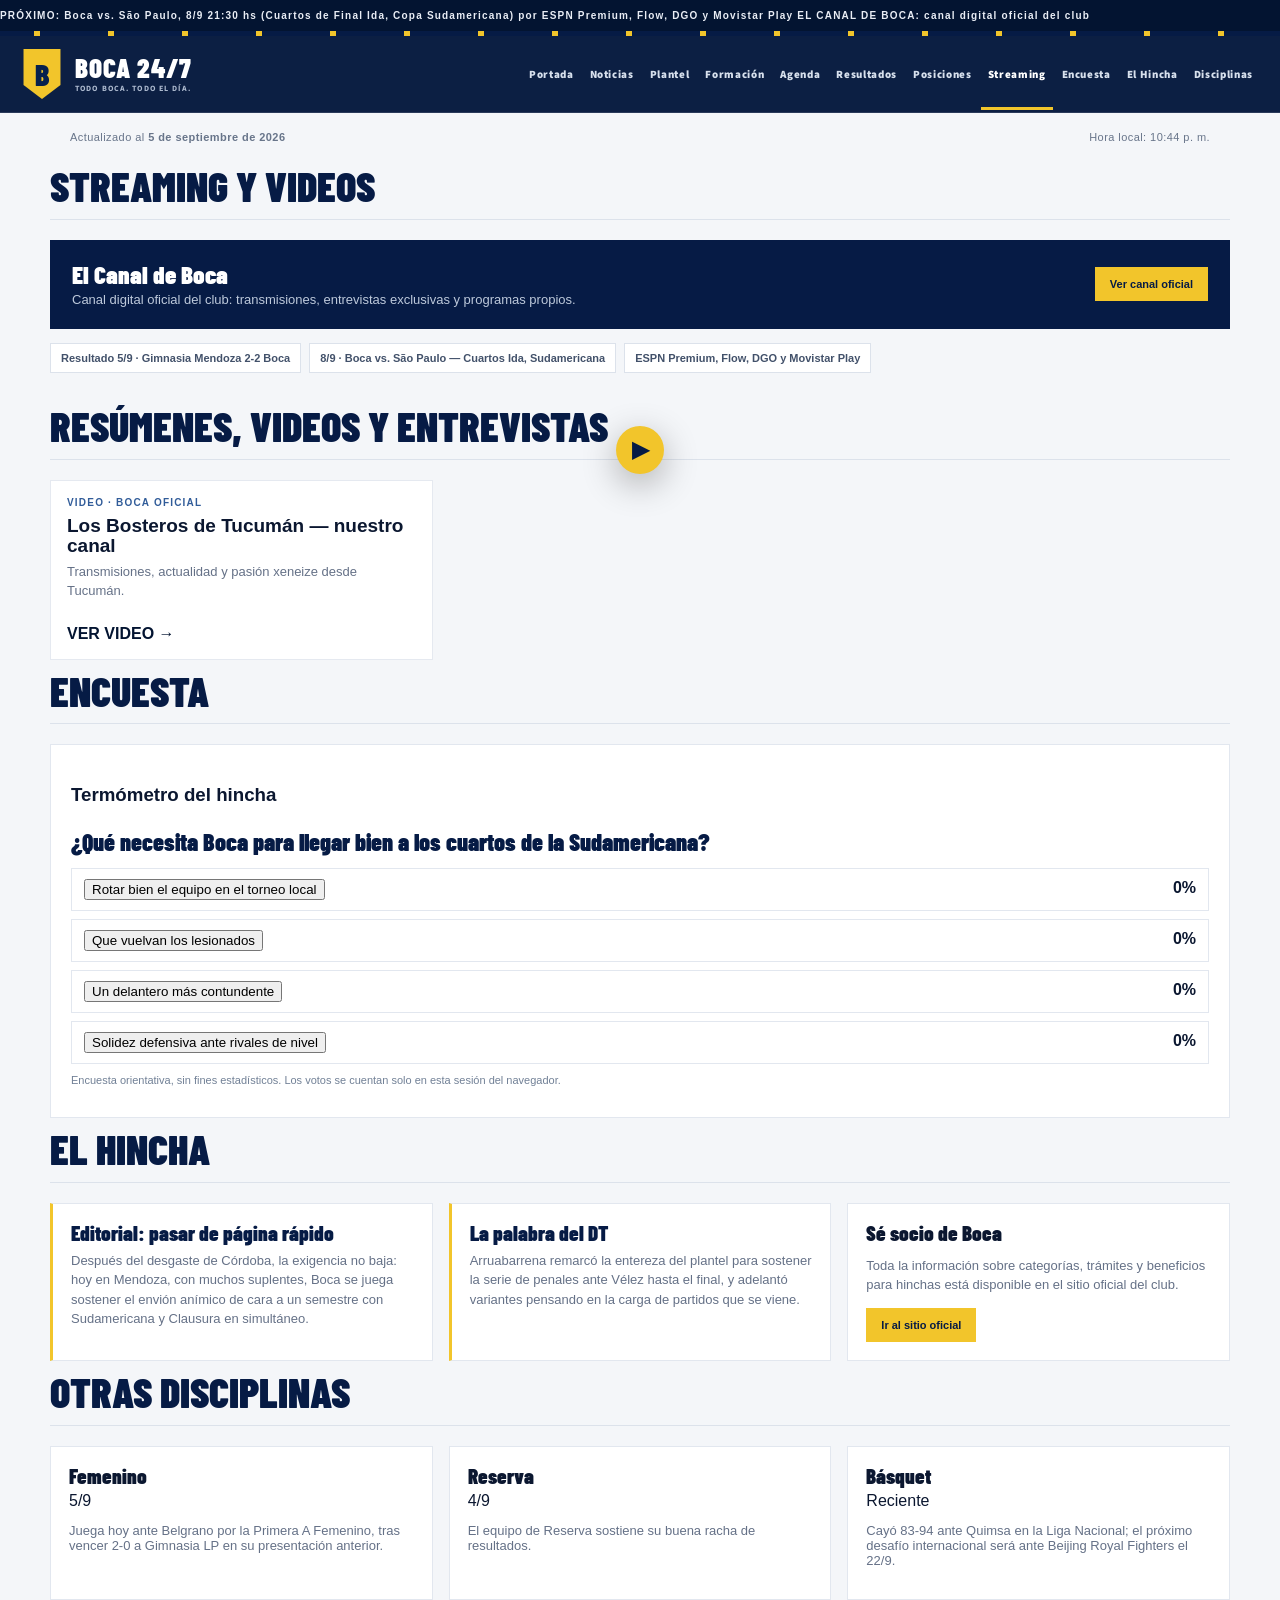
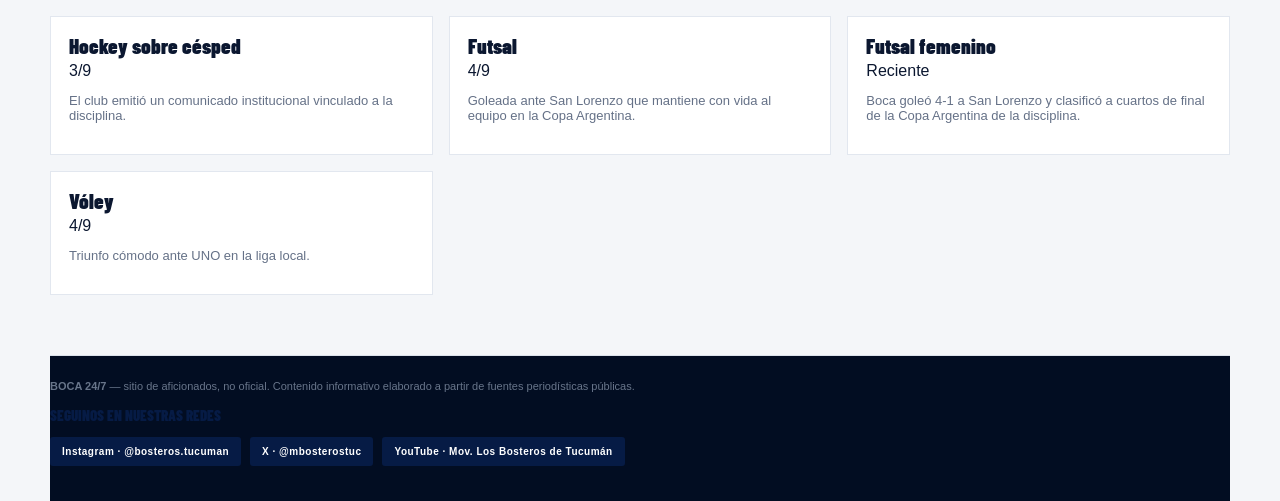
<file: index.html>
<!DOCTYPE html>
<html lang="es-AR">
<head>
<meta charset="UTF-8">
<meta name="viewport" content="width=device-width, initial-scale=1.0">
<title>Streaming, Encuesta y El Hincha — BOCA 24/7</title>
<link rel="preconnect" href="https://fonts.googleapis.com">
<link href="https://fonts.googleapis.com/css2?family=Barlow+Condensed:wght@500;600;700;800&family=Source+Sans+3:wght@400;500;600;700&display=swap" rel="stylesheet">
<link rel="stylesheet" href="styles.css">
</head>
<body>

<div class="ticker">
  <div class="ticker__track">
    <span><b>PRÓXIMO:</b> Boca vs. São Paulo, 8/9 21:30 hs (Cuartos de Final Ida, Copa Sudamericana) por ESPN Premium, Flow, DGO y Movistar Play</span>
    <span><b>EL CANAL DE BOCA:</b> canal digital oficial del club</span>
  </div>
</div>

<header class="site">
  <div class="stripe-bar stripes"></div>
  <div class="header-inner">
    <div class="brand">
      <div class="badge"><span>B</span></div>
      <div class="wordmark">BOCA 24/7<small>TODO BOCA. TODO EL DÍA.</small></div>
    </div>
    <nav class="main">
      <a href="index.html">Portada</a>
      <a href="noticias.html">Noticias</a>
      <a href="plantel.html">Plantel</a>
      <a href="plantel.html#formacion">Formación</a>
      <a href="posiciones.html#agenda">Agenda</a>
      <a href="posiciones.html#resultados">Resultados</a>
      <a href="posiciones.html#tabla">Posiciones</a>
      <a href="multimedia.html#streaming" class="active">Streaming</a>
      <a href="multimedia.html#encuesta">Encuesta</a>
      <a href="multimedia.html#hincha">El Hincha</a>
      <a href="multimedia.html#disciplinas">Disciplinas</a>
    </nav>
  </div>
</header>

<main>
  <div class="updated-row">
    <span>Actualizado al <b>5 de septiembre de 2026</b></span>
    <span id="clock"></span>
  </div>

  <section id="streaming">
    <div class="section-head"><h1>Streaming y videos</h1></div>
    <div class="stream-card">
      <div class="play">▶</div>
      <div>
        <h3>El Canal de Boca</h3>
        <p>Canal digital oficial del club: transmisiones, entrevistas exclusivas y programas propios.</p>
      </div>
      <a class="btn" href="https://www.youtube.com/@ElCanaldeBoca" target="_blank" rel="noopener">Ver canal oficial</a>
    </div>
    <div class="broadcast-row">
      <span class="chip">Resultado 5/9 · Gimnasia Mendoza 2-2 Boca</span>
      <span class="chip">8/9 · Boca vs. São Paulo — Cuartos Ida, Sudamericana</span>
      <span class="chip">ESPN Premium, Flow, DGO y Movistar Play</span>
    </div>
    <div class="section-head" style="margin-top:34px;"><h2>Resúmenes, videos y entrevistas</h2></div>
    <div id="videosDynamic" class="video-feed"><p>Cargando videos...</p></div>
  </section>

  <section id="encuesta">
    <div class="section-head"><h2>Encuesta</h2></div>
    <div class="poll">
      <h3>Termómetro del hincha</h3>
      <p class="q">¿Qué necesita Boca para llegar bien a los cuartos de la Sudamericana?</p>
      <div class="poll-opt"><button onclick="vote(this,0)"><span class="fill" style="width:0%"></span><span>Rotar bien el equipo en el torneo local</span></button><div class="pct" id="pct0">0%</div></div>
      <div class="poll-opt"><button onclick="vote(this,1)"><span class="fill" style="width:0%"></span><span>Que vuelvan los lesionados</span></button><div class="pct" id="pct1">0%</div></div>
      <div class="poll-opt"><button onclick="vote(this,2)"><span class="fill" style="width:0%"></span><span>Un delantero más contundente</span></button><div class="pct" id="pct2">0%</div></div>
      <div class="poll-opt"><button onclick="vote(this,3)"><span class="fill" style="width:0%"></span><span>Solidez defensiva ante rivales de nivel</span></button><div class="pct" id="pct3">0%</div></div>
      <p class="poll-note">Encuesta orientativa, sin fines estadísticos. Los votos se cuentan solo en esta sesión del navegador.</p>
    </div>
  </section>

  <section id="hincha">
    <div class="section-head"><h2>El Hincha</h2></div>
    <div class="hincha-grid">
      <div class="opinion">
        <h4>Editorial: pasar de página rápido</h4>
        <p>Después del desgaste de Córdoba, la exigencia no baja: hoy en Mendoza, con muchos suplentes, Boca se juega sostener el envión anímico de cara a un semestre con Sudamericana y Clausura en simultáneo.</p>
      </div>
      <div class="opinion">
        <h4>La palabra del DT</h4>
        <p>Arruabarrena remarcó la entereza del plantel para sostener la serie de penales ante Vélez hasta el final, y adelantó variantes pensando en la carga de partidos que se viene.</p>
      </div>
      <div class="member-card">
        <h4>Sé socio de Boca</h4>
        <p>Toda la información sobre categorías, trámites y beneficios para hinchas está disponible en el sitio oficial del club.</p>
        <a class="btn" href="https://www.bocajuniors.com.ar/" target="_blank" rel="noopener">Ir al sitio oficial</a>
      </div>
    </div>
  </section>

  <section id="disciplinas">
    <div class="section-head"><h2>Otras disciplinas</h2></div>
    <div class="disc-grid">
      <div class="disc-card"><h4>Femenino</h4><div class="d">5/9</div><p>Juega hoy ante Belgrano por la Primera A Femenino, tras vencer 2-0 a Gimnasia LP en su presentación anterior.</p></div>
      <div class="disc-card"><h4>Reserva</h4><div class="d">4/9</div><p>El equipo de Reserva sostiene su buena racha de resultados.</p></div>
      <div class="disc-card"><h4>Básquet</h4><div class="d">Reciente</div><p>Cayó 83-94 ante Quimsa en la Liga Nacional; el próximo desafío internacional será ante Beijing Royal Fighters el 22/9.</p></div>
      <div class="disc-card"><h4>Hockey sobre césped</h4><div class="d">3/9</div><p>El club emitió un comunicado institucional vinculado a la disciplina.</p></div>
      <div class="disc-card"><h4>Futsal</h4><div class="d">4/9</div><p>Goleada ante San Lorenzo que mantiene con vida al equipo en la Copa Argentina.</p></div>
      <div class="disc-card"><h4>Futsal femenino</h4><div class="d">Reciente</div><p>Boca goleó 4-1 a San Lorenzo y clasificó a cuartos de final de la Copa Argentina de la disciplina.</p></div>
      <div class="disc-card"><h4>Vóley</h4><div class="d">4/9</div><p>Triunfo cómodo ante UNO en la liga local.</p></div>
    </div>
  </section>
</main>

<footer>
  <b>BOCA 24/7</b> — sitio de aficionados, no oficial. Contenido informativo elaborado a partir de fuentes periodísticas públicas.

  <div class="social-title">Seguinos en nuestras redes</div>
  <div class="social-links" aria-label="Redes sociales de la agrupación">
    <a href="https://www.instagram.com/bosteros.tucuman/" target="_blank" rel="noopener noreferrer">Instagram · @bosteros.tucuman</a>
    <a href="https://x.com/mbosterostuc" target="_blank" rel="noopener noreferrer">X · @mbosterostuc</a>
    <a href="https://youtube.com/@movlosbosterosdetucuman" target="_blank" rel="noopener noreferrer">YouTube · Mov. Los Bosteros de Tucumán</a>
  </div>

</footer>

<script>
  function tick(){
    const d = new Date();
    document.getElementById('clock').textContent = 'Hora local: ' + d.toLocaleTimeString('es-AR', {hour:'2-digit', minute:'2-digit'});
  }
  tick(); setInterval(tick, 30000);

  let votes=[0,0,0,0];
  function vote(btn,i){
    votes[i]++;
    const total=votes.reduce((a,b)=>a+b,0);
    votes.forEach((v,idx)=>{
      const pct= total? Math.round(v/total*100):0;
      document.getElementById('pct'+idx).textContent=pct+'%';
      document.querySelectorAll('.poll-opt')[idx].querySelector('.fill').style.width=pct+'%';
    });
  }
</script>

<style>
.video-feed{display:grid;grid-template-columns:repeat(3,1fr);gap:16px}
.video-item{background:#fff;border:1px solid #e5e9f0;padding:16px;display:flex;flex-direction:column;min-height:180px}
.video-item .video-type{font-size:10px;font-weight:900;letter-spacing:.12em;color:#315c99;margin-bottom:8px}
.video-item h3{margin:0 0 8px;font-size:19px;line-height:1.05}
.video-item p{margin:0 0 14px;color:#657187;font-size:13px;line-height:1.45;flex:1}
.video-item a{font-weight:900;color:#031431;text-decoration:none}
@media(max-width:800px){.video-feed{grid-template-columns:1fr}}
</style>
<script>
(async()=>{
 try{
  const r=await fetch('noticias.json?v='+Date.now()); const d=await r.json();
  const videos=(d.videos||[]).slice(0,9);
  document.getElementById('videosDynamic').innerHTML=videos.length?videos.map(v=>`<article class="video-item"><div class="video-type">${v.tipo||'VIDEO'} · BOCA OFICIAL</div><h3>${String(v.titulo||'Video de Boca').replace(/[&<>]/g,'')}</h3><p>${String(v.descripcion||'Resumen, entrevista o contenido multimedia.').replace(/[&<>]/g,'')}</p><a href="${v.link||'#'}" target="_blank" rel="noopener">VER VIDEO →</a></article>`).join(''):'<p>No hay videos nuevos disponibles todavía.</p>';
 }catch(e){console.error(e)}
})();
</script>
</body>
</html>
</file>
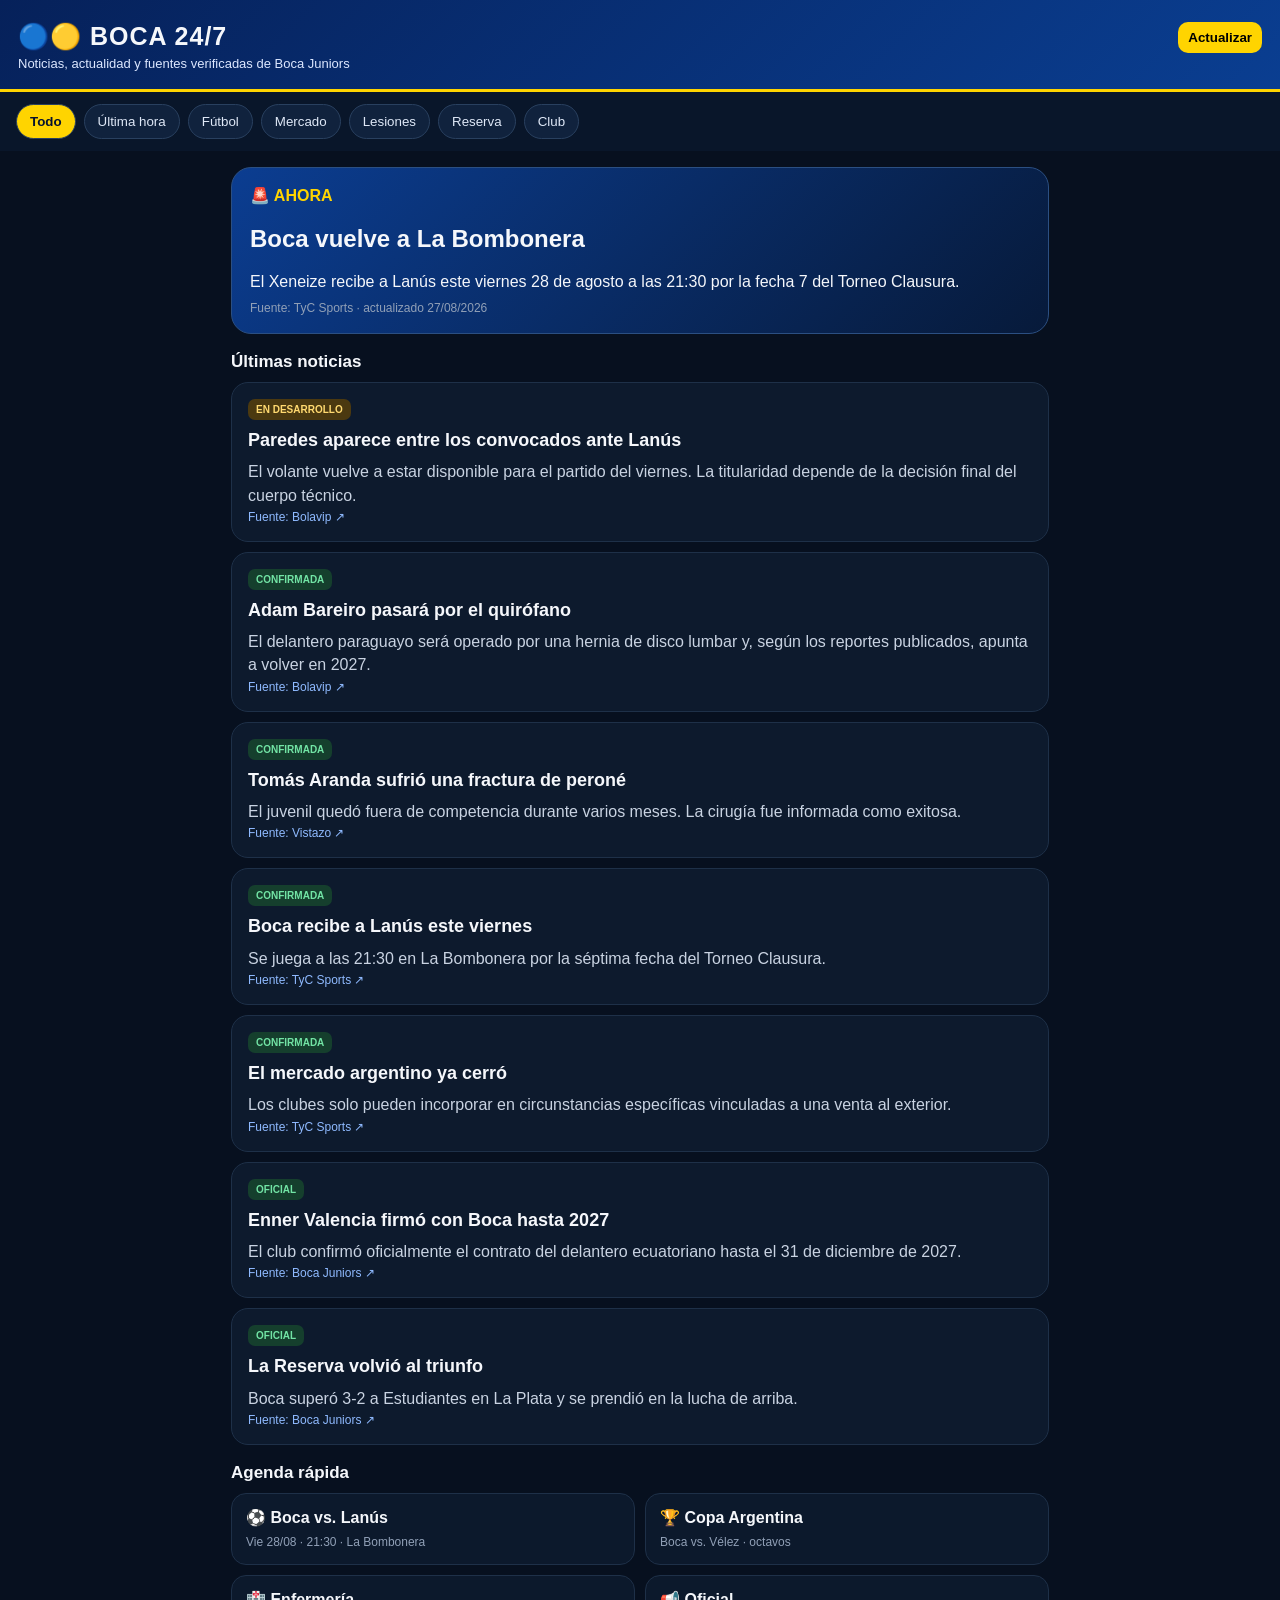
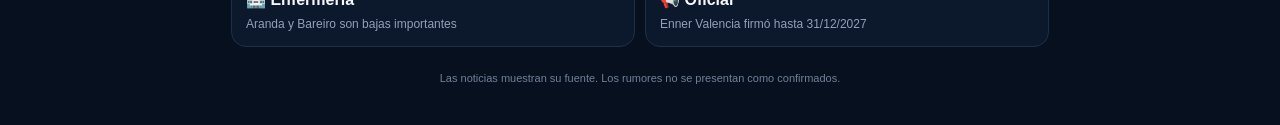
<file: Boca_24_7-2.html>
<!doctype html>
<html lang="es">
<head>
<meta charset="utf-8">
<meta name="viewport" content="width=device-width,initial-scale=1">
<title>Boca 24/7</title>
<style>
:root{--blue:#061a43;--blue2:#0b3d91;--yellow:#ffd400;--bg:#07101f;--card:#0d1a2d;--muted:#91a0b7;--white:#f5f7fb}
*{box-sizing:border-box}body{margin:0;background:var(--bg);color:var(--white);font-family:Arial,sans-serif}
header{background:linear-gradient(135deg,#06215a,#0a3e91);padding:22px 18px 18px;position:sticky;top:0;z-index:5;border-bottom:3px solid var(--yellow)}
.logo{font-weight:900;font-size:25px;letter-spacing:1px}.sub{color:#dce7ff;margin-top:5px;font-size:13px}
nav{display:flex;gap:8px;overflow:auto;padding:12px 16px;background:#09162a;position:sticky;top:78px;z-index:4}
nav button{white-space:nowrap;border:1px solid #29405f;background:#10223d;color:#dfe8f7;padding:9px 13px;border-radius:999px}nav button.active{background:var(--yellow);color:#06132e;font-weight:800}
main{max-width:850px;margin:auto;padding:16px}.hero{background:linear-gradient(135deg,#0b3d91,#071a3a);border:1px solid #2b4f82;border-radius:20px;padding:18px;margin-bottom:18px}
.hero b{color:var(--yellow)}h2{font-size:17px;margin:18px 0 10px}
.card{background:var(--card);border:1px solid #1e3048;border-radius:17px;padding:16px;margin:10px 0}.tag{display:inline-block;padding:5px 8px;border-radius:7px;font-size:10px;font-weight:900;background:#14325b;color:#b9d3ff}.ok{background:#153f2d;color:#72e4a5}.warn{background:#4b3910;color:#ffd970}
.title{font-size:18px;font-weight:800;line-height:1.25;margin:9px 0}.meta{font-size:12px;color:var(--muted)}.body{color:#c9d3e2;line-height:1.45;margin-top:8px}.source{margin-top:12px;color:#8fbaff;font-size:12px;text-decoration:none}
.grid{display:grid;grid-template-columns:repeat(2,1fr);gap:10px}.mini{background:#0c192c;border:1px solid #1e3048;border-radius:15px;padding:14px}.mini b{display:block;margin-bottom:5px}.refresh{float:right;background:var(--yellow);border:0;border-radius:10px;padding:8px 10px;font-weight:800}
footer{text-align:center;color:#718098;padding:25px;font-size:11px}
@media(max-width:600px){.grid{grid-template-columns:1fr}}
</style>
</head>
<body>
<header><button class="refresh" onclick="location.reload()">Actualizar</button><div class="logo">🔵🟡 BOCA 24/7</div><div class="sub">Noticias, actualidad y fuentes verificadas de Boca Juniors</div></header>
<nav id="nav"></nav>
<main>
<section class="hero"><b>🚨 AHORA</b><h1>Boca vuelve a La Bombonera</h1><div>El Xeneize recibe a Lanús este viernes 28 de agosto a las 21:30 por la fecha 7 del Torneo Clausura.</div><div class="meta" style="margin-top:10px">Fuente: TyC Sports · actualizado 27/08/2026</div></section>
<h2>Últimas noticias</h2><div id="news"></div>
<h2>Agenda rápida</h2><div class="grid">
<div class="mini"><b>⚽ Boca vs. Lanús</b><span class="meta">Vie 28/08 · 21:30 · La Bombonera</span></div>
<div class="mini"><b>🏆 Copa Argentina</b><span class="meta">Boca vs. Vélez · octavos</span></div>
<div class="mini"><b>🏥 Enfermería</b><span class="meta">Aranda y Bareiro son bajas importantes</span></div>
<div class="mini"><b>📢 Oficial</b><span class="meta">Enner Valencia firmó hasta 31/12/2027</span></div>
</div>
<footer>Las noticias muestran su fuente. Los rumores no se presentan como confirmados.</footer>
</main>
<script>
const cats=["Todo","Última hora","Fútbol","Mercado","Lesiones","Reserva","Club"];
const items=[
{c:"Última hora",s:"EN DESARROLLO",t:"Paredes aparece entre los convocados ante Lanús",d:"El volante vuelve a estar disponible para el partido del viernes. La titularidad depende de la decisión final del cuerpo técnico.",src:"Bolavip",u:"https://bolavip.com/ar/boca/boca-hoy-convocados-vs-lanus-vuelve-leandro-paredes-aparece-matias-satas-y-mas"},
{c:"Lesiones",s:"CONFIRMADA",t:"Adam Bareiro pasará por el quirófano",d:"El delantero paraguayo será operado por una hernia de disco lumbar y, según los reportes publicados, apunta a volver en 2027.",src:"Bolavip",u:"https://bolavip.com/ar/boca/adam-bareiro-tomo-la-decision-de-operarse-no-podra-jugar-en-boca-hasta-2027"},
{c:"Lesiones",s:"CONFIRMADA",t:"Tomás Aranda sufrió una fractura de peroné",d:"El juvenil quedó fuera de competencia durante varios meses. La cirugía fue informada como exitosa.",src:"Vistazo",u:"https://www.vistazo.com/deportes/2026-08-26-tomas-aranda-companero-enner-valencia-boca-juniors-fractura-fuera-varios-meses-CI11191553"},
{c:"Fútbol",s:"CONFIRMADA",t:"Boca recibe a Lanús este viernes",d:"Se juega a las 21:30 en La Bombonera por la séptima fecha del Torneo Clausura.",src:"TyC Sports",u:"https://www.tycsports.com/liga-profesional-de-futbol/argentina-torneo-clausura-2026-boca-juniors-vs-lanus-fecha-7-id757268.html"},
{c:"Mercado",s:"CONFIRMADA",t:"El mercado argentino ya cerró",d:"Los clubes solo pueden incorporar en circunstancias específicas vinculadas a una venta al exterior.",src:"TyC Sports",u:"https://www.tycsports.com/liga-profesional-de-futbol/mercado-de-pases-argentina-julio-agosto-2026-id749495.html"},
{c:"Club",s:"OFICIAL",t:"Enner Valencia firmó con Boca hasta 2027",d:"El club confirmó oficialmente el contrato del delantero ecuatoriano hasta el 31 de diciembre de 2027.",src:"Boca Juniors",u:"https://www.bocajuniors.com.ar/noticias/comunicado-enner-valencia"},
{c:"Reserva",s:"OFICIAL",t:"La Reserva volvió al triunfo",d:"Boca superó 3-2 a Estudiantes en La Plata y se prendió en la lucha de arriba.",src:"Boca Juniors",u:"https://www.bocajuniors.com.ar/noticias"}
];
const nav=document.getElementById("nav"), box=document.getElementById("news");
function renderNav(){nav.innerHTML=cats.map((x,i)=>`<button class="${i===0?'active':''}" onclick="filter('${x}',this)">${x}</button>`).join("")}
function render(list){box.innerHTML=list.map(n=>`<article class="card"><span class="tag ${n.s==='CONFIRMADA'||n.s==='OFICIAL'?'ok':'warn'}">${n.s}</span><div class="title">${n.t}</div><div class="body">${n.d}</div><a class="source" href="${n.u}" target="_blank" rel="noopener">Fuente: ${n.src} ↗</a></article>`).join("")}
function filter(c,b){document.querySelectorAll("nav button").forEach(x=>x.classList.remove("active"));b.classList.add("active");render(c==="Todo"?items:items.filter(x=>x.c===c))}
renderNav();render(items);
</script>
</body></html>
</file>
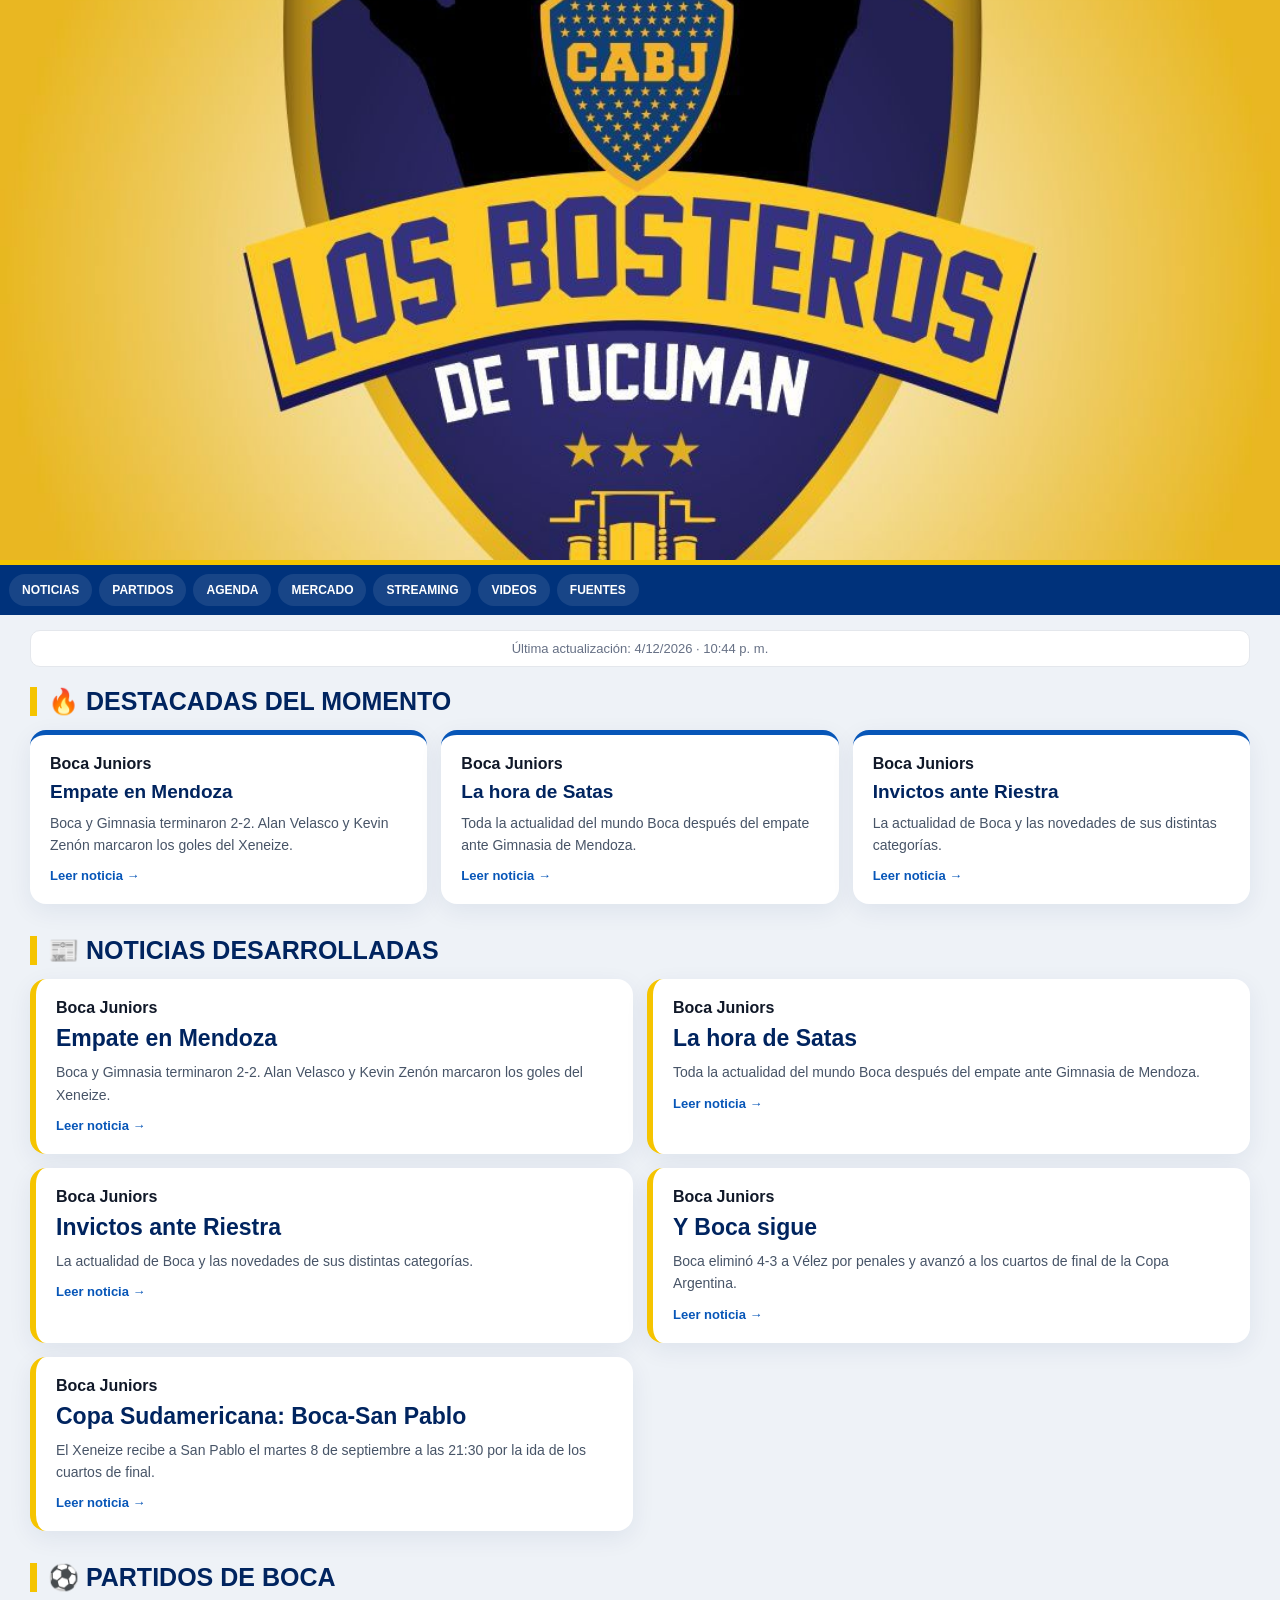
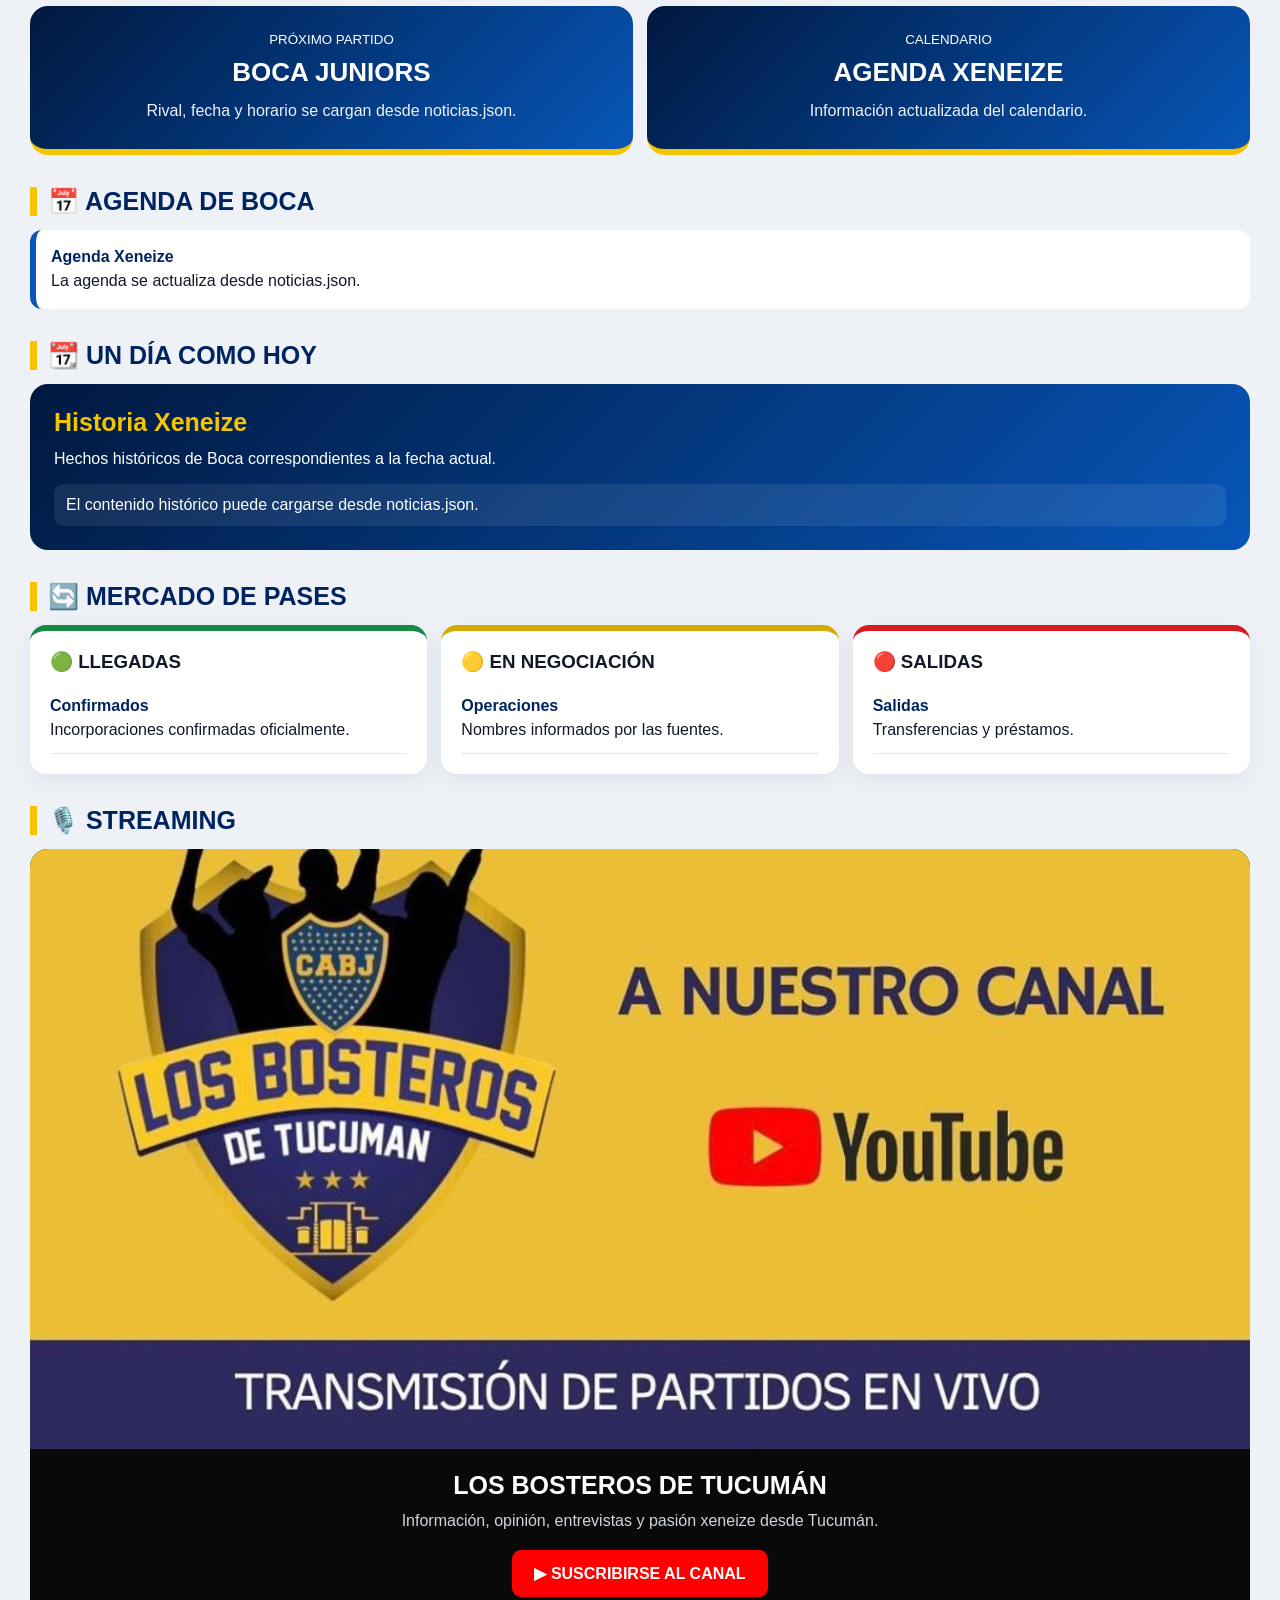
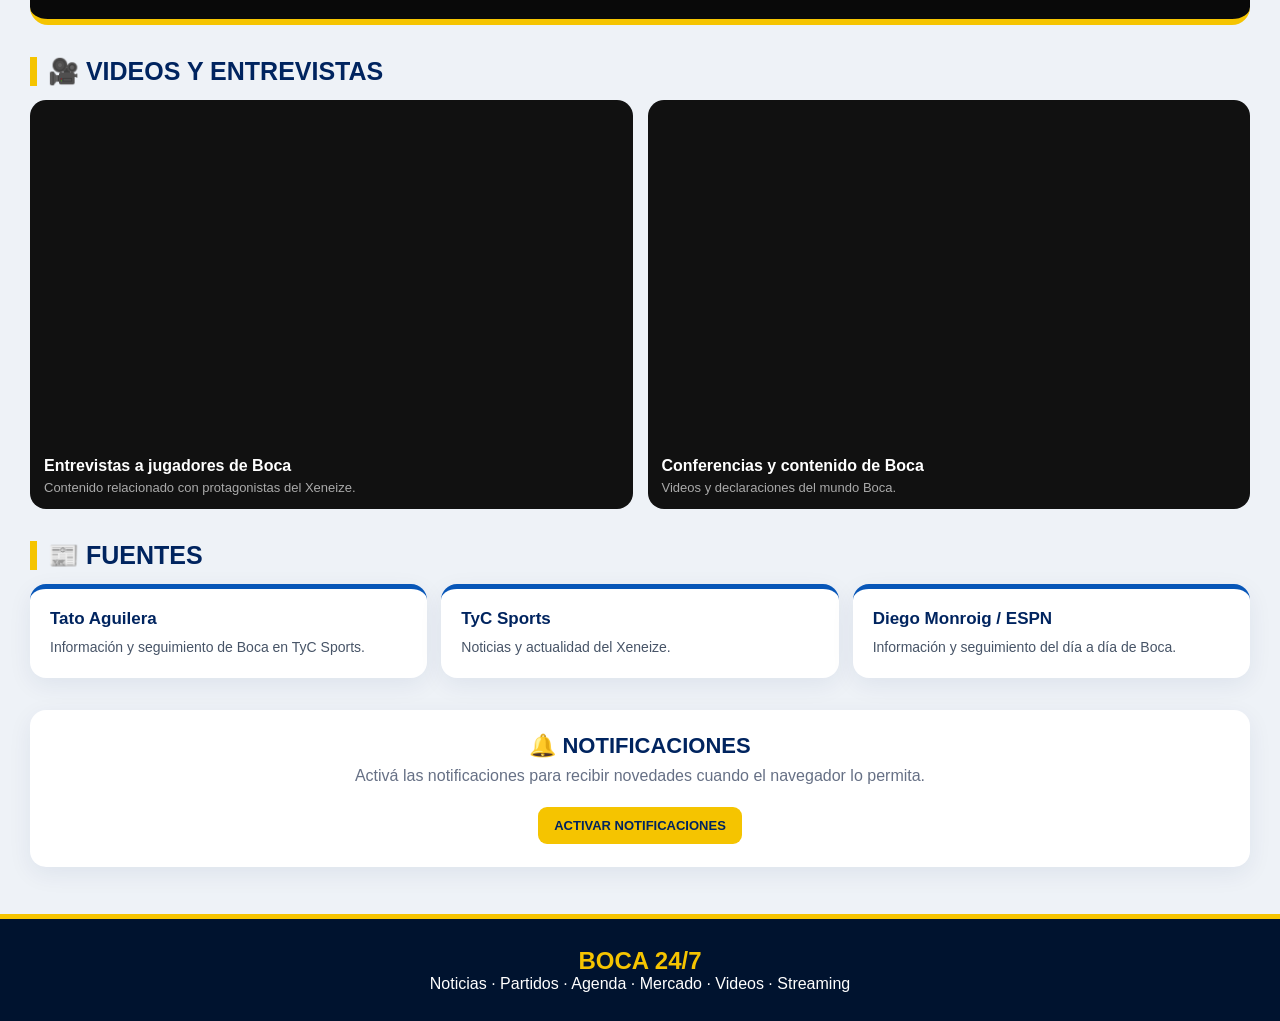
<file: index-1.html>
<!doctype html>
<html lang="es">
<head>
<meta charset="utf-8">
<meta name="viewport" content="width=device-width,initial-scale=1">
<title>BOCA 24/7</title>
<meta name="description" content="Noticias, partidos, agenda, mercado, videos y streaming de Boca Juniors.">
<style>
:root{--a:#00245f;--b:#0756b8;--y:#f5c400;--r:#d71920;--g:#168a45;--bg:#eef2f7}
*{box-sizing:border-box;margin:0;padding:0}body{font-family:Arial,sans-serif;background:var(--bg);color:#101828}a{text-decoration:none}img{display:block;max-width:100%}
.portada{width:100%;background:#00183f;border-bottom:5px solid var(--y);overflow:hidden}.portada img{width:100%;height:auto;max-height:560px;object-fit:cover}
nav{position:sticky;top:0;z-index:10;background:#00327b;padding:9px;display:flex;gap:7px;overflow:auto}nav a{color:white;padding:9px 13px;border-radius:20px;background:#ffffff18;font-size:12px;font-weight:900;white-space:nowrap}
main{max-width:1250px;margin:auto;padding:15px}.actualizado{background:white;border:1px solid #e4e7ec;border-radius:10px;padding:10px;text-align:center;color:#667085;font-size:13px;margin-bottom:20px}
section{margin-bottom:32px}.titulo{border-left:7px solid var(--y);padding-left:11px;color:var(--a);font-size:25px;margin-bottom:14px}
.grid{display:grid;grid-template-columns:repeat(3,1fr);gap:14px}.card,.des,.fuente{background:white;border-radius:16px;padding:20px;box-shadow:0 7px 25px #00245f12}.card{border-top:5px solid var(--b)}.card h3,.des h3{color:var(--a);font-size:19px;line-height:1.3;margin:7px 0}.card p,.des p,.fuente span{color:#475467;line-height:1.6;font-size:14px}.leer{display:inline-block;margin-top:12px;color:var(--b);font-weight:900;font-size:13px}
.desgrid{display:grid;grid-template-columns:1fr 1fr;gap:14px}.des{border-left:6px solid var(--y)}.des h3{font-size:23px}.btn{display:inline-block;background:var(--a);color:white;padding:11px 16px;border-radius:9px;font-weight:900;font-size:13px;margin-top:14px}.yellow{background:var(--y);color:var(--a)}
.partidos{display:grid;grid-template-columns:repeat(2,1fr);gap:14px}.partido{background:linear-gradient(135deg,#00183f,#0756b8);color:white;padding:24px;border-radius:18px;text-align:center;border-bottom:6px solid var(--y)}.partido h3{font-size:26px;margin:9px}.partido p{line-height:1.7;color:#edf2fa}
.agenda{display:grid;gap:10px}.evento{background:white;border-left:6px solid var(--b);border-radius:12px;padding:15px;line-height:1.55}.evento strong{color:var(--a)}
.historia{background:linear-gradient(135deg,#00183f,#0756b8);color:white;padding:24px;border-radius:18px}.historia h3{color:var(--y);font-size:25px;margin-bottom:8px}.historia p{line-height:1.7}.historia div{background:#ffffff14;padding:12px;border-radius:9px;margin-top:12px}
.mercado{display:grid;grid-template-columns:repeat(3,1fr);gap:14px}.estado{background:white;border-radius:16px;padding:20px;box-shadow:0 7px 25px #00245f12}.estado h3{margin-bottom:10px}.llegadas{border-top:6px solid var(--g)}.neg{border-top:6px solid #d4aa00}.salidas{border-top:6px solid var(--r)}.mov{padding:11px 0;border-bottom:1px solid #e4e7ec;line-height:1.5}.mov strong{color:var(--a)}
.streaming{background:#090909;border-radius:18px;overflow:hidden;border-bottom:6px solid var(--y);color:white}.streaming img{width:100%;height:auto;max-height:600px;object-fit:cover}.streaminfo{text-align:center;padding:22px}.streaminfo h3{font-size:25px}.streaminfo p{color:#d0d5dd;margin-top:8px;line-height:1.6}.sus{display:inline-block;margin-top:16px;background:#f00;color:white;padding:14px 22px;border-radius:9px;font-weight:900}
.videos{display:grid;grid-template-columns:1fr 1fr;gap:15px}.video{background:#111;color:white;border-radius:16px;overflow:hidden}.video iframe{width:100%;aspect-ratio:16/9;border:0}.video div{padding:14px}.video p{color:#aaa;margin-top:5px;font-size:13px}
.fuentes{display:grid;grid-template-columns:repeat(3,1fr);gap:14px}.fuente{border-top:5px solid var(--b);color:var(--a)}.fuente strong{display:block;font-size:17px;margin-bottom:7px}
.notif{text-align:center;background:white;padding:23px;border-radius:16px;box-shadow:0 7px 25px #00245f12}.notif h3{color:var(--a);font-size:22px}.notif p{color:#667085;margin:8px}.notif button{border:0;cursor:pointer}
footer{background:#00132f;color:white;text-align:center;padding:28px;border-top:5px solid var(--y)}footer strong{color:var(--y);font-size:24px}
@media(max-width:800px){.grid,.mercado,.fuentes{grid-template-columns:1fr 1fr}.desgrid,.partidos,.videos{grid-template-columns:1fr}}
@media(max-width:560px){.grid,.mercado,.fuentes{grid-template-columns:1fr}.titulo{font-size:21px}.portada img{min-height:140px}.des h3{font-size:20px}}
</style>
</head>
<body>

<div class="portada"><img src="IMG-20260829-WA0001.jpg" alt="BOCA 24/7"></div>

<nav>
<a href="#noticias">NOTICIAS</a><a href="#partidos">PARTIDOS</a><a href="#agenda">AGENDA</a><a href="#mercado">MERCADO</a><a href="#streaming">STREAMING</a><a href="#videos">VIDEOS</a><a href="#fuentes">FUENTES</a>
</nav>

<main>
<div class="actualizado" id="actualizado">Actualizando...</div>

<section id="noticias"><h2 class="titulo">🔥 DESTACADAS DEL MOMENTO</h2>
<div class="grid" id="destacadas">
<article class="card"><b>BOCA JUNIORS</b><h3>Actualidad del Xeneize</h3><p>Noticias y novedades del día.</p><a class="leer" href="https://www.bocajuniors.com.ar/noticias" target="_blank">Ver información →</a></article>
<article class="card"><b>TYC SPORTS</b><h3>Noticias de Boca</h3><p>Seguimiento y actualidad del equipo.</p><a class="leer" href="https://www.tycsports.com/boca-juniors.html" target="_blank">Ver fuente →</a></article>
<article class="card"><b>ESPN</b><h3>El día a día</h3><p>Información y protagonistas.</p><a class="leer" href="https://www.espn.com.ar/futbol/equipo/_/id/5/boca-juniors" target="_blank">Ver fuente →</a></article>
</div></section>

<section><h2 class="titulo">📰 NOTICIAS DESARROLLADAS</h2>
<div class="desgrid" id="desarrolladas">
<article class="des"><h3>La actualidad de Boca, en un solo lugar</h3><p>Esta sección recibe noticias desde noticias.json y las muestra con título, desarrollo y enlace a la fuente original.</p><a class="btn" href="https://www.bocajuniors.com.ar/noticias" target="_blank">LEER NOTICIAS</a></article>
<article class="des"><h3>Declaraciones y protagonistas</h3><p>Seguimiento de jugadores, cuerpo técnico y toda la información xeneize disponible.</p><a class="btn" href="https://www.tycsports.com/boca-juniors.html" target="_blank">VER ACTUALIDAD</a></article>
</div></section>

<section id="partidos"><h2 class="titulo">⚽ PARTIDOS DE BOCA</h2>
<div class="partidos" id="listaPartidos">
<article class="partido"><small>PRÓXIMO PARTIDO</small><h3>BOCA JUNIORS</h3><p>Rival, fecha y horario se cargan desde noticias.json.</p></article>
<article class="partido"><small>CALENDARIO</small><h3>AGENDA XENEIZE</h3><p>Información actualizada del calendario.</p></article>
</div></section>

<section id="agenda"><h2 class="titulo">📅 AGENDA DE BOCA</h2><div class="agenda" id="agendaLista"><div class="evento"><strong>Agenda Xeneize</strong><br>La agenda se actualiza desde noticias.json.</div></div></section>

<section><h2 class="titulo">📆 UN DÍA COMO HOY</h2><div class="historia"><h3>Historia Xeneize</h3><p>Hechos históricos de Boca correspondientes a la fecha actual.</p><div id="historiaLista">El contenido histórico puede cargarse desde noticias.json.</div></div></section>

<section id="mercado"><h2 class="titulo">🔄 MERCADO DE PASES</h2>
<div class="mercado">
<div class="estado llegadas"><h3>🟢 LLEGADAS</h3><div id="llegadas"><div class="mov"><strong>Confirmados</strong><br>Incorporaciones confirmadas oficialmente.</div></div></div>
<div class="estado neg"><h3>🟡 EN NEGOCIACIÓN</h3><div id="negociaciones"><div class="mov"><strong>Operaciones</strong><br>Nombres informados por las fuentes.</div></div></div>
<div class="estado salidas"><h3>🔴 SALIDAS</h3><div id="salidas"><div class="mov"><strong>Salidas</strong><br>Transferencias y préstamos.</div></div></div>
</div></section>

<section id="streaming"><h2 class="titulo">🎙️ STREAMING</h2>
<div class="streaming">
<img src="IMG-20260829-WA0003.jpg" alt="Los Bosteros de Tucumán">
<div class="streaminfo"><h3>LOS BOSTEROS DE TUCUMÁN</h3><p>Información, opinión, entrevistas y pasión xeneize desde Tucumán.</p>
<a class="sus" href="https://youtube.com/@movlosbosterosdetucuman?si=MRy4tvwTD-PEwTpH" target="_blank">▶ SUSCRIBIRSE AL CANAL</a></div>
</div></section>

<section id="videos"><h2 class="titulo">🎥 VIDEOS Y ENTREVISTAS</h2>
<div class="videos">
<div class="video"><iframe src="https://www.youtube.com/embed?listType=search&list=Boca+Juniors+entrevista+jugadores" title="Entrevistas jugadores Boca" allowfullscreen></iframe><div><b>Entrevistas a jugadores de Boca</b><p>Contenido relacionado con protagonistas del Xeneize.</p></div></div>
<div class="video"><iframe src="https://www.youtube.com/embed?listType=search&list=Boca+Juniors+conferencia+prensa" title="Boca conferencia de prensa" allowfullscreen></iframe><div><b>Conferencias y contenido de Boca</b><p>Videos y declaraciones del mundo Boca.</p></div></div>
</div></section>

<section id="fuentes"><h2 class="titulo">📰 FUENTES</h2>
<div class="fuentes">
<a class="fuente" href="https://www.tycsports.com/boca-juniors.html" target="_blank"><strong>Tato Aguilera</strong><span>Información y seguimiento de Boca en TyC Sports.</span></a>
<a class="fuente" href="https://www.tycsports.com/boca-juniors.html" target="_blank"><strong>TyC Sports</strong><span>Noticias y actualidad del Xeneize.</span></a>
<a class="fuente" href="https://www.espn.com.ar/futbol/equipo/_/id/5/boca-juniors" target="_blank"><strong>Diego Monroig / ESPN</strong><span>Información y seguimiento del día a día de Boca.</span></a>
</div></section>

<section><div class="notif"><h3>🔔 NOTIFICACIONES</h3><p>Activá las notificaciones para recibir novedades cuando el navegador lo permita.</p><button id="notificar" class="btn yellow">ACTIVAR NOTIFICACIONES</button><div id="estadoNotif"></div></div></section>
</main>

<footer><strong>BOCA 24/7</strong><p>Noticias · Partidos · Agenda · Mercado · Videos · Streaming</p></footer>

<script>
function hora(){let d=new Date();document.getElementById("actualizado").textContent="Última actualización: "+d.toLocaleDateString("es-AR")+" · "+d.toLocaleTimeString("es-AR",{hour:"2-digit",minute:"2-digit"})}
hora();setInterval(hora,60000);

function e(t){let x=document.createElement("div");x.textContent=t||"";return x.innerHTML}
function link(u){return u?'<a class="leer" target="_blank" rel="noopener" href="'+e(u)+'">Leer noticia →</a>':""}

async function cargar(){
 try{
  let r=await fetch("noticias.json?"+Date.now(),{cache:"no-store"});if(!r.ok)throw 0;
  let d=await r.json(),n=Array.isArray(d.noticias)?d.noticias:[];
  if(n.length){
   document.getElementById("destacadas").innerHTML=n.slice(0,3).map(x=>'<article class="card"><b>'+e(x.fuente||"Boca")+'</b><h3>'+e(x.titulo)+'</h3><p>'+e(x.contenido||x.descripcion)+'</p>'+link(x.link)+'</article>').join("");
   document.getElementById("desarrolladas").innerHTML=n.slice(0,6).map(x=>'<article class="des"><b>'+e(x.fuente||"Boca")+'</b><h3>'+e(x.titulo)+'</h3><p>'+e(x.contenido||x.descripcion)+'</p>'+link(x.link)+'</article>').join("");
  }
  if(Array.isArray(d.partidos)&&d.partidos.length)document.getElementById("listaPartidos").innerHTML=d.partidos.slice(0,4).map(x=>'<article class="partido"><small>'+e(x.competencia||"BOCA")+'</small><h3>'+e(x.partido||x.titulo)+'</h3><p>'+e(x.fecha||"Fecha a confirmar")+'<br>'+e(x.hora||"Horario a confirmar")+'<br>'+e(x.estadio||"Estadio a confirmar")+'</p></article>').join("");
  if(Array.isArray(d.agenda)&&d.agenda.length)document.getElementById("agendaLista").innerHTML=d.agenda.map(x=>'<div class="evento"><strong>'+e(x.titulo)+'</strong><br>'+e(x.detalle||x.fecha)+'</div>').join("");
  if(Array.isArray(d.unDiaComoHoy)&&d.unDiaComoHoy.length)document.getElementById("historiaLista").innerHTML=d.unDiaComoHoy.map(x=>'<div><strong>'+e(x.titulo)+'</strong><br>'+e(x.contenido)+'</div>').join("");
  let m=d.mercado||{};["llegadas","negociaciones","salidas"].forEach(k=>{if(Array.isArray(m[k])&&m[k].length)document.getElementById(k).innerHTML=m[k].map(x=>'<div class="mov"><strong>'+e(x.nombre||x.titulo)+'</strong><br>'+e(x.detalle||x.estado)+'</div>').join("")});
 }catch(x){}
}
cargar();setInterval(cargar,15*60*1000);

document.getElementById("notificar").onclick=async()=>{
 let s=document.getElementById("estadoNotif");
 if(!("Notification"in window)){s.textContent="Este navegador no permite notificaciones.";return}
 let p=await Notification.requestPermission();
 s.textContent=p==="granted"?"Notificaciones activadas.":"Notificaciones no autorizadas.";
};
</script>
</body>
</html>
</file>
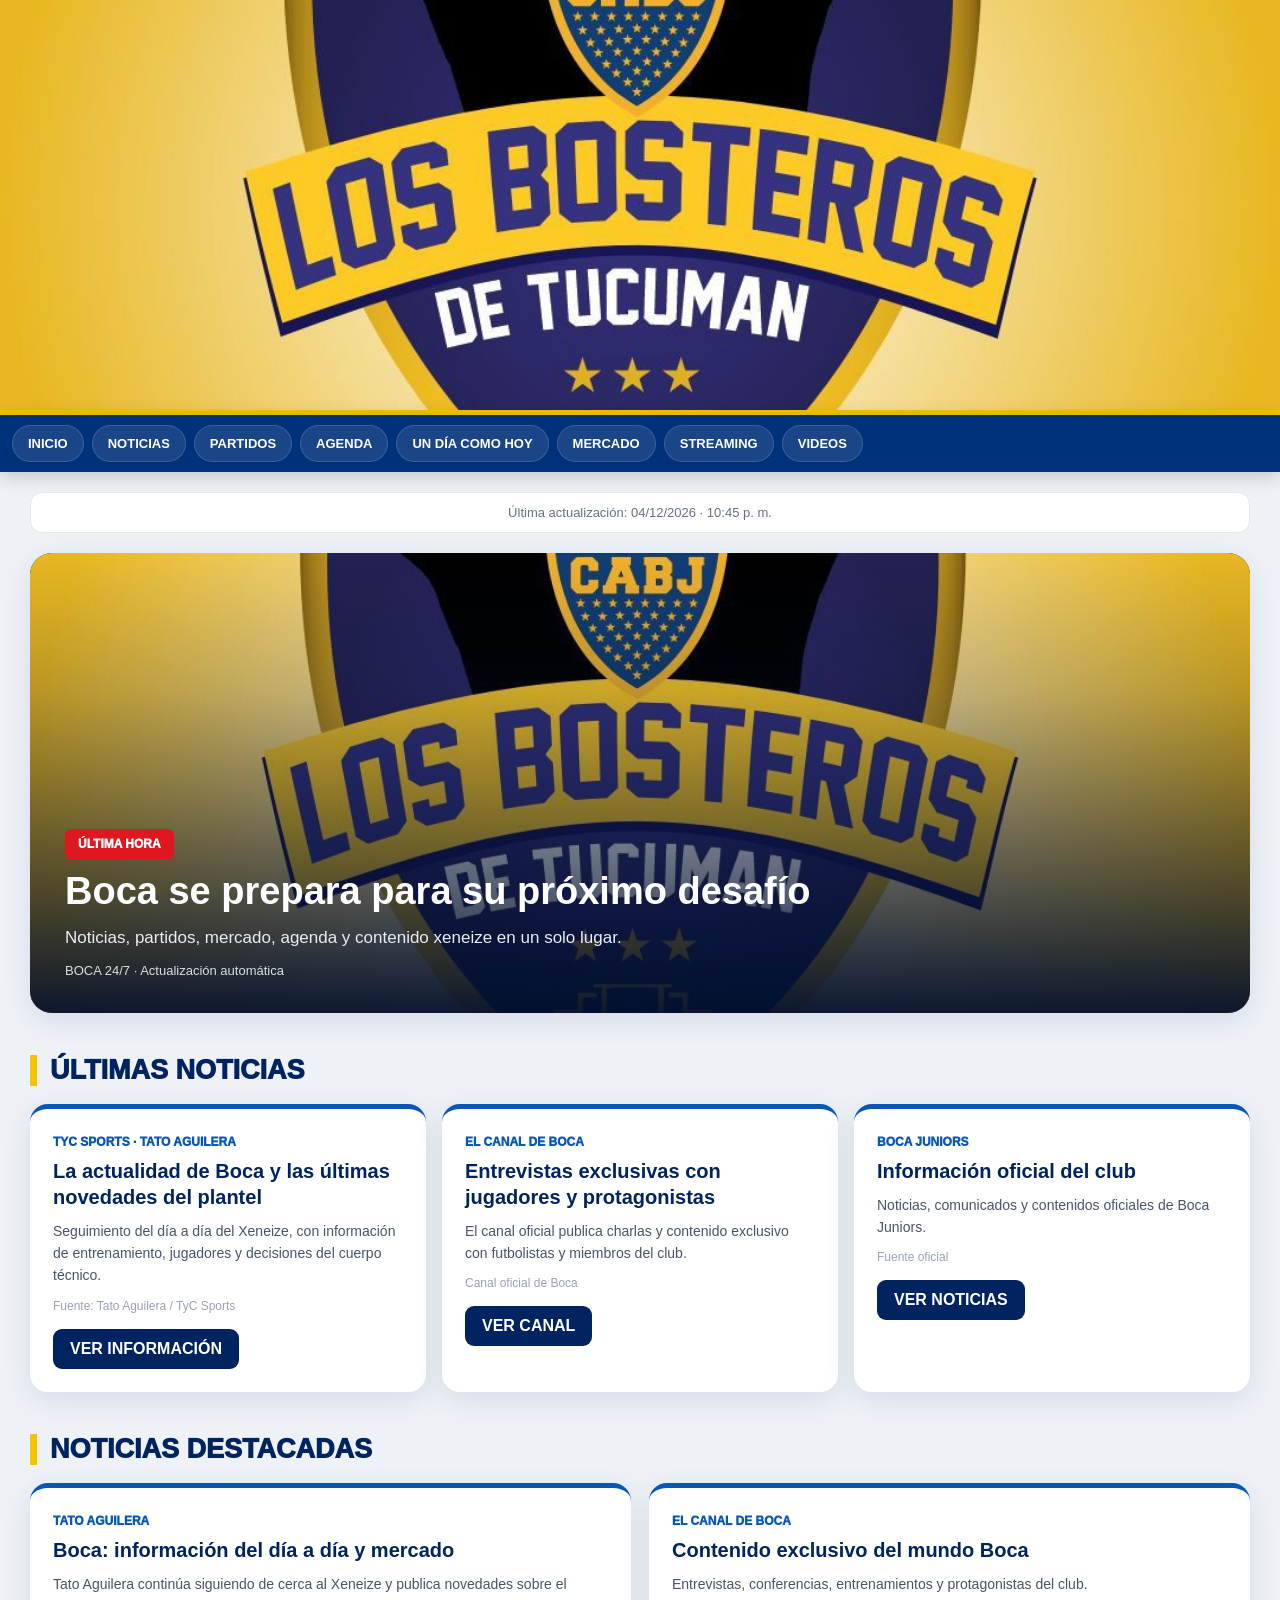
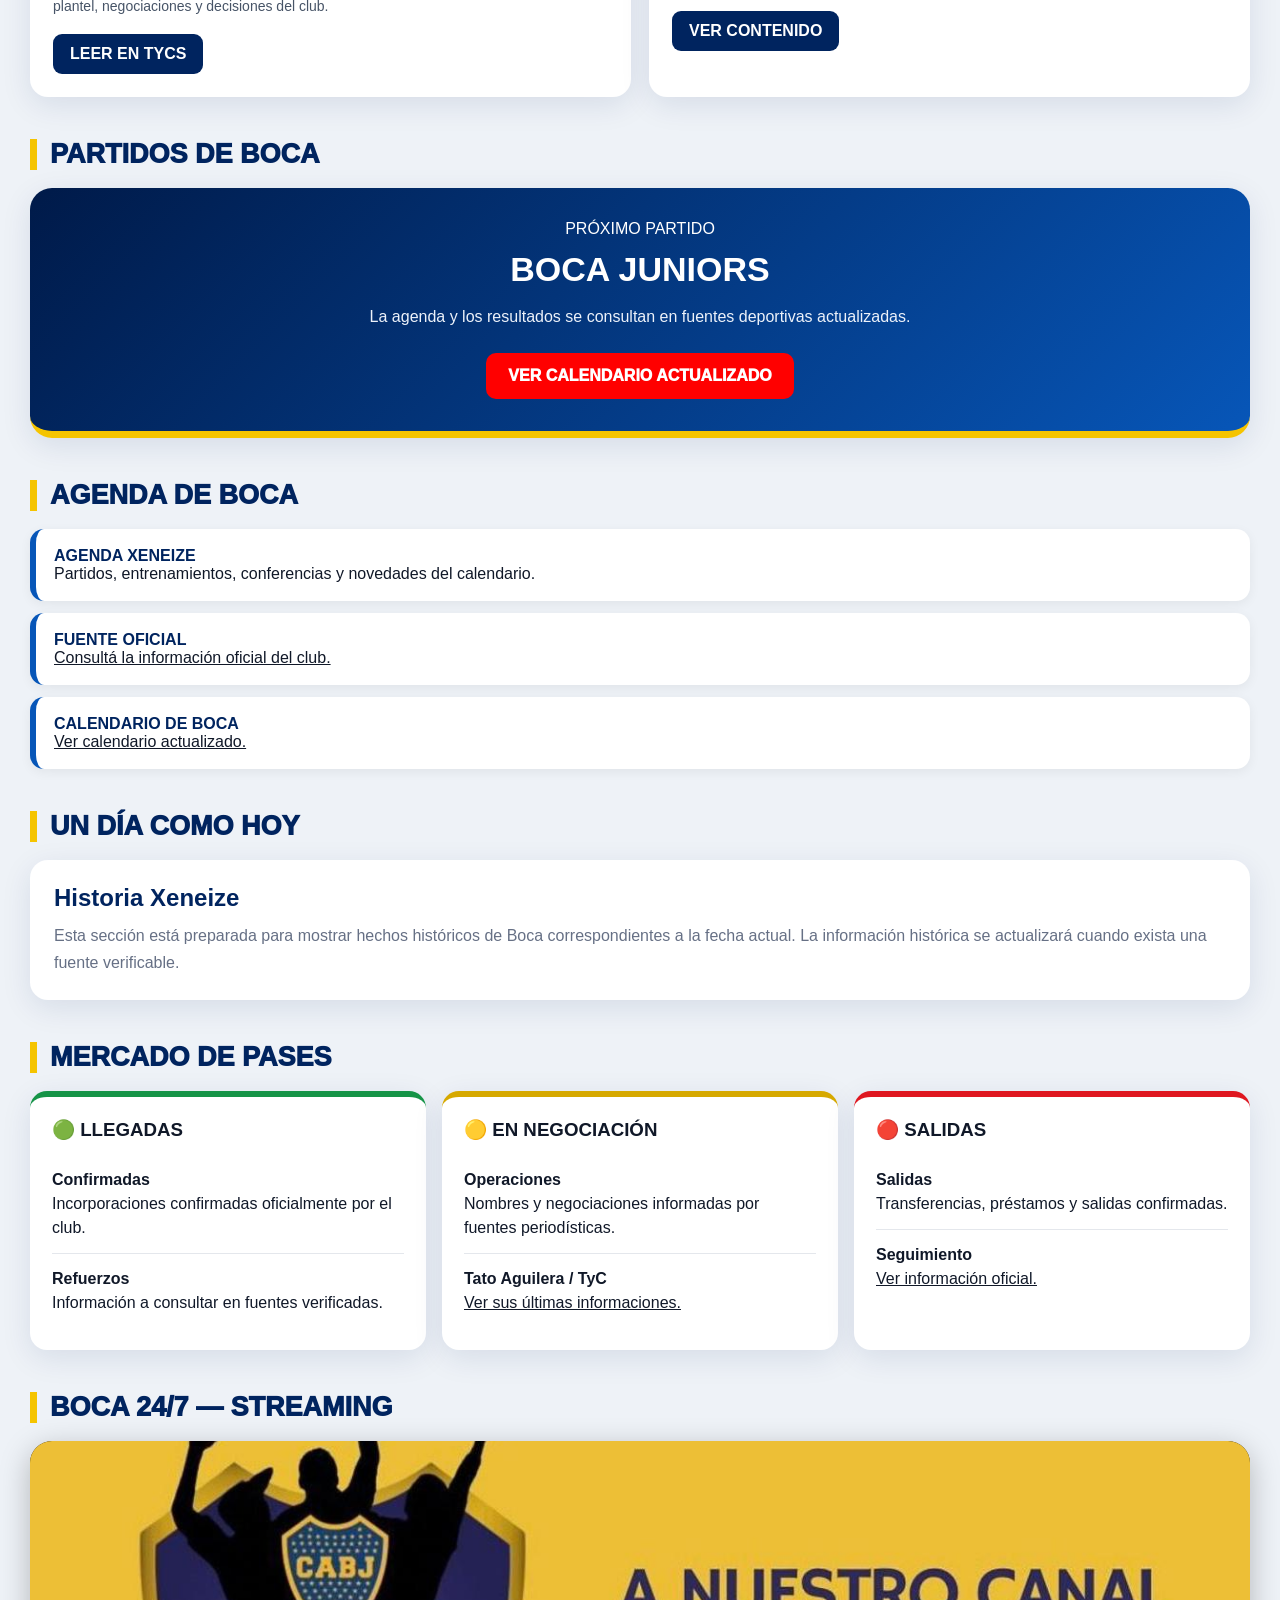
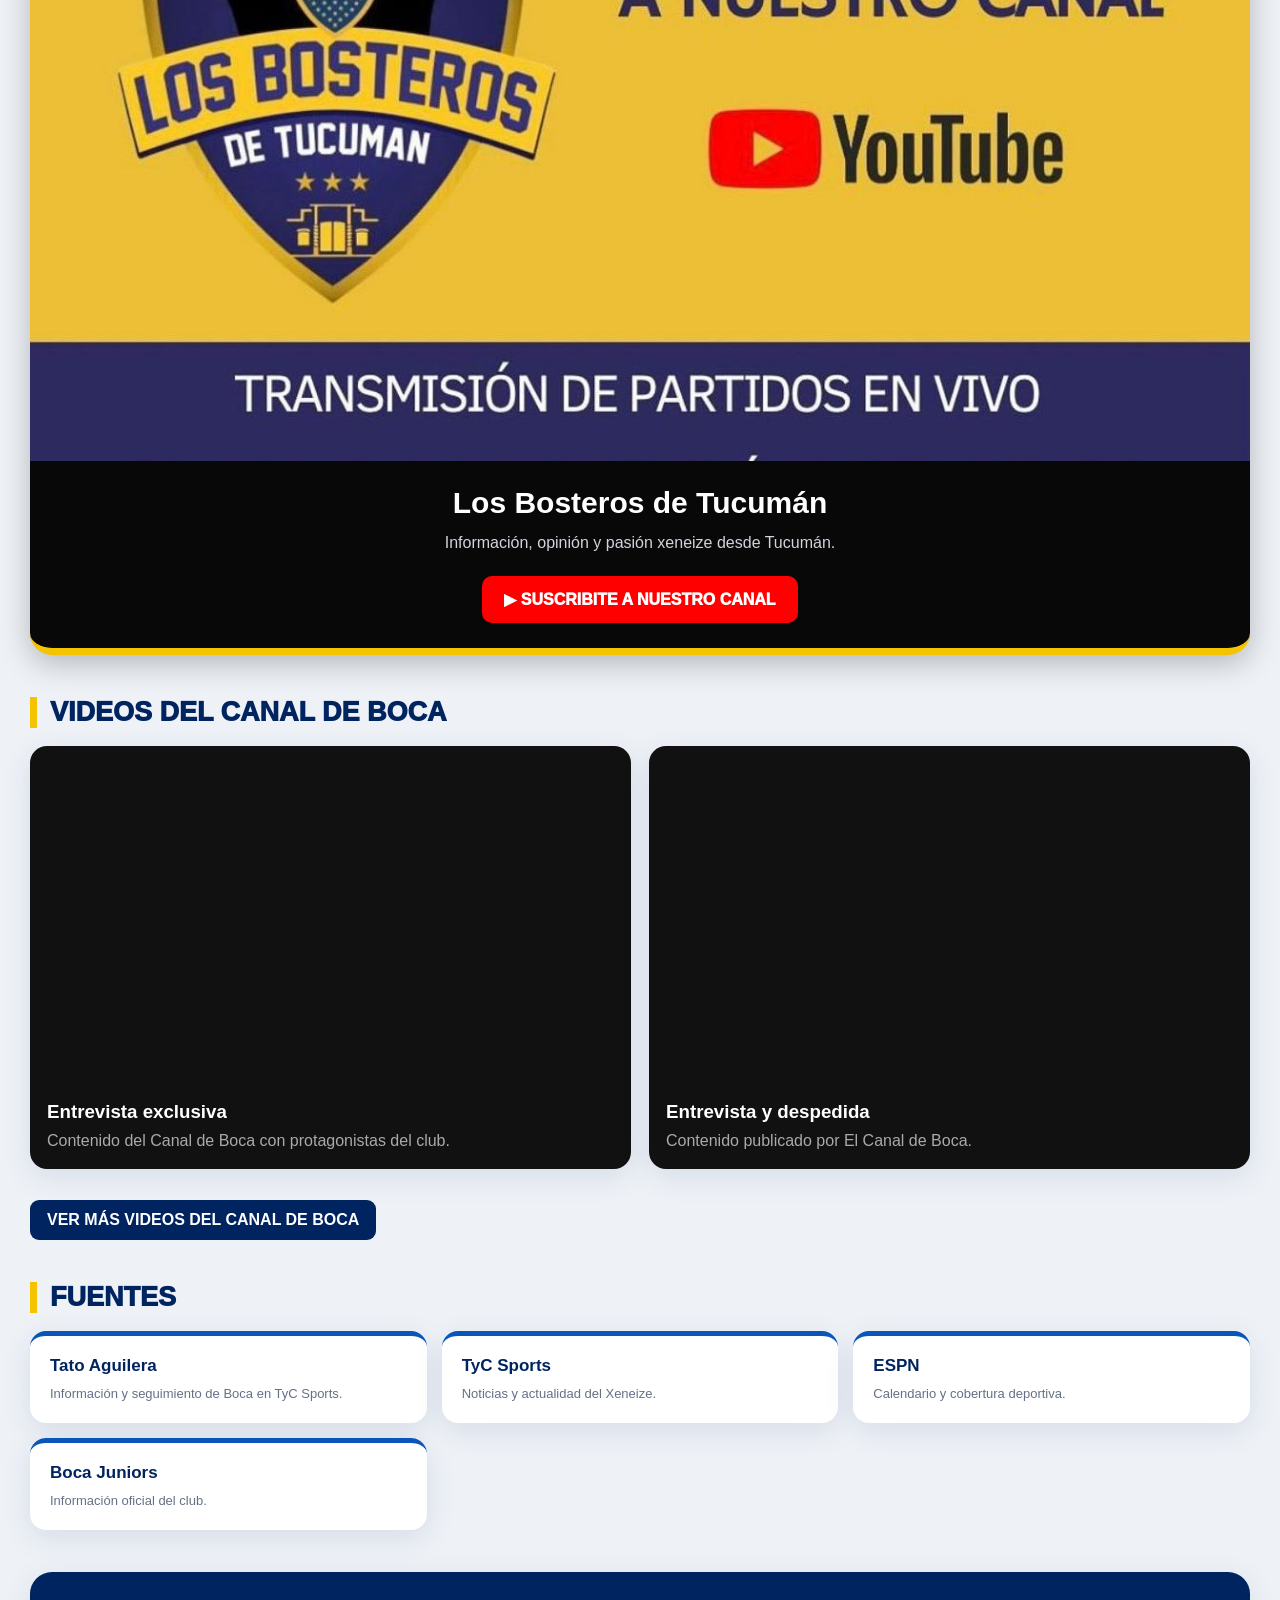
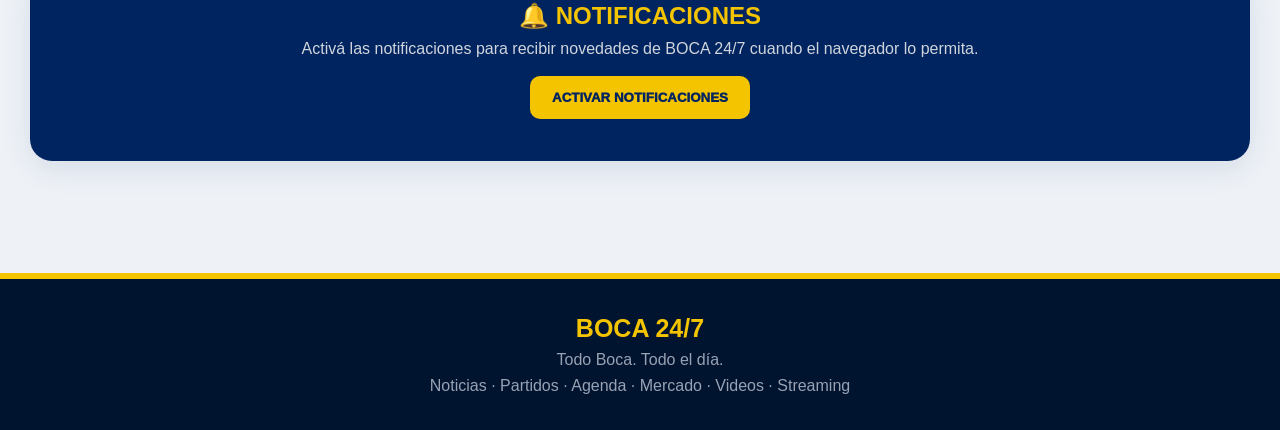
<file: index-2.html>
<!DOCTYPE html>
<html lang="es">
<head>
<meta charset="UTF-8">
<meta name="viewport" content="width=device-width,initial-scale=1.0">
<title>BOCA 24/7 | Todo Boca. Todo el día.</title>
<meta name="description" content="BOCA 24/7 - Noticias, partidos, agenda, mercado, videos y streaming xeneize.">
<meta name="theme-color" content="#00245f">
<style>
*{margin:0;padding:0;box-sizing:border-box}
html{scroll-behavior:smooth}
body{font-family:Arial,Helvetica,sans-serif;background:#eef2f7;color:#101828;overflow-x:hidden}
a{color:inherit}img{max-width:100%;display:block}
:root{--azul:#00245f;--azul2:#003b8f;--azul3:#0756b8;--amarillo:#f5c400;--blanco:#fff;--gris2:#667085;--rojo:#df1720;--verde:#159447;--borde:#e4e7ec;--sombra:0 8px 30px rgba(0,36,95,.10)}
header{background:linear-gradient(135deg,#00183f,#003b91);padding:0;border-bottom:5px solid var(--amarillo)}
.header-imagen{width:100%;height:clamp(180px,32vw,430px);object-fit:cover;object-position:center;display:block}
nav{position:sticky;top:0;z-index:9999;display:flex;gap:8px;padding:10px 12px;background:#00327b;box-shadow:0 4px 18px rgba(0,0,0,.2);overflow-x:auto}
nav::-webkit-scrollbar{display:none}
nav a{flex:0 0 auto;text-decoration:none;background:rgba(255,255,255,.1);color:#fff;border:1px solid rgba(255,255,255,.14);padding:10px 15px;border-radius:25px;font-size:13px;font-weight:900;white-space:nowrap}
nav a:hover{background:var(--amarillo);color:var(--azul)}
main{width:100%;max-width:1250px;margin:auto;padding:20px 15px 70px}
.bloque{margin-bottom:42px}.titulo{display:flex;align-items:center;gap:10px;color:var(--azul);font-size:27px;font-weight:1000;border-left:7px solid var(--amarillo);padding-left:13px;margin-bottom:18px}
.actualizado{background:#fff;border:1px solid var(--borde);border-radius:12px;padding:12px;margin-bottom:20px;text-align:center;color:var(--gris2);font-size:13px}
.card{background:#fff;border-radius:18px;padding:24px;box-shadow:var(--sombra)}
.portada{position:relative;width:100%;border-radius:22px;overflow:hidden;background:#001b47;box-shadow:var(--sombra)}
.portada img{width:100%;height:460px;object-fit:cover}.portada-overlay{position:absolute;inset:0;display:flex;flex-direction:column;justify-content:flex-end;padding:35px;background:linear-gradient(to top,rgba(0,15,45,.95),rgba(0,15,45,.2) 70%,transparent);color:#fff}
.portada-label{display:inline-block;width:max-content;background:var(--rojo);padding:8px 13px;border-radius:6px;font-size:12px;font-weight:1000;margin-bottom:12px}.portada h1{max-width:900px;font-size:38px;line-height:1.1;margin-bottom:12px}.portada p{max-width:850px;color:#e8edf7;font-size:17px;line-height:1.5}.meta{margin-top:12px;color:#ddd;font-size:13px}
.grid3{display:grid;grid-template-columns:repeat(3,1fr);gap:16px}.grid2{display:grid;grid-template-columns:repeat(2,1fr);gap:18px}
.noticia{background:#fff;border-radius:18px;padding:23px;box-shadow:var(--sombra);border-top:5px solid var(--azul3)}
.fuente{display:inline-block;color:var(--azul3);font-size:12px;font-weight:1000;text-transform:uppercase;margin-bottom:9px}.noticia h3{font-size:20px;line-height:1.3;color:var(--azul);margin-bottom:10px}.noticia p{color:#475467;line-height:1.6;font-size:14px}.fecha{color:#98a2b3;font-size:12px;margin-top:12px}.btn{display:inline-block;margin-top:16px;padding:11px 17px;border-radius:9px;text-decoration:none;font-weight:900;background:var(--azul);color:#fff}.btn:hover{background:var(--azul3)}
.partido{background:linear-gradient(135deg,#001a49,#0756b8);color:#fff;border-radius:22px;padding:32px 20px;text-align:center;border-bottom:7px solid var(--amarillo);box-shadow:var(--sombra)}.partido h2{font-size:34px;margin:12px 0}.datos{font-size:16px;line-height:2;color:#edf2fa}
.streaming{background:#080808;color:#fff;border-radius:22px;overflow:hidden;box-shadow:0 8px 30px rgba(0,0,0,.25);border-bottom:7px solid var(--amarillo)}.streaming img{width:100%;height:auto;max-height:620px;object-fit:cover}.stream-body{text-align:center;padding:25px}.stream-body h2{font-size:30px;margin-bottom:10px}.stream-body p{color:#d0d5dd;line-height:1.6}.suscribir{display:inline-block;margin-top:20px;padding:14px 22px;background:#ff0000;color:#fff;text-decoration:none;border-radius:10px;font-weight:1000}
.dark{background:linear-gradient(135deg,#001b47,#003b91);color:#fff;border-radius:22px;padding:30px;box-shadow:var(--sombra)}.dark h2{color:var(--amarillo);margin-bottom:10px}.dark p{line-height:1.7;color:#edf2fa}
.items{display:grid;grid-template-columns:repeat(3,1fr);gap:15px;margin-top:20px}.item{background:rgba(255,255,255,.08);border:1px solid rgba(255,255,255,.12);border-radius:15px;padding:20px}.item h3{margin-bottom:8px}
.section-list{display:grid;gap:12px}.line{background:#fff;border-left:6px solid var(--azul3);border-radius:14px;padding:18px;box-shadow:0 3px 12px rgba(0,0,0,.06)}.line strong{color:var(--azul)}
.market{display:grid;grid-template-columns:repeat(3,1fr);gap:16px}.marketbox{background:#fff;padding:22px;border-radius:17px;box-shadow:var(--sombra)}.marketbox h3{margin-bottom:14px}.green{border-top:6px solid var(--verde)}.yellow{border-top:6px solid #d6a900}.redbox{border-top:6px solid var(--rojo)}.entry{padding:13px 0;border-bottom:1px solid var(--borde);line-height:1.5}.entry:last-child{border:0}
.videos{display:grid;grid-template-columns:repeat(2,1fr);gap:18px}.video{background:#111;color:#fff;border-radius:17px;overflow:hidden;box-shadow:var(--sombra)}.video iframe{width:100%;aspect-ratio:16/9;border:0;display:block}.video-info{padding:17px}.video-info p{color:#aaa;line-height:1.4;margin-top:7px}
.fuentes{display:grid;grid-template-columns:repeat(3,1fr);gap:15px}.fuente-card{background:#fff;padding:20px;border-radius:16px;text-decoration:none;color:var(--azul);box-shadow:var(--sombra);border-top:5px solid var(--azul3)}.fuente-card strong{display:block;font-size:17px;margin-bottom:8px}.fuente-card span{color:#667085;font-size:13px;line-height:1.4}
.notify{background:var(--azul);color:#fff;padding:30px;border-radius:22px;text-align:center;box-shadow:var(--sombra)}.notify h2{color:var(--amarillo);margin-bottom:10px}.notify p{color:#d0d5dd}.notify button{margin-top:18px;border:0;padding:14px 22px;border-radius:10px;background:var(--amarillo);color:var(--azul);font-weight:1000;cursor:pointer}
footer{background:#00132f;color:#fff;text-align:center;padding:35px 15px;border-top:6px solid var(--amarillo)}footer strong{color:var(--amarillo);font-size:25px}footer p{margin-top:8px;color:#98a2b3}
@media(max-width:900px){.grid3,.market,.items,.fuentes{grid-template-columns:1fr 1fr}.videos,.grid2{grid-template-columns:1fr}}
@media(max-width:700px){main{padding:15px 10px 50px}.grid3,.market,.items,.fuentes,.videos,.grid2{grid-template-columns:1fr}.portada img{height:360px}.portada-overlay{padding:22px}.portada h1{font-size:27px}.portada p{font-size:14px}.titulo{font-size:22px}}
</style>
</head>
<body>
<header><img class="header-imagen" src="IMG-20260829-WA0001.jpg" alt="BOCA 24/7"></header>

<nav>
<a href="#inicio">INICIO</a><a href="#noticias">NOTICIAS</a><a href="#partidos">PARTIDOS</a><a href="#agenda">AGENDA</a><a href="#historia">UN DÍA COMO HOY</a><a href="#mercado">MERCADO</a><a href="#streaming">STREAMING</a><a href="#videos">VIDEOS</a>
</nav>

<main id="inicio">
<div class="actualizado" id="actualizado">Actualizando...</div>

<section class="bloque">
<div class="portada">
<img src="IMG-20260829-WA0001.jpg" alt="Portada Boca 24/7">
<div class="portada-overlay">
<div class="portada-label">ÚLTIMA HORA</div>
<h1>Boca se prepara para su próximo desafío</h1>
<p>Noticias, partidos, mercado, agenda y contenido xeneize en un solo lugar.</p>
<div class="meta">BOCA 24/7 · Actualización automática</div>
</div>
</div>
</section>

<section class="bloque" id="noticias">
<h2 class="titulo">ÚLTIMAS NOTICIAS</h2>
<div class="grid3">
<article class="noticia"><div class="fuente">TyC Sports · Tato Aguilera</div><h3>La actualidad de Boca y las últimas novedades del plantel</h3><p>Seguimiento del día a día del Xeneize, con información de entrenamiento, jugadores y decisiones del cuerpo técnico.</p><div class="fecha">Fuente: Tato Aguilera / TyC Sports</div><a class="btn" href="https://www.tycsports.com/autor/leandro-aguilera.html" target="_blank">VER INFORMACIÓN</a></article>
<article class="noticia"><div class="fuente">El Canal de Boca</div><h3>Entrevistas exclusivas con jugadores y protagonistas</h3><p>El canal oficial publica charlas y contenido exclusivo con futbolistas y miembros del club.</p><div class="fecha">Canal oficial de Boca</div><a class="btn" href="https://www.youtube.com/@ElCanaldeBoca" target="_blank">VER CANAL</a></article>
<article class="noticia"><div class="fuente">Boca Juniors</div><h3>Información oficial del club</h3><p>Noticias, comunicados y contenidos oficiales de Boca Juniors.</p><div class="fecha">Fuente oficial</div><a class="btn" href="https://www.bocajuniors.com.ar/noticias" target="_blank">VER NOTICIAS</a></article>
</div>
</section>

<section class="bloque">
<h2 class="titulo">NOTICIAS DESTACADAS</h2>
<div class="grid2">
<article class="noticia"><div class="fuente">Tato Aguilera</div><h3>Boca: información del día a día y mercado</h3><p>Tato Aguilera continúa siguiendo de cerca al Xeneize y publica novedades sobre el plantel, negociaciones y decisiones del club.</p><a class="btn" href="https://www.tycsports.com/autor/leandro-aguilera.html" target="_blank">LEER EN TYCS</a></article>
<article class="noticia"><div class="fuente">El Canal de Boca</div><h3>Contenido exclusivo del mundo Boca</h3><p>Entrevistas, conferencias, entrenamientos y protagonistas del club.</p><a class="btn" href="https://www.youtube.com/@ElCanaldeBoca" target="_blank">VER CONTENIDO</a></article>
</div>
</section>

<section class="bloque" id="partidos">
<h2 class="titulo">PARTIDOS DE BOCA</h2>
<div class="partido">
<div>PRÓXIMO PARTIDO</div><h2>BOCA JUNIORS</h2>
<div class="datos">La agenda y los resultados se consultan en fuentes deportivas actualizadas.</div>
<a class="suscribir" href="https://www.espn.com.ar/futbol/equipo/calendario/_/id/5/arg.boca_juniors" target="_blank">VER CALENDARIO ACTUALIZADO</a>
</div>
</section>

<section class="bloque" id="agenda">
<h2 class="titulo">AGENDA DE BOCA</h2>
<div class="section-list">
<div class="line"><strong>AGENDA XENEIZE</strong><br>Partidos, entrenamientos, conferencias y novedades del calendario.</div>
<div class="line"><strong>FUENTE OFICIAL</strong><br><a href="https://www.bocajuniors.com.ar/" target="_blank">Consultá la información oficial del club.</a></div>
<div class="line"><strong>CALENDARIO DE BOCA</strong><br><a href="https://www.espn.com.ar/futbol/equipo/calendario/_/id/5/arg.boca_juniors" target="_blank">Ver calendario actualizado.</a></div>
</div>
</section>

<section class="bloque" id="historia">
<h2 class="titulo">UN DÍA COMO HOY</h2>
<div class="card"><h2 style="color:var(--azul);margin-bottom:10px">Historia Xeneize</h2><p style="color:#667085;line-height:1.7">Esta sección está preparada para mostrar hechos históricos de Boca correspondientes a la fecha actual. La información histórica se actualizará cuando exista una fuente verificable.</p></div>
</section>

<section class="bloque" id="mercado">
<h2 class="titulo">MERCADO DE PASES</h2>
<div class="market">
<div class="marketbox green"><h3>🟢 LLEGADAS</h3><div class="entry"><strong>Confirmadas</strong><br>Incorporaciones confirmadas oficialmente por el club.</div><div class="entry"><strong>Refuerzos</strong><br>Información a consultar en fuentes verificadas.</div></div>
<div class="marketbox yellow"><h3>🟡 EN NEGOCIACIÓN</h3><div class="entry"><strong>Operaciones</strong><br>Nombres y negociaciones informadas por fuentes periodísticas.</div><div class="entry"><strong>Tato Aguilera / TyC</strong><br><a href="https://www.tycsports.com/autor/leandro-aguilera.html" target="_blank">Ver sus últimas informaciones.</a></div></div>
<div class="marketbox redbox"><h3>🔴 SALIDAS</h3><div class="entry"><strong>Salidas</strong><br>Transferencias, préstamos y salidas confirmadas.</div><div class="entry"><strong>Seguimiento</strong><br><a href="https://www.bocajuniors.com.ar/noticias" target="_blank">Ver información oficial.</a></div></div>
</div>
</section>

<section class="bloque" id="streaming">
<h2 class="titulo">BOCA 24/7 — STREAMING</h2>
<div class="streaming">
<img src="IMG-20260829-WA0003.jpg" alt="Los Bosteros de Tucumán">
<div class="stream-body">
<h2>Los Bosteros de Tucumán</h2>
<p>Información, opinión y pasión xeneize desde Tucumán.</p>
<a class="suscribir" href="https://youtube.com/@movlosbosterosdetucuman?si=MRy4tvwTD-PEwTpH" target="_blank" rel="noopener">▶ SUSCRIBITE A NUESTRO CANAL</a>
</div>
</div>
</section>

<section class="bloque" id="videos">
<h2 class="titulo">VIDEOS DEL CANAL DE BOCA</h2>
<div class="videos">
<div class="video"><iframe src="https://www.youtube.com/embed/4X9IMz9mie8" title="Entrevista del Canal de Boca" loading="lazy" allowfullscreen></iframe><div class="video-info"><h3>Entrevista exclusiva</h3><p>Contenido del Canal de Boca con protagonistas del club.</p></div></div>
<div class="video"><iframe src="https://www.youtube.com/embed/JGVCzAzmIn4" title="Entrevista del Canal de Boca" loading="lazy" allowfullscreen></iframe><div class="video-info"><h3>Entrevista y despedida</h3><p>Contenido publicado por El Canal de Boca.</p></div></div>
</div>
<p style="margin-top:15px"><a class="btn" href="https://www.youtube.com/@ElCanaldeBoca" target="_blank">VER MÁS VIDEOS DEL CANAL DE BOCA</a></p>
</section>

<section class="bloque">
<h2 class="titulo">FUENTES</h2>
<div class="fuentes">
<a class="fuente-card" href="https://www.tycsports.com/autor/leandro-aguilera.html" target="_blank"><strong>Tato Aguilera</strong><span>Información y seguimiento de Boca en TyC Sports.</span></a>
<a class="fuente-card" href="https://www.tycsports.com/boca-juniors.html" target="_blank"><strong>TyC Sports</strong><span>Noticias y actualidad del Xeneize.</span></a>
<a class="fuente-card" href="https://www.espn.com.ar/futbol/equipo/calendario/_/id/5/arg.boca_juniors" target="_blank"><strong>ESPN</strong><span>Calendario y cobertura deportiva.</span></a>
<a class="fuente-card" href="https://www.bocajuniors.com.ar/noticias" target="_blank"><strong>Boca Juniors</strong><span>Información oficial del club.</span></a>
</div>
</section>

<section class="bloque">
<div class="notify"><h2>🔔 NOTIFICACIONES</h2><p>Activá las notificaciones para recibir novedades de BOCA 24/7 cuando el navegador lo permita.</p><button onclick="activarNotificaciones()">ACTIVAR NOTIFICACIONES</button><div id="notifEstado" style="margin-top:12px"></div></div>
</section>
</main>

<footer><strong>BOCA 24/7</strong><p>Todo Boca. Todo el día.</p><p>Noticias · Partidos · Agenda · Mercado · Videos · Streaming</p></footer>

<script>
function actualizarHora(){
 const el=document.getElementById("actualizado"),d=new Date();
 el.textContent="Última actualización: "+d.toLocaleDateString("es-AR",{day:"2-digit",month:"2-digit",year:"numeric"})+" · "+d.toLocaleTimeString("es-AR",{hour:"2-digit",minute:"2-digit"});
}
actualizarHora();setInterval(actualizarHora,900000);

async function activarNotificaciones(){
 const estado=document.getElementById("notifEstado");
 if(!("Notification" in window)){estado.textContent="Este navegador no permite notificaciones.";return}
 if(Notification.permission==="granted"){estado.textContent="Notificaciones activadas.";return}
 if(Notification.permission!=="denied"){
  const permiso=await Notification.requestPermission();
  estado.textContent=permiso==="granted"?"Notificaciones activadas.":"No se activaron las notificaciones.";
 }else estado.textContent="Las notificaciones están bloqueadas en el navegador.";
}
</script>
</body>
</html>
</file>
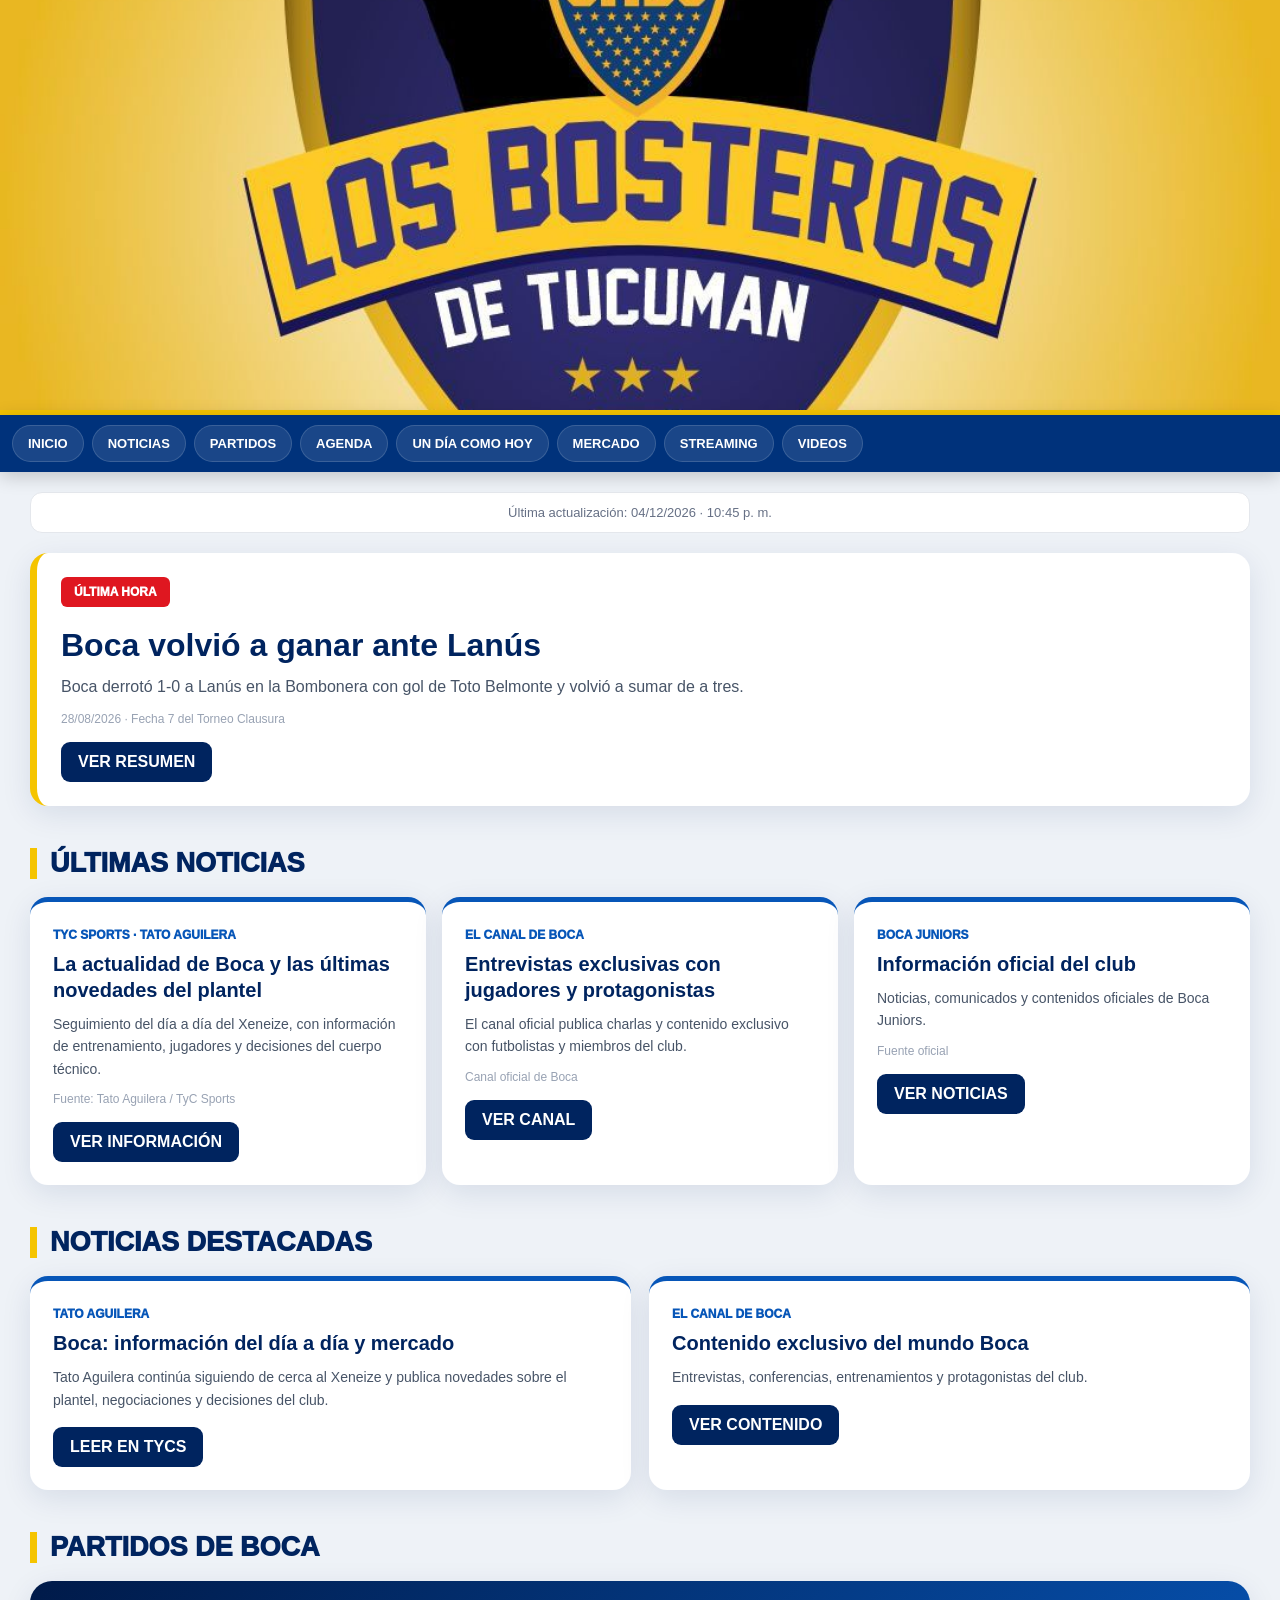
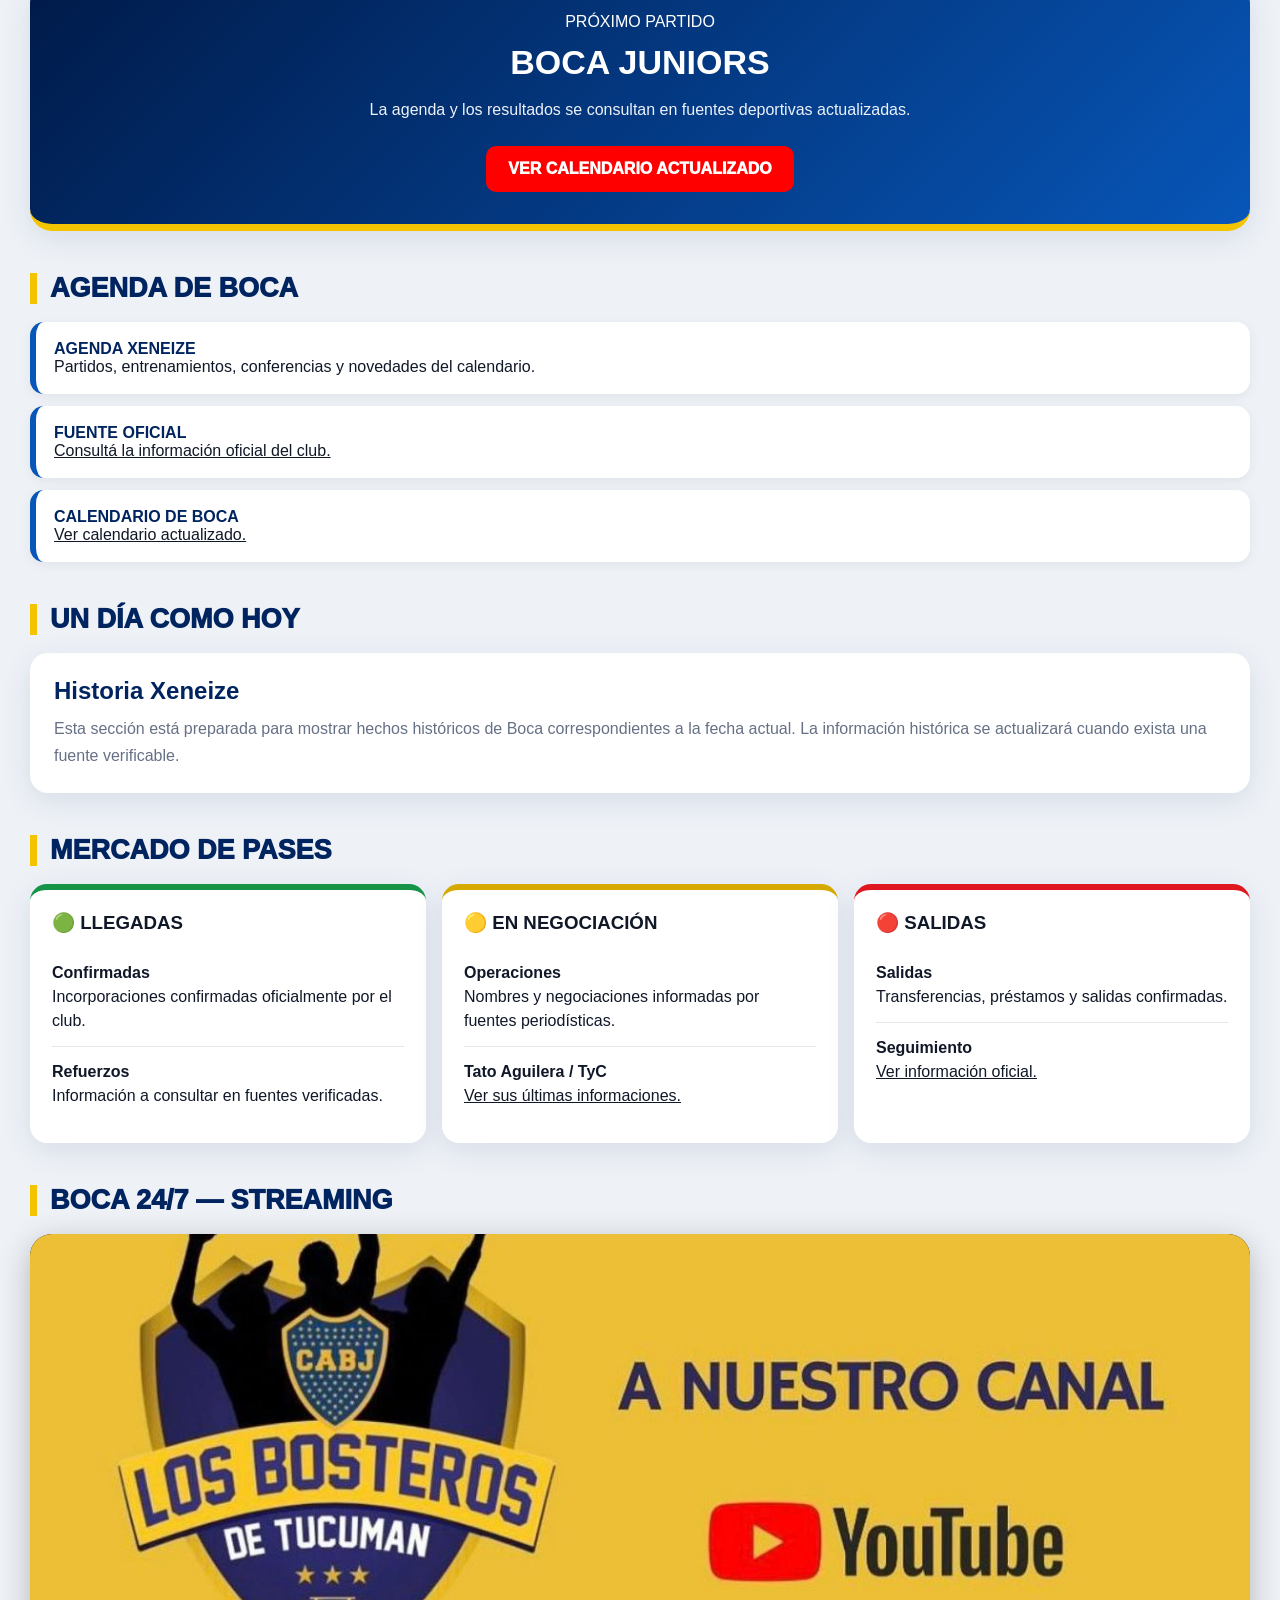
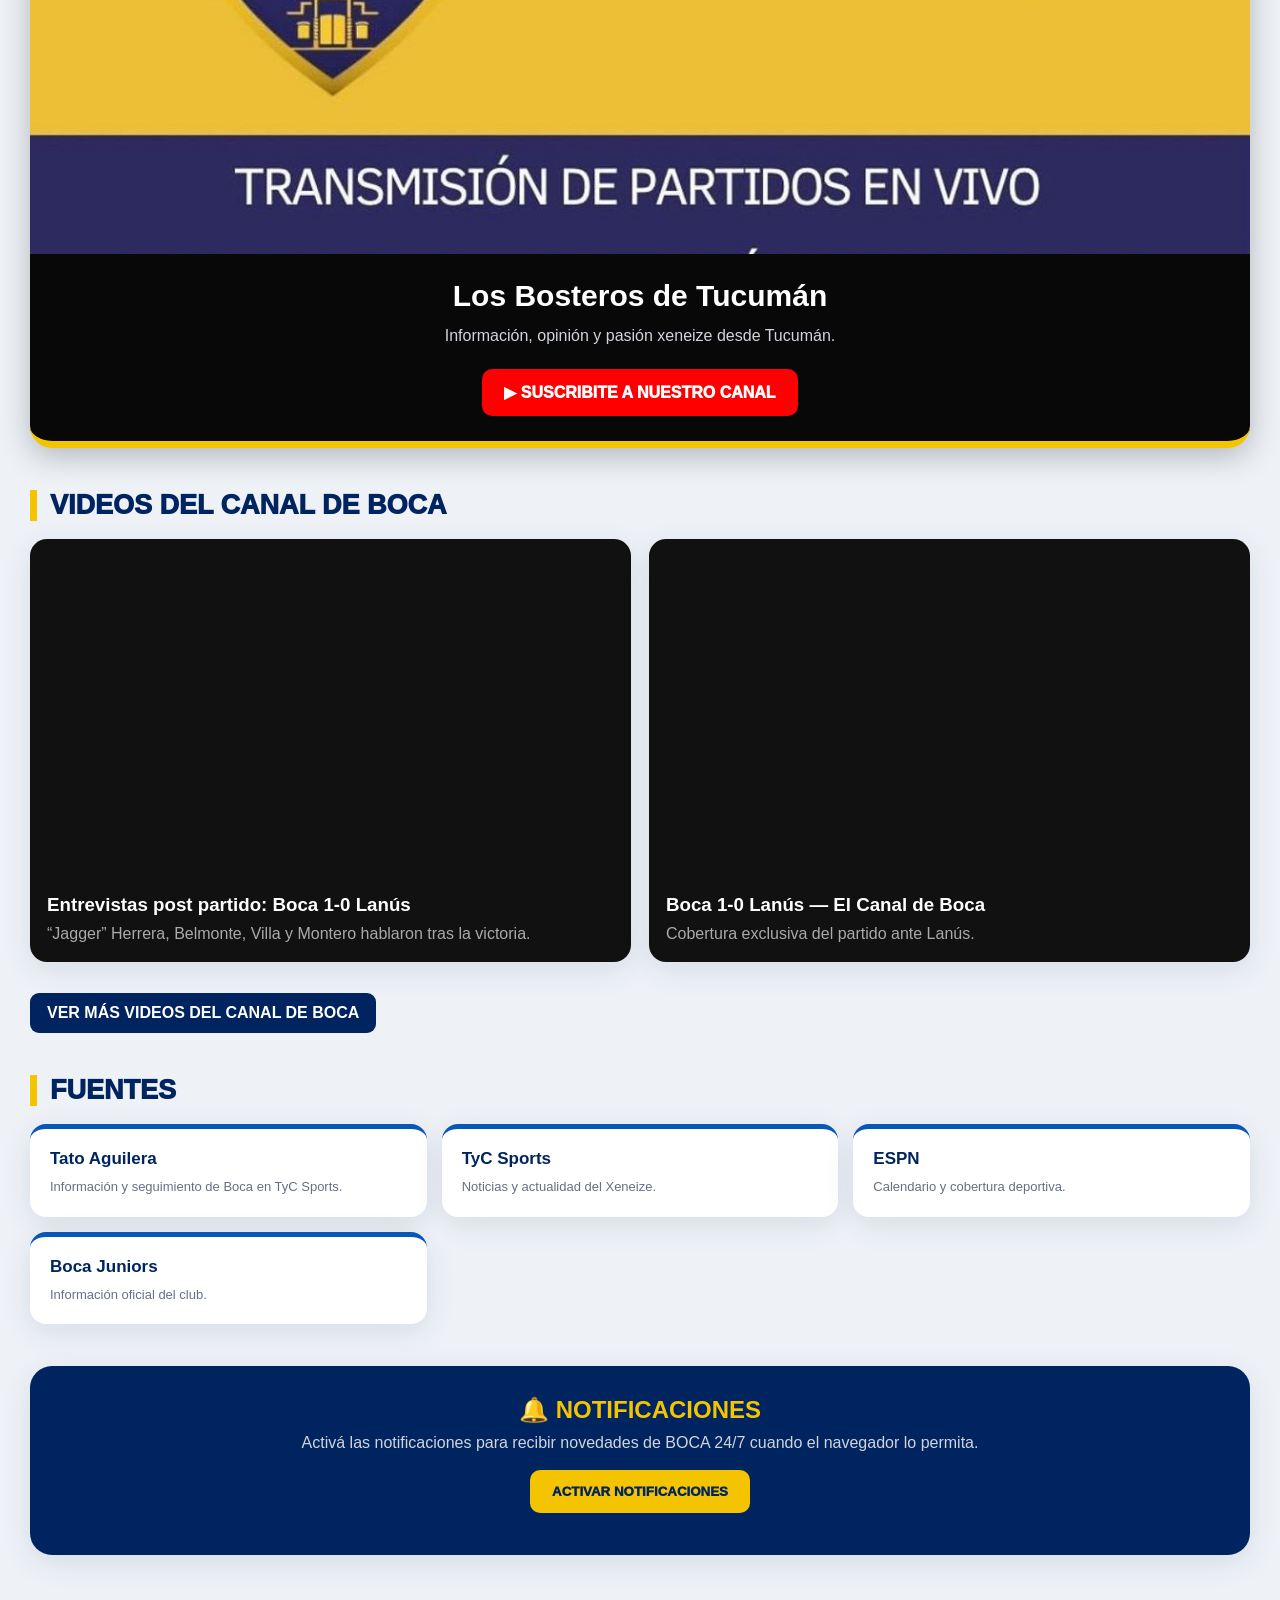
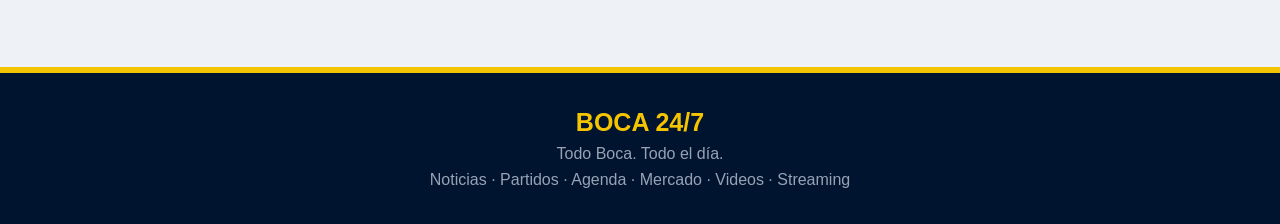
<file: index-3.html>
<!DOCTYPE html>
<html lang="es">
<head>
<meta charset="UTF-8">
<meta name="viewport" content="width=device-width,initial-scale=1.0">
<title>BOCA 24/7 | Todo Boca. Todo el día.</title>
<meta name="description" content="BOCA 24/7 - Noticias, partidos, agenda, mercado, videos y streaming xeneize.">
<meta name="theme-color" content="#00245f">
<style>
*{margin:0;padding:0;box-sizing:border-box}
html{scroll-behavior:smooth}
body{font-family:Arial,Helvetica,sans-serif;background:#eef2f7;color:#101828;overflow-x:hidden}
a{color:inherit}img{max-width:100%;display:block}
:root{--azul:#00245f;--azul2:#003b8f;--azul3:#0756b8;--amarillo:#f5c400;--blanco:#fff;--gris2:#667085;--rojo:#df1720;--verde:#159447;--borde:#e4e7ec;--sombra:0 8px 30px rgba(0,36,95,.10)}
header{background:linear-gradient(135deg,#00183f,#003b91);padding:0;border-bottom:5px solid var(--amarillo)}
.header-imagen{width:100%;height:clamp(180px,32vw,430px);object-fit:cover;object-position:center;display:block}
nav{position:sticky;top:0;z-index:9999;display:flex;gap:8px;padding:10px 12px;background:#00327b;box-shadow:0 4px 18px rgba(0,0,0,.2);overflow-x:auto}
nav::-webkit-scrollbar{display:none}
nav a{flex:0 0 auto;text-decoration:none;background:rgba(255,255,255,.1);color:#fff;border:1px solid rgba(255,255,255,.14);padding:10px 15px;border-radius:25px;font-size:13px;font-weight:900;white-space:nowrap}
nav a:hover{background:var(--amarillo);color:var(--azul)}
main{width:100%;max-width:1250px;margin:auto;padding:20px 15px 70px}
.bloque{margin-bottom:42px}.titulo{display:flex;align-items:center;gap:10px;color:var(--azul);font-size:27px;font-weight:1000;border-left:7px solid var(--amarillo);padding-left:13px;margin-bottom:18px}
.actualizado{background:#fff;border:1px solid var(--borde);border-radius:12px;padding:12px;margin-bottom:20px;text-align:center;color:var(--gris2);font-size:13px}
.card{background:#fff;border-radius:18px;padding:24px;box-shadow:var(--sombra)}
.portada{position:relative;width:100%;border-radius:22px;overflow:hidden;background:#001b47;box-shadow:var(--sombra)}
.portada img{width:100%;height:460px;object-fit:cover}.portada-overlay{position:absolute;inset:0;display:flex;flex-direction:column;justify-content:flex-end;padding:35px;background:linear-gradient(to top,rgba(0,15,45,.95),rgba(0,15,45,.2) 70%,transparent);color:#fff}
.portada-label{display:inline-block;width:max-content;background:var(--rojo);padding:8px 13px;border-radius:6px;font-size:12px;font-weight:1000;margin-bottom:12px}.portada h1{max-width:900px;font-size:38px;line-height:1.1;margin-bottom:12px}.portada p{max-width:850px;color:#e8edf7;font-size:17px;line-height:1.5}.meta{margin-top:12px;color:#ddd;font-size:13px}
.grid3{display:grid;grid-template-columns:repeat(3,1fr);gap:16px}.grid2{display:grid;grid-template-columns:repeat(2,1fr);gap:18px}
.noticia{background:#fff;border-radius:18px;padding:23px;box-shadow:var(--sombra);border-top:5px solid var(--azul3)}
.fuente{display:inline-block;color:var(--azul3);font-size:12px;font-weight:1000;text-transform:uppercase;margin-bottom:9px}.noticia h3{font-size:20px;line-height:1.3;color:var(--azul);margin-bottom:10px}.noticia p{color:#475467;line-height:1.6;font-size:14px}.fecha{color:#98a2b3;font-size:12px;margin-top:12px}.btn{display:inline-block;margin-top:16px;padding:11px 17px;border-radius:9px;text-decoration:none;font-weight:900;background:var(--azul);color:#fff}.btn:hover{background:var(--azul3)}
.partido{background:linear-gradient(135deg,#001a49,#0756b8);color:#fff;border-radius:22px;padding:32px 20px;text-align:center;border-bottom:7px solid var(--amarillo);box-shadow:var(--sombra)}.partido h2{font-size:34px;margin:12px 0}.datos{font-size:16px;line-height:2;color:#edf2fa}
.streaming{background:#080808;color:#fff;border-radius:22px;overflow:hidden;box-shadow:0 8px 30px rgba(0,0,0,.25);border-bottom:7px solid var(--amarillo)}.streaming img{width:100%;height:auto;max-height:620px;object-fit:cover}.stream-body{text-align:center;padding:25px}.stream-body h2{font-size:30px;margin-bottom:10px}.stream-body p{color:#d0d5dd;line-height:1.6}.suscribir{display:inline-block;margin-top:20px;padding:14px 22px;background:#ff0000;color:#fff;text-decoration:none;border-radius:10px;font-weight:1000}
.dark{background:linear-gradient(135deg,#001b47,#003b91);color:#fff;border-radius:22px;padding:30px;box-shadow:var(--sombra)}.dark h2{color:var(--amarillo);margin-bottom:10px}.dark p{line-height:1.7;color:#edf2fa}
.items{display:grid;grid-template-columns:repeat(3,1fr);gap:15px;margin-top:20px}.item{background:rgba(255,255,255,.08);border:1px solid rgba(255,255,255,.12);border-radius:15px;padding:20px}.item h3{margin-bottom:8px}
.section-list{display:grid;gap:12px}.line{background:#fff;border-left:6px solid var(--azul3);border-radius:14px;padding:18px;box-shadow:0 3px 12px rgba(0,0,0,.06)}.line strong{color:var(--azul)}
.market{display:grid;grid-template-columns:repeat(3,1fr);gap:16px}.marketbox{background:#fff;padding:22px;border-radius:17px;box-shadow:var(--sombra)}.marketbox h3{margin-bottom:14px}.green{border-top:6px solid var(--verde)}.yellow{border-top:6px solid #d6a900}.redbox{border-top:6px solid var(--rojo)}.entry{padding:13px 0;border-bottom:1px solid var(--borde);line-height:1.5}.entry:last-child{border:0}
.videos{display:grid;grid-template-columns:repeat(2,1fr);gap:18px}.video{background:#111;color:#fff;border-radius:17px;overflow:hidden;box-shadow:var(--sombra)}.video iframe{width:100%;aspect-ratio:16/9;border:0;display:block}.video-info{padding:17px}.video-info p{color:#aaa;line-height:1.4;margin-top:7px}
.fuentes{display:grid;grid-template-columns:repeat(3,1fr);gap:15px}.fuente-card{background:#fff;padding:20px;border-radius:16px;text-decoration:none;color:var(--azul);box-shadow:var(--sombra);border-top:5px solid var(--azul3)}.fuente-card strong{display:block;font-size:17px;margin-bottom:8px}.fuente-card span{color:#667085;font-size:13px;line-height:1.4}
.notify{background:var(--azul);color:#fff;padding:30px;border-radius:22px;text-align:center;box-shadow:var(--sombra)}.notify h2{color:var(--amarillo);margin-bottom:10px}.notify p{color:#d0d5dd}.notify button{margin-top:18px;border:0;padding:14px 22px;border-radius:10px;background:var(--amarillo);color:var(--azul);font-weight:1000;cursor:pointer}
footer{background:#00132f;color:#fff;text-align:center;padding:35px 15px;border-top:6px solid var(--amarillo)}footer strong{color:var(--amarillo);font-size:25px}footer p{margin-top:8px;color:#98a2b3}
@media(max-width:900px){.grid3,.market,.items,.fuentes{grid-template-columns:1fr 1fr}.videos,.grid2{grid-template-columns:1fr}}
@media(max-width:700px){main{padding:15px 10px 50px}.grid3,.market,.items,.fuentes,.videos,.grid2{grid-template-columns:1fr}.portada img{height:360px}.portada-overlay{padding:22px}.portada h1{font-size:27px}.portada p{font-size:14px}.titulo{font-size:22px}}
</style>
</head>
<body>
<header><img class="header-imagen" src="IMG-20260829-WA0001.jpg" alt="BOCA 24/7"></header>

<nav>
<a href="#inicio">INICIO</a><a href="#noticias">NOTICIAS</a><a href="#partidos">PARTIDOS</a><a href="#agenda">AGENDA</a><a href="#historia">UN DÍA COMO HOY</a><a href="#mercado">MERCADO</a><a href="#streaming">STREAMING</a><a href="#videos">VIDEOS</a>
</nav>

<main id="inicio">
<div class="actualizado" id="actualizado">Actualizando...</div>

<section class="bloque">
<div class="card" style="border-left:7px solid #f5c400">
<div class="portada-label" style="color:#fff">ÚLTIMA HORA</div>
<h1 style="color:#00245f;font-size:32px;margin:8px 0 10px">Boca volvió a ganar ante Lanús</h1>
<p style="color:#475467;line-height:1.65">Boca derrotó 1-0 a Lanús en la Bombonera con gol de Toto Belmonte y volvió a sumar de a tres.</p>
<div class="fecha">28/08/2026 · Fecha 7 del Torneo Clausura</div>
<a class="btn" href="https://www.youtube.com/watch?v=xuuBDJQOHpI" target="_blank">VER RESUMEN</a>
</div>
</section>

<section class="bloque" id="noticias">
<h2 class="titulo">ÚLTIMAS NOTICIAS</h2>
<div class="grid3">
<article class="noticia"><div class="fuente">TyC Sports · Tato Aguilera</div><h3>La actualidad de Boca y las últimas novedades del plantel</h3><p>Seguimiento del día a día del Xeneize, con información de entrenamiento, jugadores y decisiones del cuerpo técnico.</p><div class="fecha">Fuente: Tato Aguilera / TyC Sports</div><a class="btn" href="https://www.tycsports.com/autor/leandro-aguilera.html" target="_blank">VER INFORMACIÓN</a></article>
<article class="noticia"><div class="fuente">El Canal de Boca</div><h3>Entrevistas exclusivas con jugadores y protagonistas</h3><p>El canal oficial publica charlas y contenido exclusivo con futbolistas y miembros del club.</p><div class="fecha">Canal oficial de Boca</div><a class="btn" href="https://www.youtube.com/@ElCanaldeBoca" target="_blank">VER CANAL</a></article>
<article class="noticia"><div class="fuente">Boca Juniors</div><h3>Información oficial del club</h3><p>Noticias, comunicados y contenidos oficiales de Boca Juniors.</p><div class="fecha">Fuente oficial</div><a class="btn" href="https://www.bocajuniors.com.ar/noticias" target="_blank">VER NOTICIAS</a></article>
</div>
</section>

<section class="bloque">
<h2 class="titulo">NOTICIAS DESTACADAS</h2>
<div class="grid2">
<article class="noticia"><div class="fuente">Tato Aguilera</div><h3>Boca: información del día a día y mercado</h3><p>Tato Aguilera continúa siguiendo de cerca al Xeneize y publica novedades sobre el plantel, negociaciones y decisiones del club.</p><a class="btn" href="https://www.tycsports.com/autor/leandro-aguilera.html" target="_blank">LEER EN TYCS</a></article>
<article class="noticia"><div class="fuente">El Canal de Boca</div><h3>Contenido exclusivo del mundo Boca</h3><p>Entrevistas, conferencias, entrenamientos y protagonistas del club.</p><a class="btn" href="https://www.youtube.com/@ElCanaldeBoca" target="_blank">VER CONTENIDO</a></article>
</div>
</section>

<section class="bloque" id="partidos">
<h2 class="titulo">PARTIDOS DE BOCA</h2>
<div class="partido">
<div>PRÓXIMO PARTIDO</div><h2>BOCA JUNIORS</h2>
<div class="datos">La agenda y los resultados se consultan en fuentes deportivas actualizadas.</div>
<a class="suscribir" href="https://www.espn.com.ar/futbol/equipo/calendario/_/id/5/arg.boca_juniors" target="_blank">VER CALENDARIO ACTUALIZADO</a>
</div>
</section>

<section class="bloque" id="agenda">
<h2 class="titulo">AGENDA DE BOCA</h2>
<div class="section-list">
<div class="line"><strong>AGENDA XENEIZE</strong><br>Partidos, entrenamientos, conferencias y novedades del calendario.</div>
<div class="line"><strong>FUENTE OFICIAL</strong><br><a href="https://www.bocajuniors.com.ar/" target="_blank">Consultá la información oficial del club.</a></div>
<div class="line"><strong>CALENDARIO DE BOCA</strong><br><a href="https://www.espn.com.ar/futbol/equipo/calendario/_/id/5/arg.boca_juniors" target="_blank">Ver calendario actualizado.</a></div>
</div>
</section>

<section class="bloque" id="historia">
<h2 class="titulo">UN DÍA COMO HOY</h2>
<div class="card"><h2 style="color:var(--azul);margin-bottom:10px">Historia Xeneize</h2><p style="color:#667085;line-height:1.7">Esta sección está preparada para mostrar hechos históricos de Boca correspondientes a la fecha actual. La información histórica se actualizará cuando exista una fuente verificable.</p></div>
</section>

<section class="bloque" id="mercado">
<h2 class="titulo">MERCADO DE PASES</h2>
<div class="market">
<div class="marketbox green"><h3>🟢 LLEGADAS</h3><div class="entry"><strong>Confirmadas</strong><br>Incorporaciones confirmadas oficialmente por el club.</div><div class="entry"><strong>Refuerzos</strong><br>Información a consultar en fuentes verificadas.</div></div>
<div class="marketbox yellow"><h3>🟡 EN NEGOCIACIÓN</h3><div class="entry"><strong>Operaciones</strong><br>Nombres y negociaciones informadas por fuentes periodísticas.</div><div class="entry"><strong>Tato Aguilera / TyC</strong><br><a href="https://www.tycsports.com/autor/leandro-aguilera.html" target="_blank">Ver sus últimas informaciones.</a></div></div>
<div class="marketbox redbox"><h3>🔴 SALIDAS</h3><div class="entry"><strong>Salidas</strong><br>Transferencias, préstamos y salidas confirmadas.</div><div class="entry"><strong>Seguimiento</strong><br><a href="https://www.bocajuniors.com.ar/noticias" target="_blank">Ver información oficial.</a></div></div>
</div>
</section>

<section class="bloque" id="streaming">
<h2 class="titulo">BOCA 24/7 — STREAMING</h2>
<div class="streaming">
<img src="IMG-20260829-WA0003.jpg" alt="Los Bosteros de Tucumán">
<div class="stream-body">
<h2>Los Bosteros de Tucumán</h2>
<p>Información, opinión y pasión xeneize desde Tucumán.</p>
<a class="suscribir" href="https://youtube.com/@movlosbosterosdetucuman?si=MRy4tvwTD-PEwTpH" target="_blank" rel="noopener">▶ SUSCRIBITE A NUESTRO CANAL</a>
</div>
</div>
</section>

<section class="bloque" id="videos">
<h2 class="titulo">VIDEOS DEL CANAL DE BOCA</h2>
<div class="videos">
<div class="video"><iframe src="https://www.youtube.com/embed/vTQWQVcbbcg" title="Jagger Herrera, Belmonte, Villa y Montero tras la victoria ante Lanús | El Canal de Boca" loading="lazy" allowfullscreen></iframe><div class="video-info"><h3>Entrevistas post partido: Boca 1-0 Lanús</h3><p>“Jagger” Herrera, Belmonte, Villa y Montero hablaron tras la victoria.</p></div></div>
<div class="video"><iframe src="https://www.youtube.com/embed/4ybOs3IFAqI" title="Boca 1-0 Lanús | El Canal de Boca" loading="lazy" allowfullscreen></iframe><div class="video-info"><h3>Boca 1-0 Lanús — El Canal de Boca</h3><p>Cobertura exclusiva del partido ante Lanús.</p></div></div>
</div>
<p style="margin-top:15px"><a class="btn" href="https://www.youtube.com/@ElCanaldeBoca" target="_blank">VER MÁS VIDEOS DEL CANAL DE BOCA</a></p>
</section>

<section class="bloque">
<h2 class="titulo">FUENTES</h2>
<div class="fuentes">
<a class="fuente-card" href="https://www.tycsports.com/autor/leandro-aguilera.html" target="_blank"><strong>Tato Aguilera</strong><span>Información y seguimiento de Boca en TyC Sports.</span></a>
<a class="fuente-card" href="https://www.tycsports.com/boca-juniors.html" target="_blank"><strong>TyC Sports</strong><span>Noticias y actualidad del Xeneize.</span></a>
<a class="fuente-card" href="https://www.espn.com.ar/futbol/equipo/calendario/_/id/5/arg.boca_juniors" target="_blank"><strong>ESPN</strong><span>Calendario y cobertura deportiva.</span></a>
<a class="fuente-card" href="https://www.bocajuniors.com.ar/noticias" target="_blank"><strong>Boca Juniors</strong><span>Información oficial del club.</span></a>
</div>
</section>

<section class="bloque">
<div class="notify"><h2>🔔 NOTIFICACIONES</h2><p>Activá las notificaciones para recibir novedades de BOCA 24/7 cuando el navegador lo permita.</p><button onclick="activarNotificaciones()">ACTIVAR NOTIFICACIONES</button><div id="notifEstado" style="margin-top:12px"></div></div>
</section>
</main>

<footer><strong>BOCA 24/7</strong><p>Todo Boca. Todo el día.</p><p>Noticias · Partidos · Agenda · Mercado · Videos · Streaming</p></footer>

<script>
function actualizarHora(){
 const el=document.getElementById("actualizado"),d=new Date();
 el.textContent="Última actualización: "+d.toLocaleDateString("es-AR",{day:"2-digit",month:"2-digit",year:"numeric"})+" · "+d.toLocaleTimeString("es-AR",{hour:"2-digit",minute:"2-digit"});
}
actualizarHora();setInterval(actualizarHora,900000);

async function activarNotificaciones(){
 const estado=document.getElementById("notifEstado");
 if(!("Notification" in window)){estado.textContent="Este navegador no permite notificaciones.";return}
 if(Notification.permission==="granted"){estado.textContent="Notificaciones activadas.";return}
 if(Notification.permission!=="denied"){
  const permiso=await Notification.requestPermission();
  estado.textContent=permiso==="granted"?"Notificaciones activadas.":"No se activaron las notificaciones.";
 }else estado.textContent="Las notificaciones están bloqueadas en el navegador.";
}
</script>
</body>
</html>
</file>
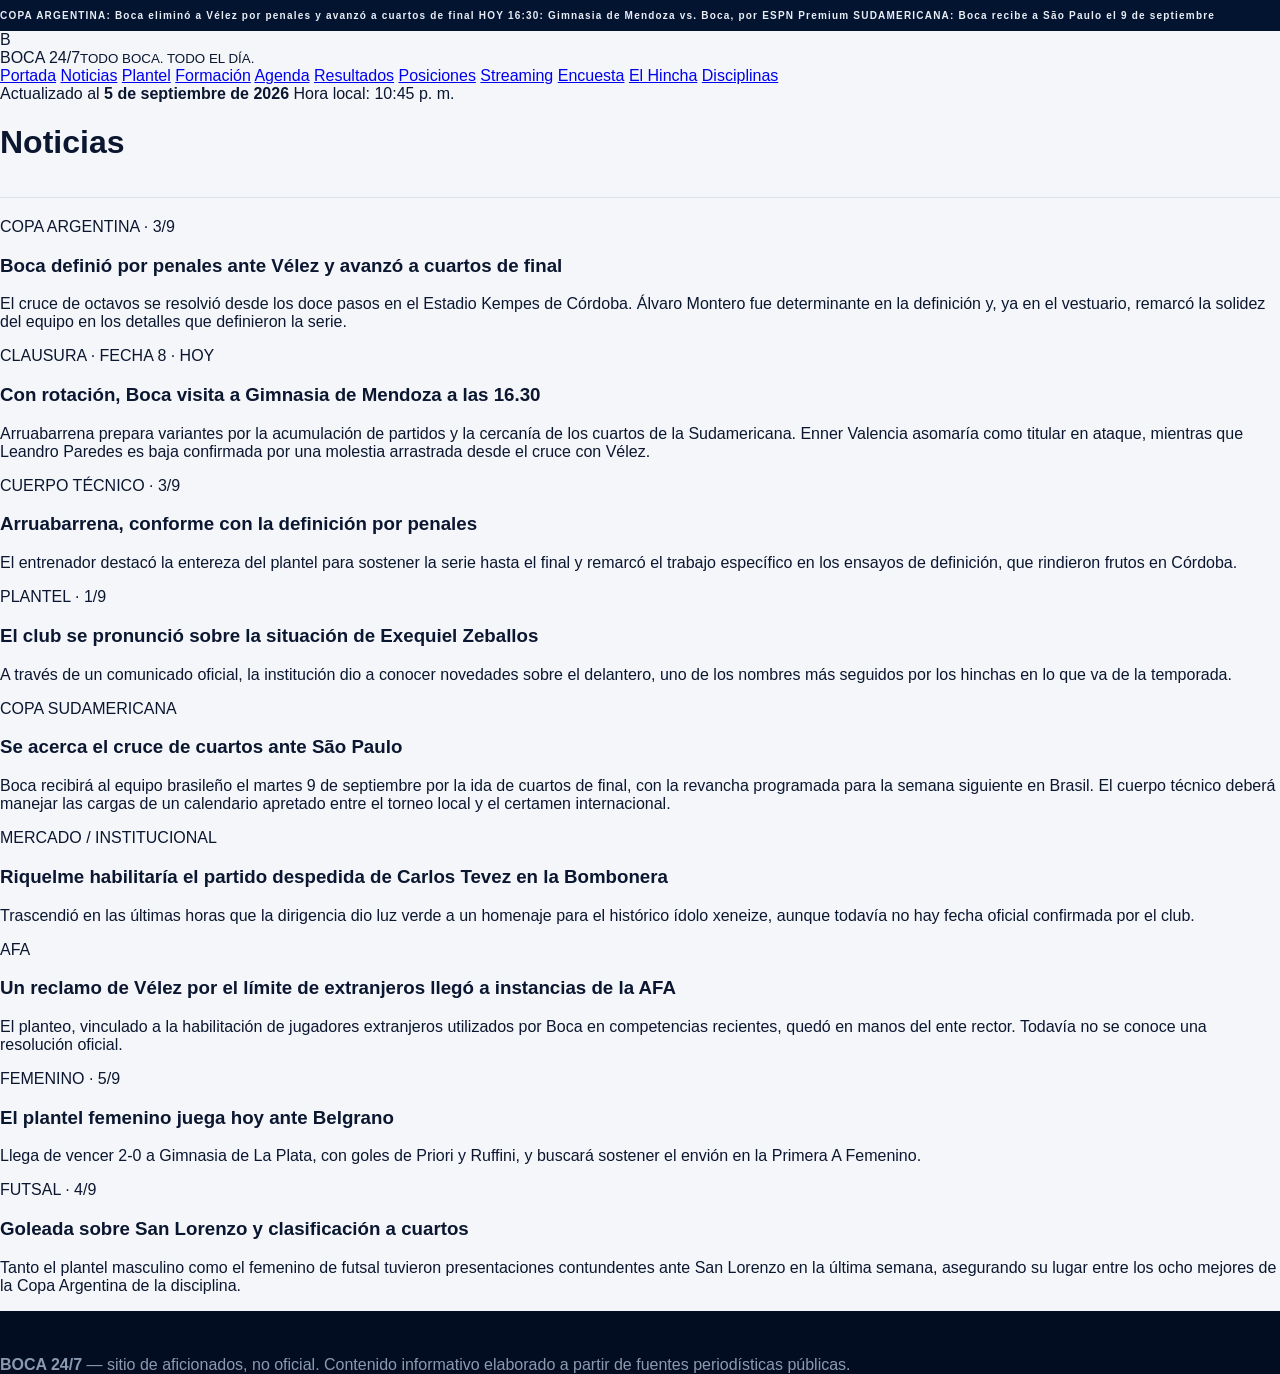
<file: noticias.html>
<!DOCTYPE html>
<html lang="es-AR">
<head>
<meta charset="UTF-8">
<meta name="viewport" content="width=device-width, initial-scale=1.0">
<title>Noticias — BOCA 24/7</title>
<link rel="preconnect" href="https://fonts.googleapis.com">
<link href="https://fonts.googleapis.com/css2?family=Barlow+Condensed:wght@500;600;700;800&family=Source+Sans+3:wght@400;500;600;700&display=swap" rel="stylesheet">
<link rel="stylesheet" href="style.css">
</head>
<body>

<div class="ticker">
  <div class="ticker__track">
    <span><b>COPA ARGENTINA:</b> Boca eliminó a Vélez por penales y avanzó a cuartos de final</span>
    <span><b>HOY 16:30:</b> Gimnasia de Mendoza vs. Boca, por ESPN Premium</span>
    <span><b>SUDAMERICANA:</b> Boca recibe a São Paulo el 9 de septiembre</span>
  </div>
</div>

<header class="site">
  <div class="stripe-bar stripes"></div>
  <div class="header-inner">
    <div class="brand">
      <div class="badge"><span>B</span></div>
      <div class="wordmark">BOCA 24/7<small>TODO BOCA. TODO EL DÍA.</small></div>
    </div>
    <nav class="main">
      <a href="index.html">Portada</a>
      <a href="noticias.html" class="active">Noticias</a>
      <a href="plantel.html">Plantel</a>
      <a href="plantel.html#formacion">Formación</a>
      <a href="posiciones.html#agenda">Agenda</a>
      <a href="posiciones.html#resultados">Resultados</a>
      <a href="posiciones.html">Posiciones</a>
      <a href="multimedia.html#streaming">Streaming</a>
      <a href="multimedia.html#encuesta">Encuesta</a>
      <a href="multimedia.html#hincha">El Hincha</a>
      <a href="multimedia.html#disciplinas">Disciplinas</a>
    </nav>
  </div>
</header>

<main>
  <div class="updated-row">
    <span>Actualizado al <b>5 de septiembre de 2026</b></span>
    <span id="clock"></span>
  </div>

  <div class="section-head"><h1>Noticias</h1></div>

  <article class="card">
    <div class="meta">COPA ARGENTINA · 3/9</div>
    <h3>Boca definió por penales ante Vélez y avanzó a cuartos de final</h3>
    <p>El cruce de octavos se resolvió desde los doce pasos en el Estadio Kempes de Córdoba. Álvaro Montero fue determinante en la definición y, ya en el vestuario, remarcó la solidez del equipo en los detalles que definieron la serie.</p>
  </article>

  <article class="card">
    <div class="meta">CLAUSURA · FECHA 8 · HOY</div>
    <h3>Con rotación, Boca visita a Gimnasia de Mendoza a las 16.30</h3>
    <p>Arruabarrena prepara variantes por la acumulación de partidos y la cercanía de los cuartos de la Sudamericana. Enner Valencia asomaría como titular en ataque, mientras que Leandro Paredes es baja confirmada por una molestia arrastrada desde el cruce con Vélez.</p>
  </article>

  <article class="card">
    <div class="meta">CUERPO TÉCNICO · 3/9</div>
    <h3>Arruabarrena, conforme con la definición por penales</h3>
    <p>El entrenador destacó la entereza del plantel para sostener la serie hasta el final y remarcó el trabajo específico en los ensayos de definición, que rindieron frutos en Córdoba.</p>
  </article>

  <article class="card">
    <div class="meta">PLANTEL · 1/9</div>
    <h3>El club se pronunció sobre la situación de Exequiel Zeballos</h3>
    <p>A través de un comunicado oficial, la institución dio a conocer novedades sobre el delantero, uno de los nombres más seguidos por los hinchas en lo que va de la temporada.</p>
  </article>

  <article class="card">
    <div class="meta">COPA SUDAMERICANA</div>
    <h3>Se acerca el cruce de cuartos ante São Paulo</h3>
    <p>Boca recibirá al equipo brasileño el martes 9 de septiembre por la ida de cuartos de final, con la revancha programada para la semana siguiente en Brasil. El cuerpo técnico deberá manejar las cargas de un calendario apretado entre el torneo local y el certamen internacional.</p>
  </article>

  <article class="card">
    <div class="meta">MERCADO / INSTITUCIONAL</div>
    <h3>Riquelme habilitaría el partido despedida de Carlos Tevez en la Bombonera</h3>
    <p>Trascendió en las últimas horas que la dirigencia dio luz verde a un homenaje para el histórico ídolo xeneize, aunque todavía no hay fecha oficial confirmada por el club.</p>
  </article>

  <article class="card">
    <div class="meta">AFA</div>
    <h3>Un reclamo de Vélez por el límite de extranjeros llegó a instancias de la AFA</h3>
    <p>El planteo, vinculado a la habilitación de jugadores extranjeros utilizados por Boca en competencias recientes, quedó en manos del ente rector. Todavía no se conoce una resolución oficial.</p>
  </article>

  <article class="card">
    <div class="meta">FEMENINO · 5/9</div>
    <h3>El plantel femenino juega hoy ante Belgrano</h3>
    <p>Llega de vencer 2-0 a Gimnasia de La Plata, con goles de Priori y Ruffini, y buscará sostener el envión en la Primera A Femenino.</p>
  </article>

  <article class="card">
    <div class="meta">FUTSAL · 4/9</div>
    <h3>Goleada sobre San Lorenzo y clasificación a cuartos</h3>
    <p>Tanto el plantel masculino como el femenino de futsal tuvieron presentaciones contundentes ante San Lorenzo en la última semana, asegurando su lugar entre los ocho mejores de la Copa Argentina de la disciplina.</p>
  </article>

</main>

<footer>
  <b>BOCA 24/7</b> — sitio de aficionados, no oficial. Contenido informativo elaborado a partir de fuentes periodísticas públicas.
</footer>

<script>
  function tick(){
    const d = new Date();
    document.getElementById('clock').textContent = 'Hora local: ' + d.toLocaleTimeString('es-AR', {hour:'2-digit', minute:'2-digit'});
  }
  tick(); setInterval(tick, 30000);
</script>

</body>
</html>
</file>
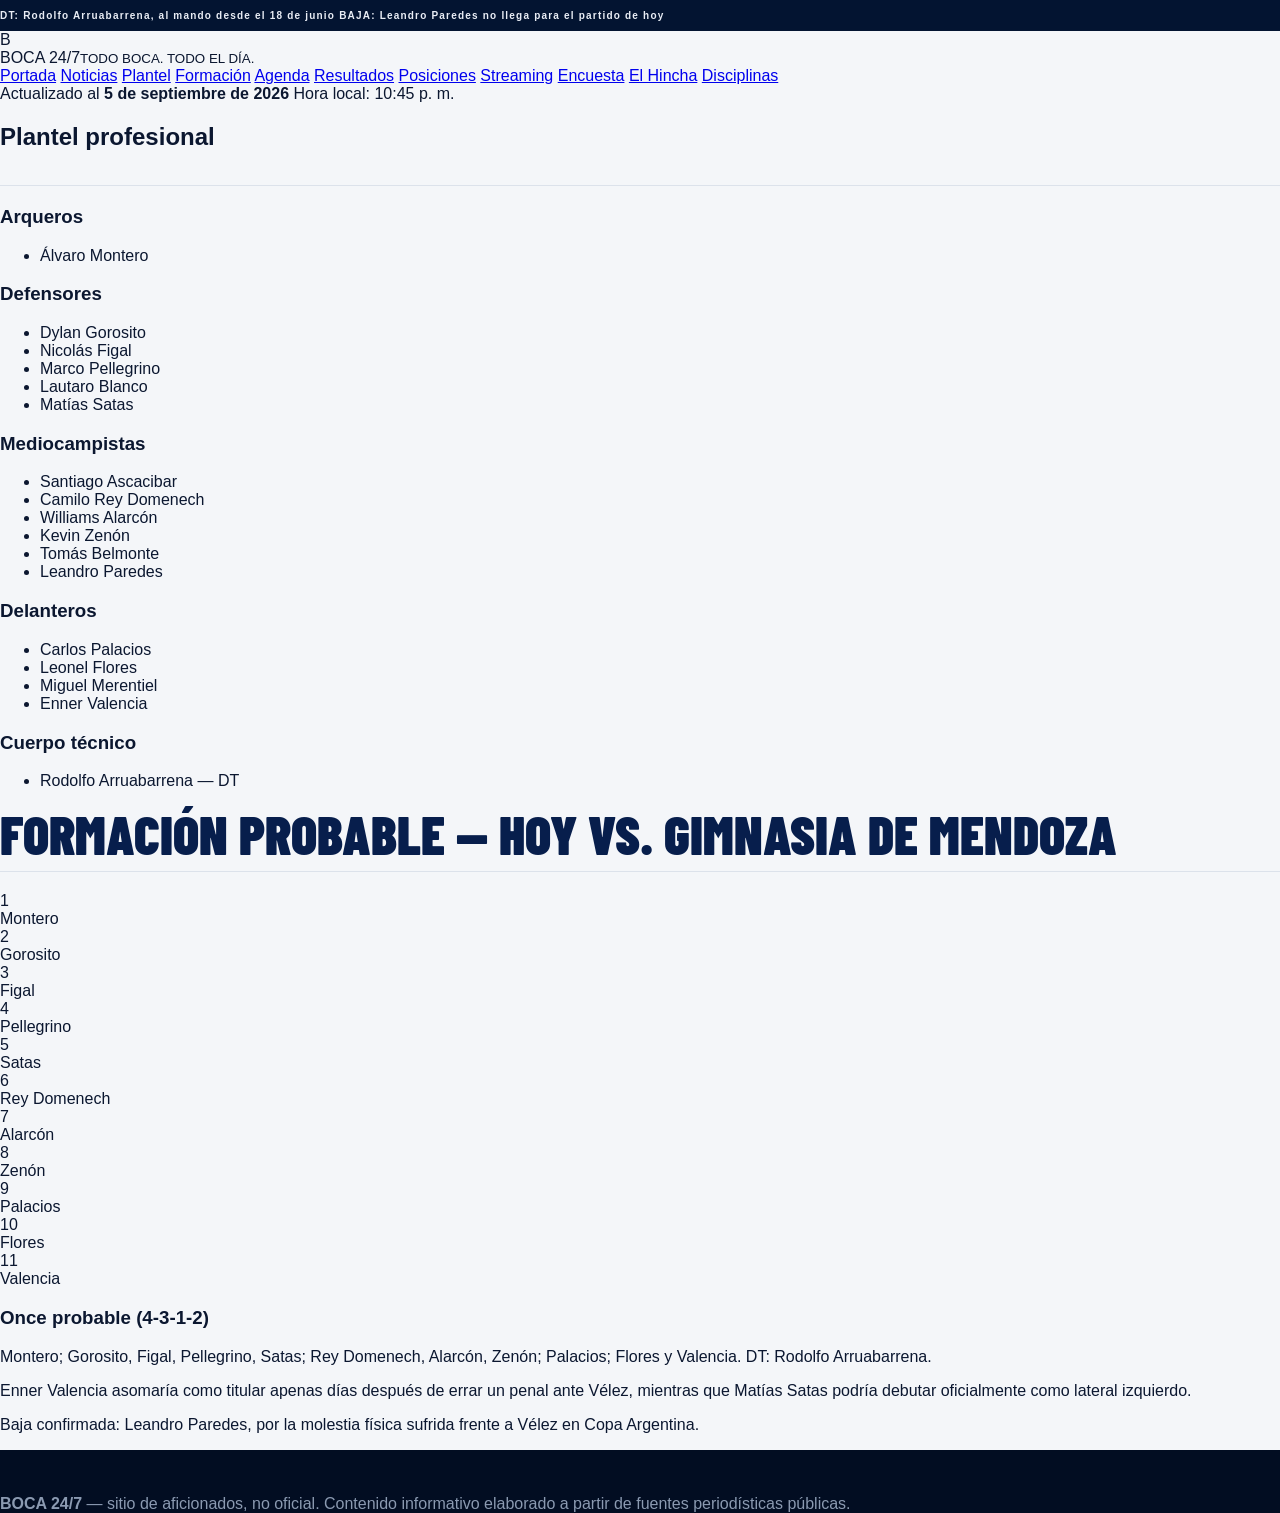
<file: plantel.html>
<!DOCTYPE html>
<html lang="es-AR">
<head>
<meta charset="UTF-8">
<meta name="viewport" content="width=device-width, initial-scale=1.0">
<title>Plantel y Formación — BOCA 24/7</title>
<link rel="preconnect" href="https://fonts.googleapis.com">
<link href="https://fonts.googleapis.com/css2?family=Barlow+Condensed:wght@500;600;700;800&family=Source+Sans+3:wght@400;500;600;700&display=swap" rel="stylesheet">
<link rel="stylesheet" href="style.css">
</head>
<body>

<div class="ticker">
  <div class="ticker__track">
    <span><b>DT:</b> Rodolfo Arruabarrena, al mando desde el 18 de junio</span>
    <span><b>BAJA:</b> Leandro Paredes no llega para el partido de hoy</span>
  </div>
</div>

<header class="site">
  <div class="stripe-bar stripes"></div>
  <div class="header-inner">
    <div class="brand">
      <div class="badge"><span>B</span></div>
      <div class="wordmark">BOCA 24/7<small>TODO BOCA. TODO EL DÍA.</small></div>
    </div>
    <nav class="main">
      <a href="index.html">Portada</a>
      <a href="noticias.html">Noticias</a>
      <a href="plantel.html" class="active">Plantel</a>
      <a href="plantel.html#formacion">Formación</a>
      <a href="posiciones.html#agenda">Agenda</a>
      <a href="posiciones.html#resultados">Resultados</a>
      <a href="posiciones.html">Posiciones</a>
      <a href="multimedia.html#streaming">Streaming</a>
      <a href="multimedia.html#encuesta">Encuesta</a>
      <a href="multimedia.html#hincha">El Hincha</a>
      <a href="multimedia.html#disciplinas">Disciplinas</a>
    </nav>
  </div>
</header>

<main>
  <div class="updated-row">
    <span>Actualizado al <b>5 de septiembre de 2026</b></span>
    <span id="clock"></span>
  </div>

  <section id="plantel">
    <div class="section-head"><h1>Plantel profesional</h1></div>
    <div class="squad-grid">
      <div class="squad-col">
        <h3>Arqueros</h3>
        <ul><li>Álvaro Montero</li></ul>
      </div>
      <div class="squad-col">
        <h3>Defensores</h3>
        <ul>
          <li>Dylan Gorosito</li><li>Nicolás Figal</li><li>Marco Pellegrino</li>
          <li>Lautaro Blanco</li><li>Matías Satas</li>
        </ul>
      </div>
      <div class="squad-col">
        <h3>Mediocampistas</h3>
        <ul>
          <li>Santiago Ascacibar</li><li>Camilo Rey Domenech</li><li>Williams Alarcón</li>
          <li>Kevin Zenón</li><li>Tomás Belmonte</li>
          <li class="out">Leandro Paredes</li>
        </ul>
      </div>
      <div class="squad-col">
        <h3>Delanteros</h3>
        <ul>
          <li>Carlos Palacios</li><li>Leonel Flores</li><li>Miguel Merentiel</li><li>Enner Valencia</li>
        </ul>
      </div>
      <div class="squad-col">
        <h3>Cuerpo técnico</h3>
        <ul><li>Rodolfo Arruabarrena — DT</li></ul>
      </div>
    </div>
  </section>

  <section id="formacion">
    <div class="section-head"><h2>Formación probable — hoy vs. Gimnasia de Mendoza</h2></div>
    <div class="pitch-wrap">
      <div class="pitch">
        <div class="p" style="left:50%; top:92%;"><div class="dot">1</div><div class="nm">Montero</div></div>
        <div class="p" style="left:16%; top:75%;"><div class="dot">2</div><div class="nm">Gorosito</div></div>
        <div class="p" style="left:38%; top:78%;"><div class="dot">3</div><div class="nm">Figal</div></div>
        <div class="p" style="left:62%; top:78%;"><div class="dot">4</div><div class="nm">Pellegrino</div></div>
        <div class="p" style="left:84%; top:75%;"><div class="dot">5</div><div class="nm">Satas</div></div>
        <div class="p" style="left:28%; top:54%;"><div class="dot">6</div><div class="nm">Rey Domenech</div></div>
        <div class="p" style="left:50%; top:50%;"><div class="dot">7</div><div class="nm">Alarcón</div></div>
        <div class="p" style="left:72%; top:54%;"><div class="dot">8</div><div class="nm">Zenón</div></div>
        <div class="p" style="left:50%; top:30%;"><div class="dot">9</div><div class="nm">Palacios</div></div>
        <div class="p" style="left:32%; top:14%;"><div class="dot">10</div><div class="nm">Flores</div></div>
        <div class="p" style="left:68%; top:14%;"><div class="dot">11</div><div class="nm">Valencia</div></div>
      </div>
      <div class="lineup-list">
        <h3>Once probable (4-3-1-2)</h3>
        <p>Montero; Gorosito, Figal, Pellegrino, Satas; Rey Domenech, Alarcón, Zenón; Palacios; Flores y Valencia. DT: Rodolfo Arruabarrena.</p>
        <p>Enner Valencia asomaría como titular apenas días después de errar un penal ante Vélez, mientras que Matías Satas podría debutar oficialmente como lateral izquierdo.</p>
        <p class="note">Baja confirmada: Leandro Paredes, por la molestia física sufrida frente a Vélez en Copa Argentina.</p>
      </div>
    </div>
  </section>
</main>

<footer>
  <b>BOCA 24/7</b> — sitio de aficionados, no oficial. Contenido informativo elaborado a partir de fuentes periodísticas públicas.
</footer>

<script>
  function tick(){
    const d = new Date();
    document.getElementById('clock').textContent = 'Hora local: ' + d.toLocaleTimeString('es-AR', {hour:'2-digit', minute:'2-digit'});
  }
  tick(); setInterval(tick, 30000);
</script>

</body>
</html>
</file>
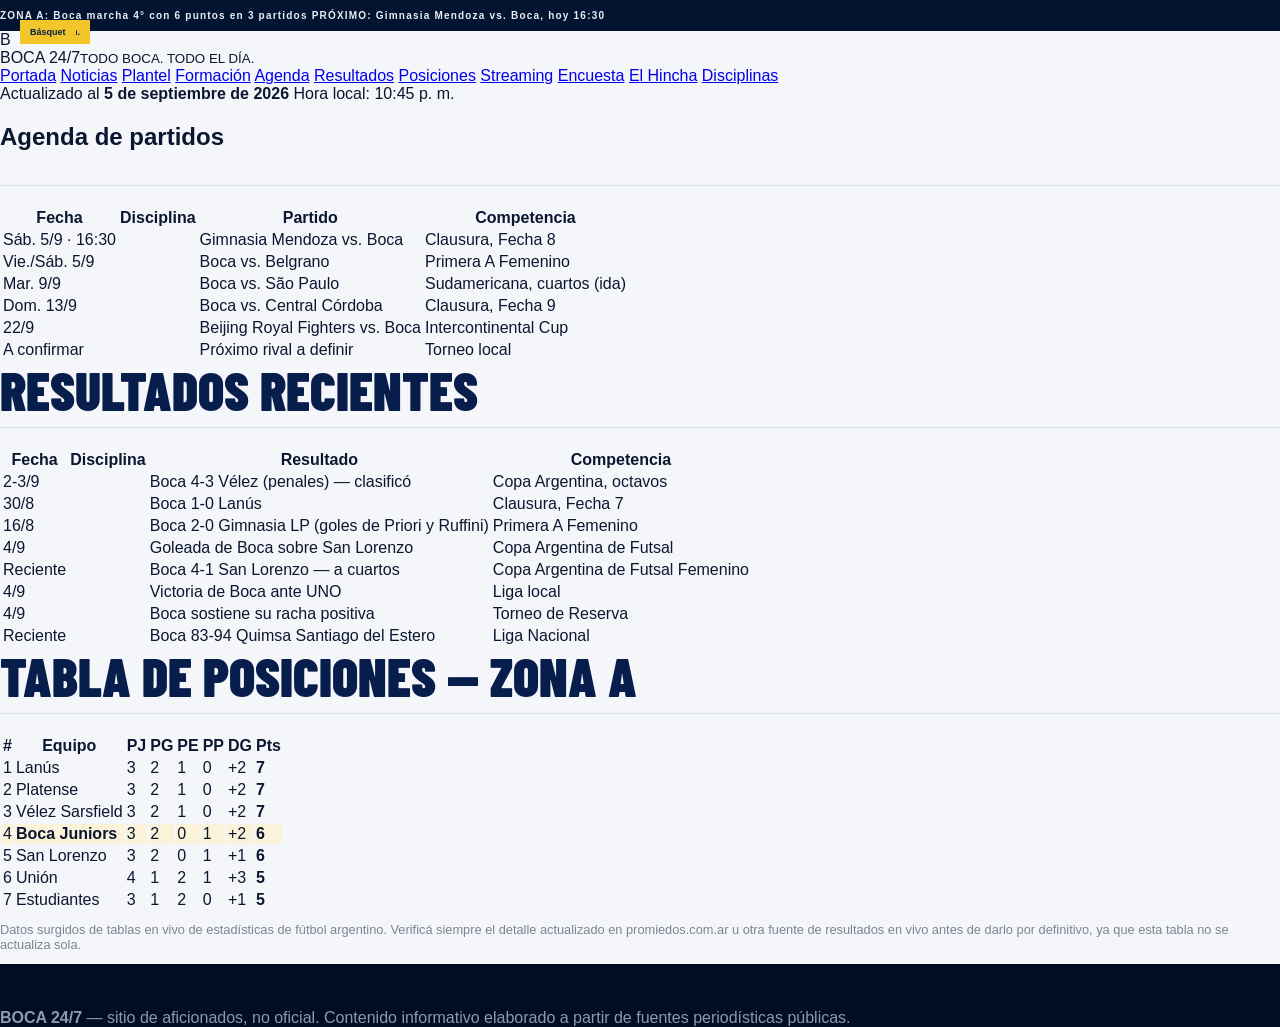
<file: posiciones.html>
<!DOCTYPE html>
<html lang="es-AR">
<head>
<meta charset="UTF-8">
<meta name="viewport" content="width=device-width, initial-scale=1.0">
<title>Agenda, Resultados y Posiciones — BOCA 24/7</title>
<link rel="preconnect" href="https://fonts.googleapis.com">
<link href="https://fonts.googleapis.com/css2?family=Barlow+Condensed:wght@500;600;700;800&family=Source+Sans+3:wght@400;500;600;700&display=swap" rel="stylesheet">
<link rel="stylesheet" href="style.css">
</head>
<body>

<div class="ticker">
  <div class="ticker__track">
    <span><b>ZONA A:</b> Boca marcha 4° con 6 puntos en 3 partidos</span>
    <span><b>PRÓXIMO:</b> Gimnasia Mendoza vs. Boca, hoy 16:30</span>
  </div>
</div>

<header class="site">
  <div class="stripe-bar stripes"></div>
  <div class="header-inner">
    <div class="brand">
      <div class="badge"><span>B</span></div>
      <div class="wordmark">BOCA 24/7<small>TODO BOCA. TODO EL DÍA.</small></div>
    </div>
    <nav class="main">
      <a href="index.html">Portada</a>
      <a href="noticias.html">Noticias</a>
      <a href="plantel.html">Plantel</a>
      <a href="plantel.html#formacion">Formación</a>
      <a href="posiciones.html#agenda" class="active">Agenda</a>
      <a href="posiciones.html#resultados">Resultados</a>
      <a href="posiciones.html#tabla">Posiciones</a>
      <a href="multimedia.html#streaming">Streaming</a>
      <a href="multimedia.html#encuesta">Encuesta</a>
      <a href="multimedia.html#hincha">El Hincha</a>
      <a href="multimedia.html#disciplinas">Disciplinas</a>
    </nav>
  </div>
</header>

<main>
  <div class="updated-row">
    <span>Actualizado al <b>5 de septiembre de 2026</b></span>
    <span id="clock"></span>
  </div>

  <section id="agenda">
    <div class="section-head"><h1>Agenda de partidos</h1></div>
    <table class="disc-table">
      <thead><tr><th>Fecha</th><th>Disciplina</th><th>Partido</th><th>Competencia</th></tr></thead>
      <tbody>
        <tr><td>Sáb. 5/9 · 16:30</td><td><span class="tag">Fútbol</span></td><td>Gimnasia Mendoza vs. Boca</td><td>Clausura, Fecha 8</td></tr>
        <tr><td>Vie./Sáb. 5/9</td><td><span class="tag">Femenino</span></td><td>Boca vs. Belgrano</td><td>Primera A Femenino</td></tr>
        <tr><td>Mar. 9/9</td><td><span class="tag">Fútbol</span></td><td>Boca vs. São Paulo</td><td>Sudamericana, cuartos (ida)</td></tr>
        <tr><td>Dom. 13/9</td><td><span class="tag">Fútbol</span></td><td>Boca vs. Central Córdoba</td><td>Clausura, Fecha 9</td></tr>
        <tr><td>22/9</td><td><span class="tag">Básquet</span></td><td>Beijing Royal Fighters vs. Boca</td><td>Intercontinental Cup</td></tr>
        <tr><td>A confirmar</td><td><span class="tag">Hockey</span></td><td>Próximo rival a definir</td><td>Torneo local</td></tr>
      </tbody>
    </table>
  </section>

  <section id="resultados">
    <div class="section-head"><h2>Resultados recientes</h2></div>
    <table class="disc-table">
      <thead><tr><th>Fecha</th><th>Disciplina</th><th>Resultado</th><th>Competencia</th></tr></thead>
      <tbody>
        <tr><td>2-3/9</td><td><span class="tag">Fútbol</span></td><td>Boca 4-3 Vélez (penales) — clasificó</td><td>Copa Argentina, octavos</td></tr>
        <tr><td>30/8</td><td><span class="tag">Fútbol</span></td><td>Boca 1-0 Lanús</td><td>Clausura, Fecha 7</td></tr>
        <tr><td>16/8</td><td><span class="tag">Femenino</span></td><td>Boca 2-0 Gimnasia LP (goles de Priori y Ruffini)</td><td>Primera A Femenino</td></tr>
        <tr><td>4/9</td><td><span class="tag">Futsal</span></td><td>Goleada de Boca sobre San Lorenzo</td><td>Copa Argentina de Futsal</td></tr>
        <tr><td>Reciente</td><td><span class="tag">Futsal Fem.</span></td><td>Boca 4-1 San Lorenzo — a cuartos</td><td>Copa Argentina de Futsal Femenino</td></tr>
        <tr><td>4/9</td><td><span class="tag">Vóley</span></td><td>Victoria de Boca ante UNO</td><td>Liga local</td></tr>
        <tr><td>4/9</td><td><span class="tag">Reserva</span></td><td>Boca sostiene su racha positiva</td><td>Torneo de Reserva</td></tr>
        <tr><td>Reciente</td><td><span class="tag">Básquet</span></td><td>Boca 83-94 Quimsa Santiago del Estero</td><td>Liga Nacional</td></tr>
      </tbody>
    </table>
  </section>

  <section id="tabla">
    <div class="section-head"><h2>Tabla de posiciones — Zona A</h2></div>
    <table class="disc-table">
      <thead><tr><th>#</th><th>Equipo</th><th>PJ</th><th>PG</th><th>PE</th><th>PP</th><th>DG</th><th>Pts</th></tr></thead>
      <tbody>
        <tr><td>1</td><td>Lanús</td><td>3</td><td>2</td><td>1</td><td>0</td><td>+2</td><td><b>7</b></td></tr>
        <tr><td>2</td><td>Platense</td><td>3</td><td>2</td><td>1</td><td>0</td><td>+2</td><td><b>7</b></td></tr>
        <tr><td>3</td><td>Vélez Sarsfield</td><td>3</td><td>2</td><td>1</td><td>0</td><td>+2</td><td><b>7</b></td></tr>
        <tr style="background:#FBF3D9;"><td>4</td><td><b>Boca Juniors</b></td><td>3</td><td>2</td><td>0</td><td>1</td><td>+2</td><td><b>6</b></td></tr>
        <tr><td>5</td><td>San Lorenzo</td><td>3</td><td>2</td><td>0</td><td>1</td><td>+1</td><td><b>6</b></td></tr>
        <tr><td>6</td><td>Unión</td><td>4</td><td>1</td><td>2</td><td>1</td><td>+3</td><td><b>5</b></td></tr>
        <tr><td>7</td><td>Estudiantes</td><td>3</td><td>1</td><td>2</td><td>0</td><td>+1</td><td><b>5</b></td></tr>
      </tbody>
    </table>
    <p style="font-size:0.8rem; color:#7C8494; margin-top:10px;">Datos surgidos de tablas en vivo de estadísticas de fútbol argentino. Verificá siempre el detalle actualizado en promiedos.com.ar u otra fuente de resultados en vivo antes de darlo por definitivo, ya que esta tabla no se actualiza sola.</p>
  </section>
</main>

<footer>
  <b>BOCA 24/7</b> — sitio de aficionados, no oficial. Contenido informativo elaborado a partir de fuentes periodísticas públicas.
</footer>

<script>
  function tick(){
    const d = new Date();
    document.getElementById('clock').textContent = 'Hora local: ' + d.toLocaleTimeString('es-AR', {hour:'2-digit', minute:'2-digit'});
  }
  tick(); setInterval(tick, 30000);
</script>

</body>
</html>
</file>
<file: styles.css>
/* styles.css — ARCHIVO COMPLETO, reemplazá todo con esto */
*{box-sizing:border-box}html{scroll-behavior:smooth}body{margin:0;background:#f4f6f9;color:#0b1730;font-family:Inter,Arial,sans-serif;overflow-x:hidden}.noise{position:fixed;inset:0;pointer-events:none;opacity:.025;z-index:100;background-image:url("data:image/svg+xml,%3Csvg viewBox='0 0 180 180' xmlns='http://www.w3.org/2000/svg'%3E%3Cfilter id='n'%3E%3CfeTurbulence type='fractalNoise' baseFrequency='.8' numOctaves='3' stitchTiles='stitch'/%3E%3C/filter%3E%3Crect width='100%25' height='100%25' filter='url(%23n)' opacity='.6'/%3E%3C/svg%3E")}.ticker{height:31px;background:#031431;color:#e9edf5;display:flex;align-items:center;overflow:hidden;font-size:10px;font-weight:800;letter-spacing:.12em;white-space:nowrap}.ticker-track{animation:ticker 35s linear infinite;padding-left:100%;min-width:max-content}@keyframes ticker{to{transform:translateX(-100%)}}.header{position:sticky;top:0;z-index:90;background:rgba(5,24,61,.94);backdrop-filter:blur(14px);border-bottom:1px solid rgba(255,255,255,.1)}.nav-shell{height:76px;width:min(1240px,calc(100% - 40px));margin:auto;display:flex;align-items:center}.logo{display:flex;gap:11px;align-items:center;color:#fff;line-height:.9}.logo .shield,.footer-brand .shield{width:44px;height:50px;background:#f2c52b;color:#06204d;display:grid;place-items:center;clip-path:polygon(8% 0,92% 0,92% 72%,50% 100%,8% 72%);font:900 30px 'Barlow Condensed'}.logo b{display:block;font:900 27px 'Barlow Condensed';letter-spacing:.03em}.logo small{display:block;color:#aebbd0;font-size:8px;letter-spacing:.14em;margin-top:4px}.header nav{display:flex;gap:3px;margin-left:auto}.header nav a{color:#d7e0ed;font-size:11px;font-weight:900;letter-spacing:.08em;padding:29px 10px 25px;border-bottom:3px solid transparent}.header nav a:hover,.header nav a.on{color:#fff;border-color:#f2c52b}.hamb{display:none;background:none;color:#fff;border:1px solid #53627a;padding:8px;font-size:20px}.hero{min-height:720px;background:#041738;position:relative;color:#fff;overflow:hidden}.hero-bg{position:absolute;inset:0;background:radial-gradient(circle at 75% 45%,rgba(242,197,43,.22),transparent 20%),radial-gradient(circle at 90% 20%,rgba(29,91,177,.35),transparent 30%),linear-gradient(125deg,#020e25 0%,#062456 60%,#061b40 100%)}.hero-bg:after{content:"";position:absolute;width:120%;height:250px;left:-10%;bottom:-100px;background:repeating-linear-gradient(90deg,transparent 0 80px,rgba(255,255,255,.035) 80px 82px);transform:rotate(-8deg)}.hero-content{position:relative;z-index:2;width:min(1240px,calc(100% - 40px));margin:auto;padding-top:44px}.hero-kicker{font-size:10px;letter-spacing:.16em;font-weight:900;color:#f2c52b}.live-dot{display:inline-block;width:7px;height:7px;border-radius:50%;background:#f2c52b;box-shadow:0 0 0 5px rgba(242,197,43,.14);margin-right:7px}.hero-grid{display:grid;grid-template-columns:1fr .9fr;gap:40px;align-items:center;min-height:570px}.hero-copy .micro{font:700 13px 'Barlow Condensed';letter-spacing:.22em;color:#94a8c8}.hero h1{font:900 clamp(70px,9vw,135px)/.78 'Barlow Condensed';margin:20px 0 30px;letter-spacing:-.025em}.hero h1 span{color:#f2c52b}.lead{max-width:530px;color:#b9c7dc;font-size:16px;line-height:1.7}.hero-buttons{display:flex;gap:10px;margin-top:30px}.gold-btn,.line-btn{display:inline-flex;padding:13px 18px;font-size:11px;font-weight:900;letter-spacing:.08em}.gold-btn{background:#f2c52b;color:#061c45}.line-btn{border:1px solid rgba(255,255,255,.4);color:#fff}.hero-stage{height:520px;position:relative;display:grid;place-items:center;perspective:1200px}.photo-card{width:min(430px,80%);aspect-ratio:1/1;position:relative;border:10px solid rgba(255,255,255,.96);box-shadow:0 35px 90px rgba(0,0,0,.45);transform-style:preserve-3d;transition:transform .15s ease;overflow:hidden}.photo-card img{width:100%;height:100%;object-fit:cover}.photo-overlay{position:absolute;inset:0;background:linear-gradient(0deg,rgba(2,13,35,.82),transparent 55%)}.photo-label{position:absolute;left:22px;bottom:20px;display:flex;flex-direction:column}.photo-label span{color:#f2c52b;font-size:12px;font-weight:900;letter-spacing:.15em}.photo-label b{font:900 44px/.8 'Barlow Condensed'}.photo-label small{font-size:9px;letter-spacing:.08em;margin-top:9px;color:#d6deeb}.floating-badge{position:absolute;right:2%;top:17%;width:105px;height:105px;background:#f2c52b;color:#061c45;display:grid;place-items:center;border-radius:50%;box-shadow:0 15px 35px rgba(0,0,0,.25);transform:translateZ(70px) rotate(10deg)}.floating-badge b{font:900 45px/.6 'Barlow Condensed'}.floating-badge span{font:900 19px 'Barlow Condensed'}.orbit{position:absolute;border:1px solid rgba(242,197,43,.3);border-radius:50%;transform:rotateX(65deg)}.orbit-a{width:560px;height:250px}.orbit-b{width:470px;height:210px;transform:rotateX(65deg) rotateZ(28deg)}.hero-bottom{position:absolute;bottom:18px;left:50%;transform:translateX(-50%);font-size:8px;letter-spacing:.18em;color:#7e92b0;display:flex;gap:12px}.section-shell{width:min(1180px,calc(100% - 40px));margin:auto}.scoreboard{background:#071c42;color:#fff;padding:65px 0 40px;position:relative;overflow:hidden}.scoreboard:before{content:"BOCA";position:absolute;right:-40px;top:-80px;font:900 280px/.8 'Barlow Condensed';color:rgba(255,255,255,.025);pointer-events:none}.section-head{display:flex;align-items:end;justify-content:space-between;border-bottom:1px solid #dce2eb;padding-bottom:14px;margin-bottom:20px}.section-head.dark{border-color:rgba(255,255,255,.13)}.section-head h2{font:900 54px/.85 'Barlow Condensed';margin:5px 0 0;text-transform:uppercase}.eyebrow{font-size:10px;font-weight:900;letter-spacing:.18em;color:#f2c52b}.eyebrow.blue{color:#08245a}.status{font-size:9px;font-weight:900;letter-spacing:.13em;color:#f2c52b}.score-3d{display:grid;grid-template-columns:1fr 1fr 1fr;align-items:stretch;min-height:255px;background:linear-gradient(135deg,#0b2c68,#051630);box-shadow:0 25px 65px rgba(0,0,0,.2);border:1px solid rgba(255,255,255,.08);transform:perspective(1300px) rotateX(1deg)}.score-team{display:flex;flex-direction:column;justify-content:center;padding:30px}.score-team.home{text-align:right;border-right:1px solid rgba(255,255,255,.1)}.score-team.away{border-left:1px solid rgba(255,255,255,.1)}.score-team small{font-size:9px;color:#8095b7;font-weight:800;letter-spacing:.14em}.score-team strong{font:900 72px/.8 'Barlow Condensed';margin:14px 0;color:#fff}.score-team span{font-size:9px;color:#aebbd0}.score-center{text-align:center;display:flex;flex-direction:column;align-items:center;justify-content:center}.competition{font-size:9px;color:#f2c52b;font-weight:900;letter-spacing:.14em}.vs{font:900 48px 'Barlow Condensed';margin:12px 0}.date{font-size:12px;font-weight:900}.countdown{font:800 17px 'Barlow Condensed';letter-spacing:.1em;color:#f2c52b;margin-top:10px}.result-strip{display:flex;justify-content:space-between;align-items:center;gap:15px;padding:17px 5px 0;font-size:9px;color:#8295b3;letter-spacing:.12em}.result-strip b{color:#fff;font-size:11px}.result-strip i{font-style:normal;color:#f2c52b}.news-section{padding:75px 0;background:#f4f6f9}.section-head h2{color:#071e4c}.all{font-size:10px;font-weight:900;color:#092458}.news-layout{display:grid;grid-template-columns:1.1fr .9fr;gap:20px}.main-news{background:#fff;box-shadow:0 25px 60px rgba(7,29,70,.1);transition:transform .15s}.main-news-image{height:380px;position:relative;overflow:hidden}.main-news-image img{width:100%;height:100%;object-fit:cover}.main-news-image:after{content:"";position:absolute;inset:0;background:linear-gradient(0deg,rgba(3,17,43,.7),transparent 60%)}.tag{position:absolute;z-index:2;left:20px;top:20px;background:#f2c52b;color:#061d47;padding:7px 10px;font-size:9px;font-weight:900}.main-news-copy{padding:24px}.main-news-copy small{font-size:9px;color:#738197;font-weight:800;letter-spacing:.1em}.main-news-copy h3{font:900 50px/.86 'Barlow Condensed';color:#071e4c;margin:12px 0}.main-news-copy p{color:#66758c;margin:0 0 20px;line-height:1.6}.main-news-copy a{font-size:10px;font-weight:900;color:#08245a}.news-list{display:flex;flex-direction:column}.news-row{background:#fff;border-bottom:1px solid #dfe5ed;padding:19px;display:grid;grid-template-columns:75px 1fr 20px;gap:15px;align-items:center;transition:background .2s}.news-row:hover{background:#eaf0f7}.row-date{font:900 18px/.8 'Barlow Condensed';color:#09255a}.row-date span{display:block;font:800 8px/1.2 Inter;color:#8a96a8;margin-top:7px;letter-spacing:.08em}.news-row h3{font:800 23px/.95 'Barlow Condensed';color:#09255a;margin:0 0 6px}.news-row p{font-size:11px;color:#738097;margin:0;display:-webkit-box;-webkit-line-clamp:2;-webkit-box-orient:vertical;overflow:hidden}.news-row>b{color:#09255a}.club-section{background:#061a3b;color:#fff;padding:75px 0}.club-grid{display:grid;grid-template-columns:1.3fr 1fr 1fr;grid-template-rows:220px 220px;gap:12px}.club-card{padding:24px;background:linear-gradient(145deg,#103878,#08234d);border:1px solid rgba(255,255,255,.08);display:flex;flex-direction:column;justify-content:space-between;transition:transform .25s,box-shadow .25s}.club-card:hover{transform:translateY(-7px);box-shadow:0 25px 55px rgba(0,0,0,.25)}.club-card.big{grid-row:span 2;background:linear-gradient(145deg,#0e3b7c,#04152f)}.club-card.gold{background:#f2c52b;color:#071e4c}.club-card .num{font:800 13px 'Barlow Condensed';color:#7187a9}.club-card.gold .num{color:#52627b}.club-card span{font-size:9px;font-weight:900;letter-spacing:.15em;color:#f2c52b}.club-card.gold span{color:#17376d}.club-card h3{font:900 38px/.83 'Barlow Condensed';margin:8px 0}.club-card p{font-size:11px;color:#b4c2d7}.stream-section{padding:85px 0;background:#fff}.stream-grid{display:grid;grid-template-columns:1fr 1fr;gap:65px;align-items:center}.stream-art{position:relative;box-shadow:0 30px 65px rgba(4,23,58,.2);transition:transform .15s;transform-style:preserve-3d}.stream-art img{width:100%;display:block}.stream-shine{position:absolute;inset:0;background:linear-gradient(120deg,transparent 20%,rgba(255,255,255,.25),transparent 50%);mix-blend-mode:screen}.play{position:absolute;left:50%;top:50%;transform:translate(-50%,-50%);width:75px;height:75px;border-radius:50%;display:grid;place-items:center;background:#f2c52b;color:#061d47;font-size:22px;box-shadow:0 10px 35px rgba(0,0,0,.3)}.stream-copy h2{font:900 72px/.78 'Barlow Condensed';color:#071e4c;margin:14px 0 25px}.stream-copy h2 em{font-style:normal;color:#f2c52b}.stream-copy p{color:#68768b;line-height:1.8;max-width:500px}.dark-btn{margin-top:10px}.stream-copy>small{display:block;margin-top:12px;color:#99a3b2;font-size:9px}.fan-section{position:relative;overflow:hidden;background:#061a3b;color:#fff;padding:90px 0}.fan-bg{position:absolute;inset:0;background:radial-gradient(circle at 70% 30%,rgba(242,197,43,.16),transparent 22%),linear-gradient(120deg,#061a3b,#031026)}.fan-grid{position:relative;z-index:1;display:grid;grid-template-columns:.8fr 1.2fr;gap:70px;align-items:center}.fan-grid h2{font:900 100px/.72 'Barlow Condensed';margin:15px 0 25px;color:#fff}.fan-grid p{color:#b4c1d5;line-height:1.8;max-width:430px}.fan-collage{display:grid;grid-template-columns:1.2fr 1fr;gap:10px;transform:rotate(-2deg)}.fan-collage img{width:100%;height:230px;object-fit:cover}.fan-collage img:first-child{grid-row:span 2;height:470px}.mini-news{padding:70px 0}.mini-grid{display:grid;grid-template-columns:repeat(4,1fr);border:1px solid #dce2ea}.mini-grid a{padding:24px;background:#fff;border-right:1px solid #dce2ea;font:900 25px 'Barlow Condensed';color:#082458;display:flex;justify-content:space-between}.mini-grid a:last-child{border:0}.mini-grid a:hover{background:#f2c52b}footer{background:#020d22;color:#8b9ab1;padding-top:45px}.footer-shell{width:min(1180px,calc(100% - 40px));margin:auto;display:grid;grid-template-columns:1fr 1fr 1fr;gap:40px;align-items:start;padding-bottom:35px}.footer-brand{display:flex;gap:12px;align-items:center;color:#fff}.footer-brand b{font:900 26px 'Barlow Condensed';display:block}.footer-brand small{font-size:8px;letter-spacing:.13em}.footer-note{font-size:10px;line-height:1.6}.footer-links{display:flex;gap:18px;justify-content:flex-end}.footer-links a{font-size:10px;font-weight:800}.footer-bottom{border-top:1px solid rgba(255,255,255,.08);padding:15px;text-align:center;font-size:9px;letter-spacing:.08em}@media(max-width:900px){.header nav{display:none}.header nav.open{position:absolute;top:107px;left:0;right:0;background:#061a3b;display:flex;flex-direction:column;padding:10px 20px}.header nav.open a{padding:12px}.hamb{display:block;margin-left:auto}.hero-grid,.news-layout,.stream-grid,.fan-grid{grid-template-columns:1fr}.hero{min-height:900px}.hero-stage{height:420px}.score-3d{grid-template-columns:1fr}.score-team{min-height:150px;text-align:center!important;border:0!important}.score-team strong{font-size:55px}.score-center{padding:20px}.club-grid{grid-template-columns:1fr 1fr;grid-template-rows:auto}.club-card.big{grid-row:auto}.mini-grid{grid-template-columns:1fr 1fr}.footer-shell{grid-template-columns:1fr}.footer-links{justify-content:flex-start}.fan-collage{margin-top:20px}}@media(max-width:560px){.nav-shell,.hero-content,.section-shell,.footer-shell{width:calc(100% - 28px)}.hero h1{font-size:72px}.hero-copy{padding-top:25px}.photo-card{width:92%}.floating-badge{right:-2%}.section-head{align-items:flex-start;flex-direction:column;gap:10px}.section-head h2{font-size:45px}.news-row{grid-template-columns:60px 1fr 12px}.news-row h3{font-size:20px}.main-news-image{height:260px}.main-news-copy h3{font-size:43px}.club-grid{grid-template-columns:1fr}.club-card,.club-card.big{min-height:190px}.stream-copy h2{font-size:60px}.fan-grid h2{font-size:80px}.fan-collage{grid-template-columns:1fr 1fr}.fan-collage img,.fan-collage img:first-child{height:190px}.fan-collage img:first-child{grid-row:auto}.mini-grid{grid-template-columns:1fr}.mini-grid a{border-bottom:1px solid #dce2ea;border-right:0}}

/* BOCA 24/7 — datos deportivos dinámicos, sin alterar la estética existente */
.live-data-panel{margin-top:12px;padding:12px 16px;background:rgba(255,255,255,.06);border:1px solid rgba(255,255,255,.10);display:flex;align-items:center;justify-content:space-between;gap:20px;font-size:11px;letter-spacing:.04em}
.live-data-panel>div:first-child{display:flex;align-items:center;gap:8px;color:#f2c52b}
.live-meta{display:flex;gap:18px;color:#aebbd0;text-align:right}
.live-data-panel .live-dot{width:6px;height:6px;margin:0}
@media(max-width:700px){.live-data-panel{display:block}.live-meta{margin-top:8px;display:block;text-align:left}.live-meta span{display:block;margin-top:4px}}


/* =========================================================
   BOCA 24/7 — ESTILOS COMPARTIDOS PARA PÁGINAS INTERNAS
   ========================================================= */

.site{position:sticky;top:0;z-index:90;background:rgba(5,24,61,.97);backdrop-filter:blur(12px);border-bottom:1px solid rgba(255,255,255,.12)}
.stripe-bar{height:5px}
.stripes{background:repeating-linear-gradient(90deg,#061b45 0 34px,#f2c52b 34px 40px,#061b45 40px 74px)}
.header-inner{width:min(1240px,calc(100% - 40px));margin:auto;min-height:76px;display:flex;align-items:center;gap:28px}
.brand{display:flex;align-items:center;gap:11px;color:#fff;flex:0 0 auto}
.badge{width:44px;height:50px;background:#f2c52b;color:#06204d;display:grid;place-items:center;clip-path:polygon(8% 0,92% 0,92% 72%,50% 100%,8% 72%)}
.badge span{font:900 30px/1 'Barlow Condensed'}
.wordmark{font:900 27px/.9 'Barlow Condensed';letter-spacing:.03em;white-space:nowrap}
.wordmark small{display:block;color:#aebbd0;font:700 8px/1 'Source Sans 3';letter-spacing:.14em;margin-top:6px}
.main{display:flex;gap:2px;margin-left:auto;flex-wrap:wrap;justify-content:flex-end}
.main a{color:#d7e0ed;text-decoration:none;font:900 11px/1 'Source Sans 3';letter-spacing:.06em;padding:30px 7px 27px;border-bottom:3px solid transparent}
.main a:hover,.main a.active{color:#fff;border-color:#f2c52b}
.updated-row{width:min(1180px,calc(100% - 40px));margin:0 auto;padding:18px 0 12px;display:flex;justify-content:space-between;color:#68758a;font-size:11px;letter-spacing:.04em}
main{width:min(1180px,calc(100% - 40px));margin:auto;padding-bottom:40px}
.section-head{display:flex;align-items:end;justify-content:space-between;border-bottom:1px solid #dce2eb;padding-bottom:14px;margin:12px 0 20px}
.section-head h1,.section-head h2{margin:0;text-transform:uppercase;font:900 42px/.9 'Barlow Condensed';color:#061b45}
.card{background:#fff;border:1px solid #e2e7ef;padding:20px;margin:0 0 14px;box-shadow:0 8px 25px rgba(4,22,55,.04)}
.card .meta{font:900 10px/1 'Source Sans 3';letter-spacing:.13em;color:#315c99;margin-bottom:9px}
.card h3{margin:0 0 8px;font:800 25px/1.05 'Barlow Condensed';color:#071a3d}
.card p{margin:0;color:#5f6d82;font:400 14px/1.55 'Source Sans 3'}

.squad-grid{display:grid;grid-template-columns:repeat(4,1fr);gap:14px}
.squad-col{background:#fff;border:1px solid #e2e7ef;padding:18px}
.squad-col h3{margin:0 0 12px;font:900 19px/1 'Barlow Condensed';color:#061b45;text-transform:uppercase;border-bottom:2px solid #f2c52b;padding-bottom:8px}
.squad-col ul{list-style:none;padding:0;margin:0}
.squad-col li{padding:8px 0;border-bottom:1px solid #edf0f4;font-size:14px}
.squad-col li.out{color:#a33;font-weight:700}

.pitch-wrap{display:grid;grid-template-columns:1.1fr .9fr;gap:20px;margin-top:18px}
.pitch{position:relative;min-height:520px;background:linear-gradient(90deg,rgba(255,255,255,.08) 1px,transparent 1px),linear-gradient(rgba(255,255,255,.08) 1px,transparent 1px),#176b3a;background-size:20% 20%;border:8px solid #f4f6f9;box-shadow:inset 0 0 0 2px rgba(255,255,255,.5)}
.pitch:before{content:"";position:absolute;inset:10%;border:2px solid rgba(255,255,255,.55);border-radius:2px}
.p{position:absolute;transform:translate(-50%,-50%);z-index:2;text-align:center}
.dot{width:32px;height:32px;border-radius:50%;display:grid;place-items:center;background:#f2c52b;color:#061b45;font-weight:900;border:2px solid #fff}
.nm{margin-top:4px;color:#fff;background:rgba(0,0,0,.55);padding:2px 5px;font-size:10px;font-weight:700;white-space:nowrap}
.lineup-list{background:#fff;border:1px solid #e2e7ef;padding:22px}
.lineup-list h3{margin-top:0;font:900 25px/1 'Barlow Condensed';color:#061b45}
.lineup-list p{color:#5f6d82;font-size:14px;line-height:1.55}
.note{border-left:3px solid #f2c52b;padding-left:12px!important}

.stream-card{display:flex;align-items:center;gap:18px;background:#061b45;color:#fff;padding:22px;margin-bottom:14px}
.stream-card .play{width:48px;height:48px;border-radius:50%;display:grid;place-items:center;background:#f2c52b;color:#061b45;font-weight:900}
.stream-card h3{margin:0 0 5px;font:900 25px/1 'Barlow Condensed'}
.stream-card p{margin:0;color:#bdc9db;font-size:13px}
.stream-card .btn{margin-left:auto;background:#f2c52b;color:#061b45;padding:11px 15px;text-decoration:none;font-size:11px;font-weight:900}
.broadcast-row{display:flex;gap:8px;flex-wrap:wrap;margin-bottom:24px}
.chip{display:inline-block;background:#fff;border:1px solid #dce2eb;padding:8px 10px;font-size:11px;font-weight:700;color:#42516a}
.video-feed{display:grid;grid-template-columns:repeat(3,1fr);gap:16px}
.video-item{background:#fff;border:1px solid #e5e9f0;padding:16px;display:flex;flex-direction:column;min-height:180px}
.video-item .video-type{font-size:10px;font-weight:900;letter-spacing:.12em;color:#315c99;margin-bottom:8px}
.video-item h3{margin:0 0 8px;font-size:19px;line-height:1.05}
.video-item p{margin:0 0 14px;color:#657187;font-size:13px;line-height:1.45;flex:1}
.video-item a{font-weight:900;color:#031431;text-decoration:none}

.poll{background:#fff;border:1px solid #e2e7ef;padding:20px}
.poll .q{font:900 24px/1 'Barlow Condensed';margin-bottom:14px;color:#061b45}
.poll-opt{position:relative;margin:8px 0;padding:10px 12px;border:1px solid #e2e7ef;overflow:hidden}
.poll-opt .fill{position:absolute;left:0;top:0;bottom:0;width:0;background:#f2c52b;opacity:.3;transition:width .3s}
.poll-opt .label{position:relative;z-index:1;font-weight:700}
.poll-opt .pct{float:right;position:relative;z-index:1;font-weight:900}
.poll-note{font-size:11px;color:#718096;margin-top:10px}
.hincha-grid{display:grid;grid-template-columns:repeat(3,1fr);gap:16px}
.opinion{background:#fff;border:1px solid #e2e7ef;border-left:3px solid #f2c52b;padding:18px}
.opinion h4{margin:0 0 8px;font:900 21px/1 'Barlow Condensed';color:#061b45}
.opinion p{color:#657187;font-size:13px;line-height:1.5;margin:0}
.member-card{background:#fff;border:1px solid #e2e7ef;padding:18px}
.member-card h3,.member-card h4{margin:0 0 6px;font:900 21px/1 'Barlow Condensed'}
.member-card p{color:#657187;font-size:13px;line-height:1.5}
.btn{display:inline-block;background:#f2c52b;color:#061b45;padding:11px 15px;text-decoration:none;font-size:11px;font-weight:900}
.btn:hover{opacity:.85}
.disc-grid{display:grid;grid-template-columns:repeat(3,1fr);gap:16px}
.disc-card{background:#fff;border:1px solid #e2e7ef;padding:18px}
.disc-card h3,.disc-card h4{margin:0 0 6px;font:900 21px/1 'Barlow Condensed'}
.disc-card p{color:#657187;font-size:13px}

.dynamic-table{width:100%;border-collapse:collapse;background:#fff}
.dynamic-table th{background:#061b45;color:#fff;padding:10px 8px;font-size:10px;letter-spacing:.06em;text-align:left}
.dynamic-table td{padding:9px 8px;border-bottom:1px solid #e6eaf0;font-size:13px}
.dynamic-table tr.boca-row{background:#fff8d9;font-weight:700}
.dynamic-table .pts{font-weight:900}

footer{width:min(1180px,calc(100% - 40px));margin:20px auto 0;padding:24px 0 35px;border-top:1px solid #dce2eb;color:#68758a;font-size:11px}
.social-links{display:flex;gap:9px;flex-wrap:wrap;margin-top:14px}
.social-links a{display:inline-flex;align-items:center;gap:6px;padding:9px 12px;background:#061b45;color:#fff;text-decoration:none;font-weight:900;font-size:10px;letter-spacing:.05em;border-radius:3px}
.social-links a:hover{background:#f2c52b;color:#061b45}
.social-title{font:900 15px/1 'Barlow Condensed';color:#061b45;text-transform:uppercase;margin-top:16px}

@media(max-width:1050px){
  .header-inner{align-items:flex-start;padding:12px 0;flex-direction:column}
  .main{margin-left:0;justify-content:flex-start}
  .main a{padding:8px 7px}
  .squad-grid{grid-template-columns:repeat(2,1fr)}
  .pitch-wrap{grid-template-columns:1fr}
}
@media(max-width:700px){
  .updated-row{display:block}.updated-row span{display:block;margin:4px 0}
  .section-head h1,.section-head h2{font-size:34px}
  .squad-grid,.video-feed,.hincha-grid,.disc-grid{grid-template-columns:1fr}
  .stream-card{align-items:flex-start;flex-wrap:wrap}
  .stream-card .btn{margin-left:0}
  .pitch{min-height:420px}
  .main{gap:0}
  .main a{font-size:10px}
}
</file>
<file: style.css>
*{box-sizing:border-box}html{scroll-behavior:smooth}body{margin:0;background:#f4f6f9;color:#0b1730;font-family:Inter,Arial,sans-serif;overflow-x:hidden}.noise{position:fixed;inset:0;pointer-events:none;opacity:.025;z-index:100;background-image:url("data:image/svg+xml,%3Csvg viewBox='0 0 180 180' xmlns='http://www.w3.org/2000/svg'%3E%3Cfilter id='n'%3E%3CfeTurbulence type='fractalNoise' baseFrequency='.8' numOctaves='3' stitchTiles='stitch'/%3E%3C/filter%3E%3Crect width='100%25' height='100%25' filter='url(%23n)' opacity='.6'/%3E%3C/svg%3E")}.ticker{height:31px;background:#031431;color:#e9edf5;display:flex;align-items:center;overflow:hidden;font-size:10px;font-weight:800;letter-spacing:.12em;white-space:nowrap}.ticker-track{animation:ticker 35s linear infinite;padding-left:100%;min-width:max-content}@keyframes ticker{to{transform:translateX(-100%)}}.header{position:sticky;top:0;z-index:90;background:rgba(5,24,61,.94);backdrop-filter:blur(14px);border-bottom:1px solid rgba(255,255,255,.1)}.nav-shell{height:76px;width:min(1240px,calc(100% - 40px));margin:auto;display:flex;align-items:center}.logo{display:flex;gap:11px;align-items:center;color:#fff;line-height:.9}.logo .shield,.footer-brand .shield{width:44px;height:50px;background:#f2c52b;color:#06204d;display:grid;place-items:center;clip-path:polygon(8% 0,92% 0,92% 72%,50% 100%,8% 72%);font:900 30px 'Barlow Condensed'}.logo b{display:block;font:900 27px 'Barlow Condensed';letter-spacing:.03em}.logo small{display:block;color:#aebbd0;font-size:8px;letter-spacing:.14em;margin-top:4px}.header nav{display:flex;gap:3px;margin-left:auto}.header nav a{color:#d7e0ed;font-size:11px;font-weight:900;letter-spacing:.08em;padding:29px 10px 25px;border-bottom:3px solid transparent}.header nav a:hover,.header nav a.on{color:#fff;border-color:#f2c52b}.hamb{display:none;background:none;color:#fff;border:1px solid #53627a;padding:8px;font-size:20px}.hero{min-height:720px;background:#041738;position:relative;color:#fff;overflow:hidden}.hero-bg{position:absolute;inset:0;background:radial-gradient(circle at 75% 45%,rgba(242,197,43,.22),transparent 20%),radial-gradient(circle at 90% 20%,rgba(29,91,177,.35),transparent 30%),linear-gradient(125deg,#020e25 0%,#062456 60%,#061b40 100%)}.hero-bg:after{content:"";position:absolute;width:120%;height:250px;left:-10%;bottom:-100px;background:repeating-linear-gradient(90deg,transparent 0 80px,rgba(255,255,255,.035) 80px 82px);transform:rotate(-8deg)}.hero-content{position:relative;z-index:2;width:min(1240px,calc(100% - 40px));margin:auto;padding-top:44px}.hero-kicker{font-size:10px;letter-spacing:.16em;font-weight:900;color:#f2c52b}.live-dot{display:inline-block;width:7px;height:7px;border-radius:50%;background:#f2c52b;box-shadow:0 0 0 5px rgba(242,197,43,.14);margin-right:7px}.hero-grid{display:grid;grid-template-columns:1fr .9fr;gap:40px;align-items:center;min-height:570px}.hero-copy .micro{font:700 13px 'Barlow Condensed';letter-spacing:.22em;color:#94a8c8}.hero h1{font:900 clamp(70px,9vw,135px)/.78 'Barlow Condensed';margin:20px 0 30px;letter-spacing:-.025em}.hero h1 span{color:#f2c52b}.lead{max-width:530px;color:#b9c7dc;font-size:16px;line-height:1.7}.hero-buttons{display:flex;gap:10px;margin-top:30px}.gold-btn,.line-btn{display:inline-flex;padding:13px 18px;font-size:11px;font-weight:900;letter-spacing:.08em}.gold-btn{background:#f2c52b;color:#061c45}.line-btn{border:1px solid rgba(255,255,255,.4);color:#fff}.hero-stage{height:520px;position:relative;display:grid;place-items:center;perspective:1200px}.photo-card{width:min(430px,80%);aspect-ratio:1/1;position:relative;border:10px solid rgba(255,255,255,.96);box-shadow:0 35px 90px rgba(0,0,0,.45);transform-style:preserve-3d;transition:transform .15s ease;overflow:hidden}.photo-card img{width:100%;height:100%;object-fit:cover}.photo-overlay{position:absolute;inset:0;background:linear-gradient(0deg,rgba(2,13,35,.82),transparent 55%)}.photo-label{position:absolute;left:22px;bottom:20px;display:flex;flex-direction:column}.photo-label span{color:#f2c52b;font-size:12px;font-weight:900;letter-spacing:.15em}.photo-label b{font:900 44px/.8 'Barlow Condensed'}.photo-label small{font-size:9px;letter-spacing:.08em;margin-top:9px;color:#d6deeb}.floating-badge{position:absolute;right:2%;top:17%;width:105px;height:105px;background:#f2c52b;color:#061c45;display:grid;place-items:center;border-radius:50%;box-shadow:0 15px 35px rgba(0,0,0,.25);transform:translateZ(70px) rotate(10deg)}.floating-badge b{font:900 45px/.6 'Barlow Condensed'}.floating-badge span{font:900 19px 'Barlow Condensed'}.orbit{position:absolute;border:1px solid rgba(242,197,43,.3);border-radius:50%;transform:rotateX(65deg)}.orbit-a{width:560px;height:250px}.orbit-b{width:470px;height:210px;transform:rotateX(65deg) rotateZ(28deg)}.hero-bottom{position:absolute;bottom:18px;left:50%;transform:translateX(-50%);font-size:8px;letter-spacing:.18em;color:#7e92b0;display:flex;gap:12px}.section-shell{width:min(1180px,calc(100% - 40px));margin:auto}.scoreboard{background:#071c42;color:#fff;padding:65px 0 40px;position:relative;overflow:hidden}.scoreboard:before{content:"BOCA";position:absolute;right:-40px;top:-80px;font:900 280px/.8 'Barlow Condensed';color:rgba(255,255,255,.025);pointer-events:none}.section-head{display:flex;align-items:end;justify-content:space-between;border-bottom:1px solid #dce2eb;padding-bottom:14px;margin-bottom:20px}.section-head.dark{border-color:rgba(255,255,255,.13)}.section-head h2{font:900 54px/.85 'Barlow Condensed';margin:5px 0 0;text-transform:uppercase}.eyebrow{font-size:10px;font-weight:900;letter-spacing:.18em;color:#f2c52b}.eyebrow.blue{color:#08245a}.status{font-size:9px;font-weight:900;letter-spacing:.13em;color:#f2c52b}.score-3d{display:grid;grid-template-columns:1fr 1fr 1fr;align-items:stretch;min-height:255px;background:linear-gradient(135deg,#0b2c68,#051630);box-shadow:0 25px 65px rgba(0,0,0,.2);border:1px solid rgba(255,255,255,.08);transform:perspective(1300px) rotateX(1deg)}.score-team{display:flex;flex-direction:column;justify-content:center;padding:30px}.score-team.home{text-align:right;border-right:1px solid rgba(255,255,255,.1)}.score-team.away{border-left:1px solid rgba(255,255,255,.1)}.score-team small{font-size:9px;color:#8095b7;font-weight:800;letter-spacing:.14em}.score-team strong{font:900 72px/.8 'Barlow Condensed';margin:14px 0;color:#fff}.score-team span{font-size:9px;color:#aebbd0}.score-center{text-align:center;display:flex;flex-direction:column;align-items:center;justify-content:center}.competition{font-size:9px;color:#f2c52b;font-weight:900;letter-spacing:.14em}.vs{font:900 48px 'Barlow Condensed';margin:12px 0}.date{font-size:12px;font-weight:900}.countdown{font:800 17px 'Barlow Condensed';letter-spacing:.1em;color:#f2c52b;margin-top:10px}.result-strip{display:flex;justify-content:space-between;align-items:center;gap:15px;padding:17px 5px 0;font-size:9px;color:#8295b3;letter-spacing:.12em}.result-strip b{color:#fff;font-size:11px}.result-strip i{font-style:normal;color:#f2c52b}.news-section{padding:75px 0;background:#f4f6f9}.section-head h2{color:#071e4c}.all{font-size:10px;font-weight:900;color:#092458}.news-layout{display:grid;grid-template-columns:1.1fr .9fr;gap:20px}.main-news{background:#fff;box-shadow:0 25px 60px rgba(7,29,70,.1);transition:transform .15s}.main-news-image{height:380px;position:relative;overflow:hidden}.main-news-image img{width:100%;height:100%;object-fit:cover}.main-news-image:after{content:"";position:absolute;inset:0;background:linear-gradient(0deg,rgba(3,17,43,.7),transparent 60%)}.tag{position:absolute;z-index:2;left:20px;top:20px;background:#f2c52b;color:#061d47;padding:7px 10px;font-size:9px;font-weight:900}.main-news-copy{padding:24px}.main-news-copy small{font-size:9px;color:#738197;font-weight:800;letter-spacing:.1em}.main-news-copy h3{font:900 50px/.86 'Barlow Condensed';color:#071e4c;margin:12px 0}.main-news-copy p{color:#66758c;margin:0 0 20px;line-height:1.6}.main-news-copy a{font-size:10px;font-weight:900;color:#08245a}.news-list{display:flex;flex-direction:column}.news-row{background:#fff;border-bottom:1px solid #dfe5ed;padding:19px;display:grid;grid-template-columns:75px 1fr 20px;gap:15px;align-items:center;transition:background .2s}.news-row:hover{background:#eaf0f7}.row-date{font:900 18px/.8 'Barlow Condensed';color:#09255a}.row-date span{display:block;font:800 8px/1.2 Inter;color:#8a96a8;margin-top:7px;letter-spacing:.08em}.news-row h3{font:800 23px/.95 'Barlow Condensed';color:#09255a;margin:0 0 6px}.news-row p{font-size:11px;color:#738097;margin:0;display:-webkit-box;-webkit-line-clamp:2;-webkit-box-orient:vertical;overflow:hidden}.news-row>b{color:#09255a}.club-section{background:#061a3b;color:#fff;padding:75px 0}.club-grid{display:grid;grid-template-columns:1.3fr 1fr 1fr;grid-template-rows:220px 220px;gap:12px}.club-card{padding:24px;background:linear-gradient(145deg,#103878,#08234d);border:1px solid rgba(255,255,255,.08);display:flex;flex-direction:column;justify-content:space-between;transition:transform .25s,box-shadow .25s}.club-card:hover{transform:translateY(-7px);box-shadow:0 25px 55px rgba(0,0,0,.25)}.club-card.big{grid-row:span 2;background:linear-gradient(145deg,#0e3b7c,#04152f)}.club-card.gold{background:#f2c52b;color:#071e4c}.club-card .num{font:800 13px 'Barlow Condensed';color:#7187a9}.club-card.gold .num{color:#52627b}.club-card span{font-size:9px;font-weight:900;letter-spacing:.15em;color:#f2c52b}.club-card.gold span{color:#17376d}.club-card h3{font:900 38px/.83 'Barlow Condensed';margin:8px 0}.club-card p{font-size:11px;color:#b4c2d7}.stream-section{padding:85px 0;background:#fff}.stream-grid{display:grid;grid-template-columns:1fr 1fr;gap:65px;align-items:center}.stream-art{position:relative;box-shadow:0 30px 65px rgba(4,23,58,.2);transition:transform .15s;transform-style:preserve-3d}.stream-art img{width:100%;display:block}.stream-shine{position:absolute;inset:0;background:linear-gradient(120deg,transparent 20%,rgba(255,255,255,.25),transparent 50%);mix-blend-mode:screen}.play{position:absolute;left:50%;top:50%;transform:translate(-50%,-50%);width:75px;height:75px;border-radius:50%;display:grid;place-items:center;background:#f2c52b;color:#061d47;font-size:22px;box-shadow:0 10px 35px rgba(0,0,0,.3)}.stream-copy h2{font:900 72px/.78 'Barlow Condensed';color:#071e4c;margin:14px 0 25px}.stream-copy h2 em{font-style:normal;color:#f2c52b}.stream-copy p{color:#68768b;line-height:1.8;max-width:500px}.dark-btn{margin-top:10px}.stream-copy>small{display:block;margin-top:12px;color:#99a3b2;font-size:9px}.fan-section{position:relative;overflow:hidden;background:#061a3b;color:#fff;padding:90px 0}.fan-bg{position:absolute;inset:0;background:radial-gradient(circle at 70% 30%,rgba(242,197,43,.16),transparent 22%),linear-gradient(120deg,#061a3b,#031026)}.fan-grid{position:relative;z-index:1;display:grid;grid-template-columns:.8fr 1.2fr;gap:70px;align-items:center}.fan-grid h2{font:900 100px/.72 'Barlow Condensed';margin:15px 0 25px;color:#fff}.fan-grid p{color:#b4c1d5;line-height:1.8;max-width:430px}.fan-collage{display:grid;grid-template-columns:1.2fr 1fr;gap:10px;transform:rotate(-2deg)}.fan-collage img{width:100%;height:230px;object-fit:cover}.fan-collage img:first-child{grid-row:span 2;height:470px}.mini-news{padding:70px 0}.mini-grid{display:grid;grid-template-columns:repeat(4,1fr);border:1px solid #dce2ea}.mini-grid a{padding:24px;background:#fff;border-right:1px solid #dce2ea;font:900 25px 'Barlow Condensed';color:#082458;display:flex;justify-content:space-between}.mini-grid a:last-child{border:0}.mini-grid a:hover{background:#f2c52b}footer{background:#020d22;color:#8b9ab1;padding-top:45px}.footer-shell{width:min(1180px,calc(100% - 40px));margin:auto;display:grid;grid-template-columns:1fr 1fr 1fr;gap:40px;align-items:start;padding-bottom:35px}.footer-brand{display:flex;gap:12px;align-items:center;color:#fff}.footer-brand b{font:900 26px 'Barlow Condensed';display:block}.footer-brand small{font-size:8px;letter-spacing:.13em}.footer-note{font-size:10px;line-height:1.6}.footer-links{display:flex;gap:18px;justify-content:flex-end}.footer-links a{font-size:10px;font-weight:800}.footer-bottom{border-top:1px solid rgba(255,255,255,.08);padding:15px;text-align:center;font-size:9px;letter-spacing:.08em}@media(max-width:900px){.header nav{display:none}.header nav.open{position:absolute;top:107px;left:0;right:0;background:#061a3b;display:flex;flex-direction:column;padding:10px 20px}.header nav.open a{padding:12px}.hamb{display:block;margin-left:auto}.hero-grid,.news-layout,.stream-grid,.fan-grid{grid-template-columns:1fr}.hero{min-height:900px}.hero-stage{height:420px}.score-3d{grid-template-columns:1fr}.score-team{min-height:150px;text-align:center!important;border:0!important}.score-team strong{font-size:55px}.score-center{padding:20px}.club-grid{grid-template-columns:1fr 1fr;grid-template-rows:auto}.club-card.big{grid-row:auto}.mini-grid{grid-template-columns:1fr 1fr}.footer-shell{grid-template-columns:1fr}.footer-links{justify-content:flex-start}.fan-collage{margin-top:20px}}@media(max-width:560px){.nav-shell,.hero-content,.section-shell,.footer-shell{width:calc(100% - 28px)}.hero h1{font-size:72px}.hero-copy{padding-top:25px}.photo-card{width:92%}.floating-badge{right:-2%}.section-head{align-items:flex-start;flex-direction:column;gap:10px}.section-head h2{font-size:45px}.news-row{grid-template-columns:60px 1fr 12px}.news-row h3{font-size:20px}.main-news-image{height:260px}.main-news-copy h3{font-size:43px}.club-grid{grid-template-columns:1fr}.club-card,.club-card.big{min-height:190px}.stream-copy h2{font-size:60px}.fan-grid h2{font-size:80px}.fan-collage{grid-template-columns:1fr 1fr}.fan-collage img,.fan-collage img:first-child{height:190px}.fan-collage img:first-child{grid-row:auto}.mini-grid{grid-template-columns:1fr}.mini-grid a{border-bottom:1px solid #dce2ea;border-right:0}}
</file>
